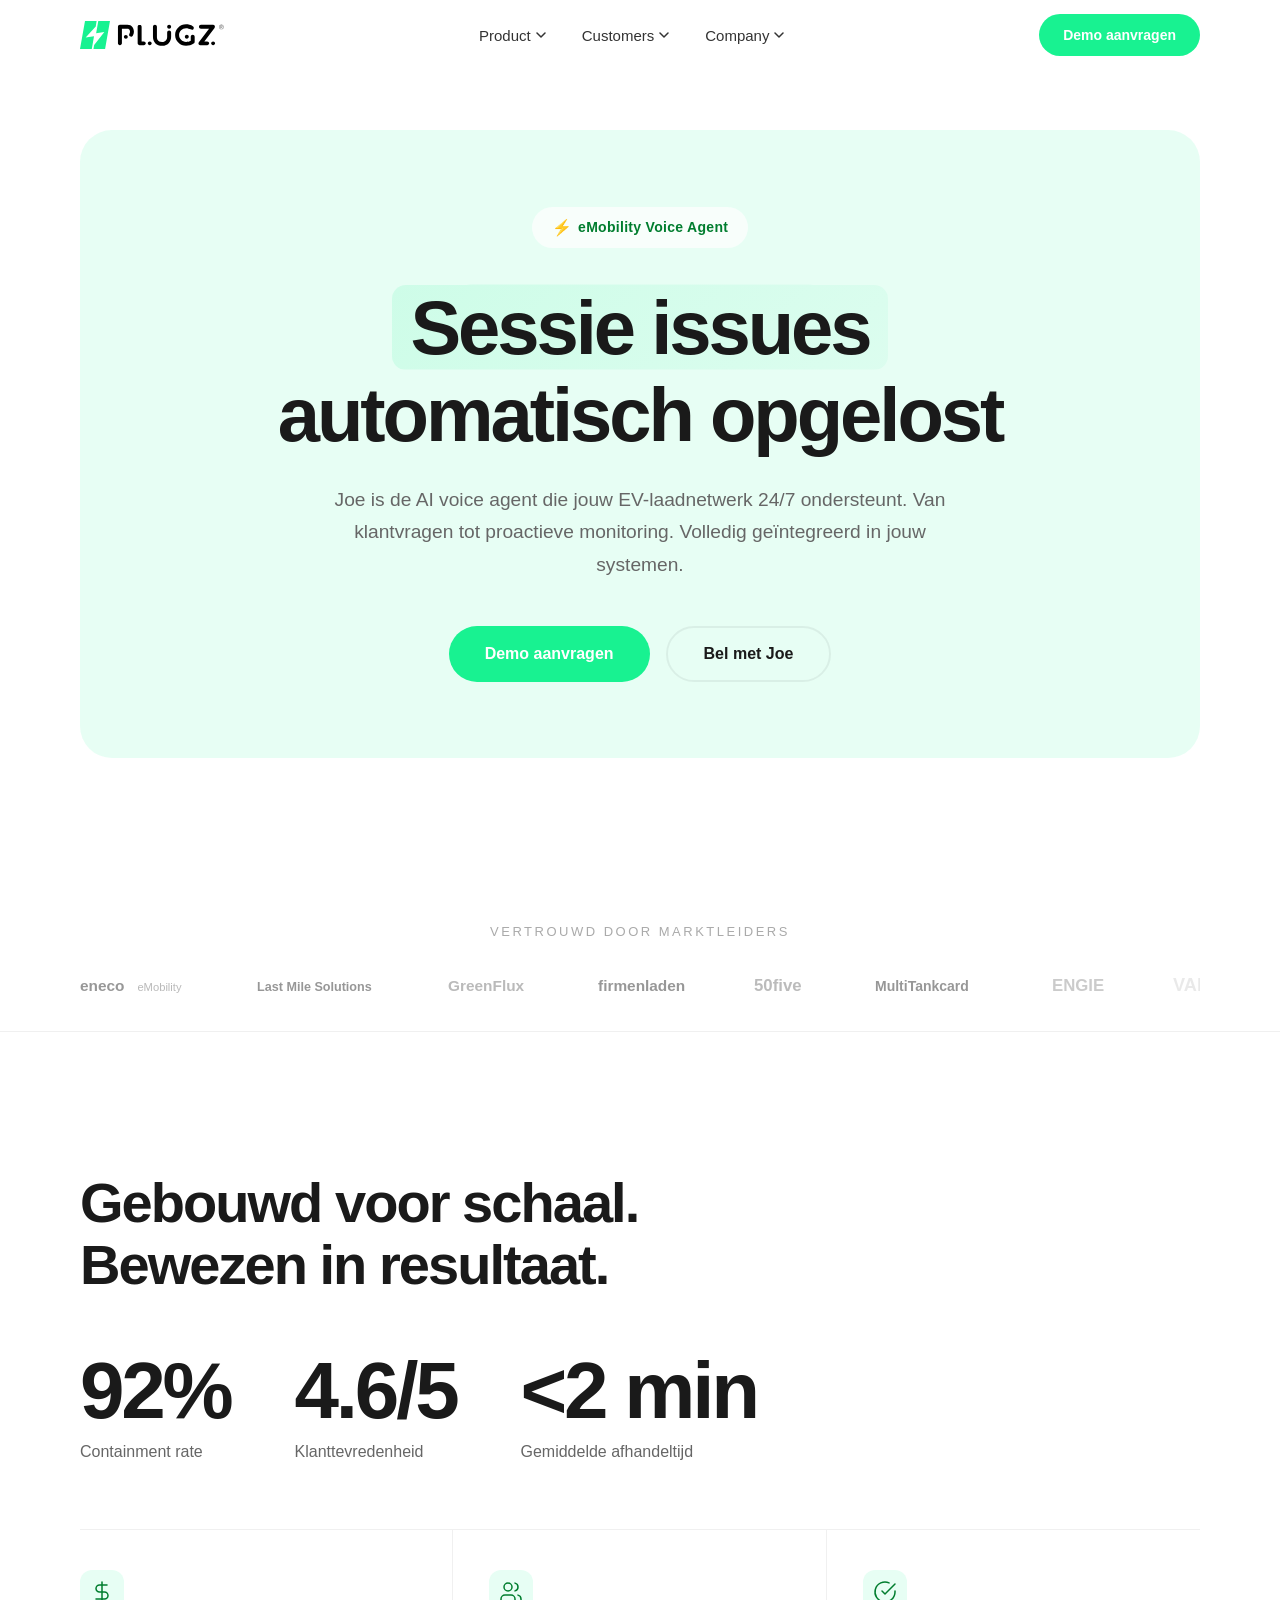
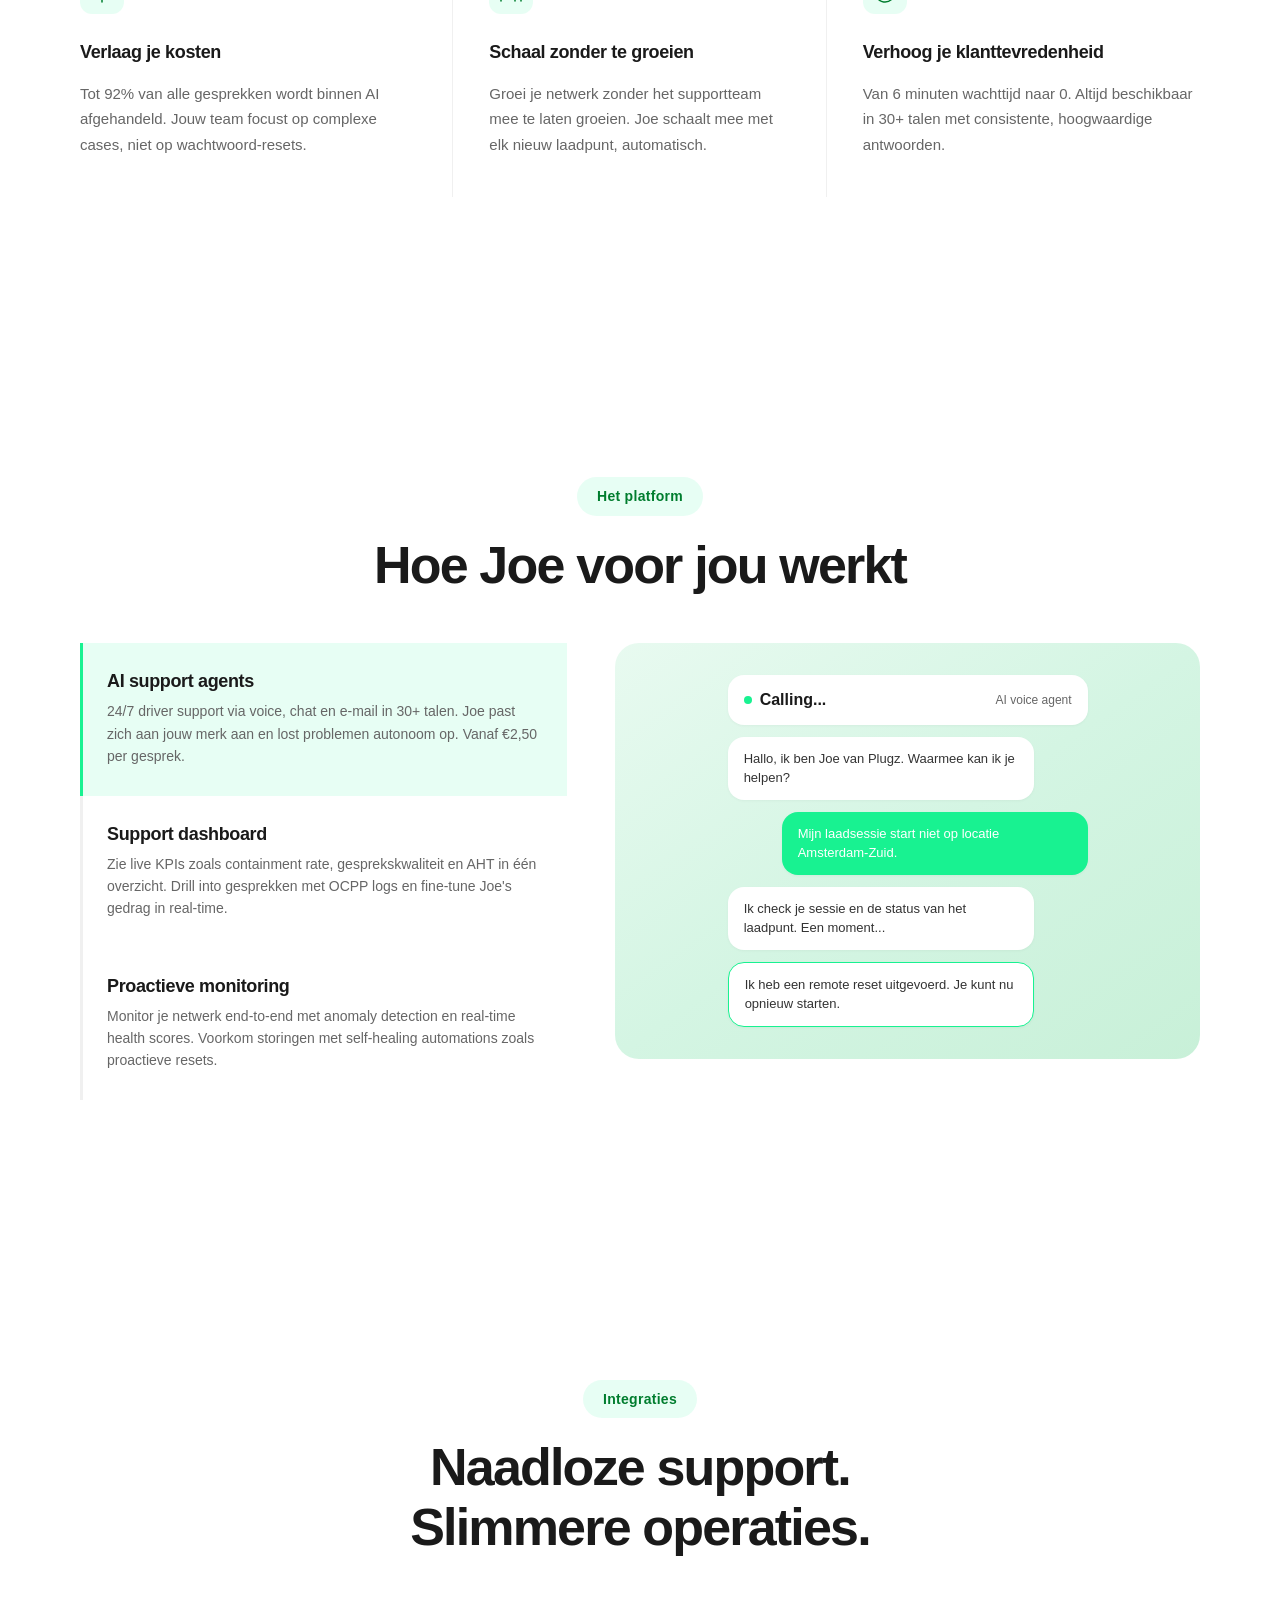
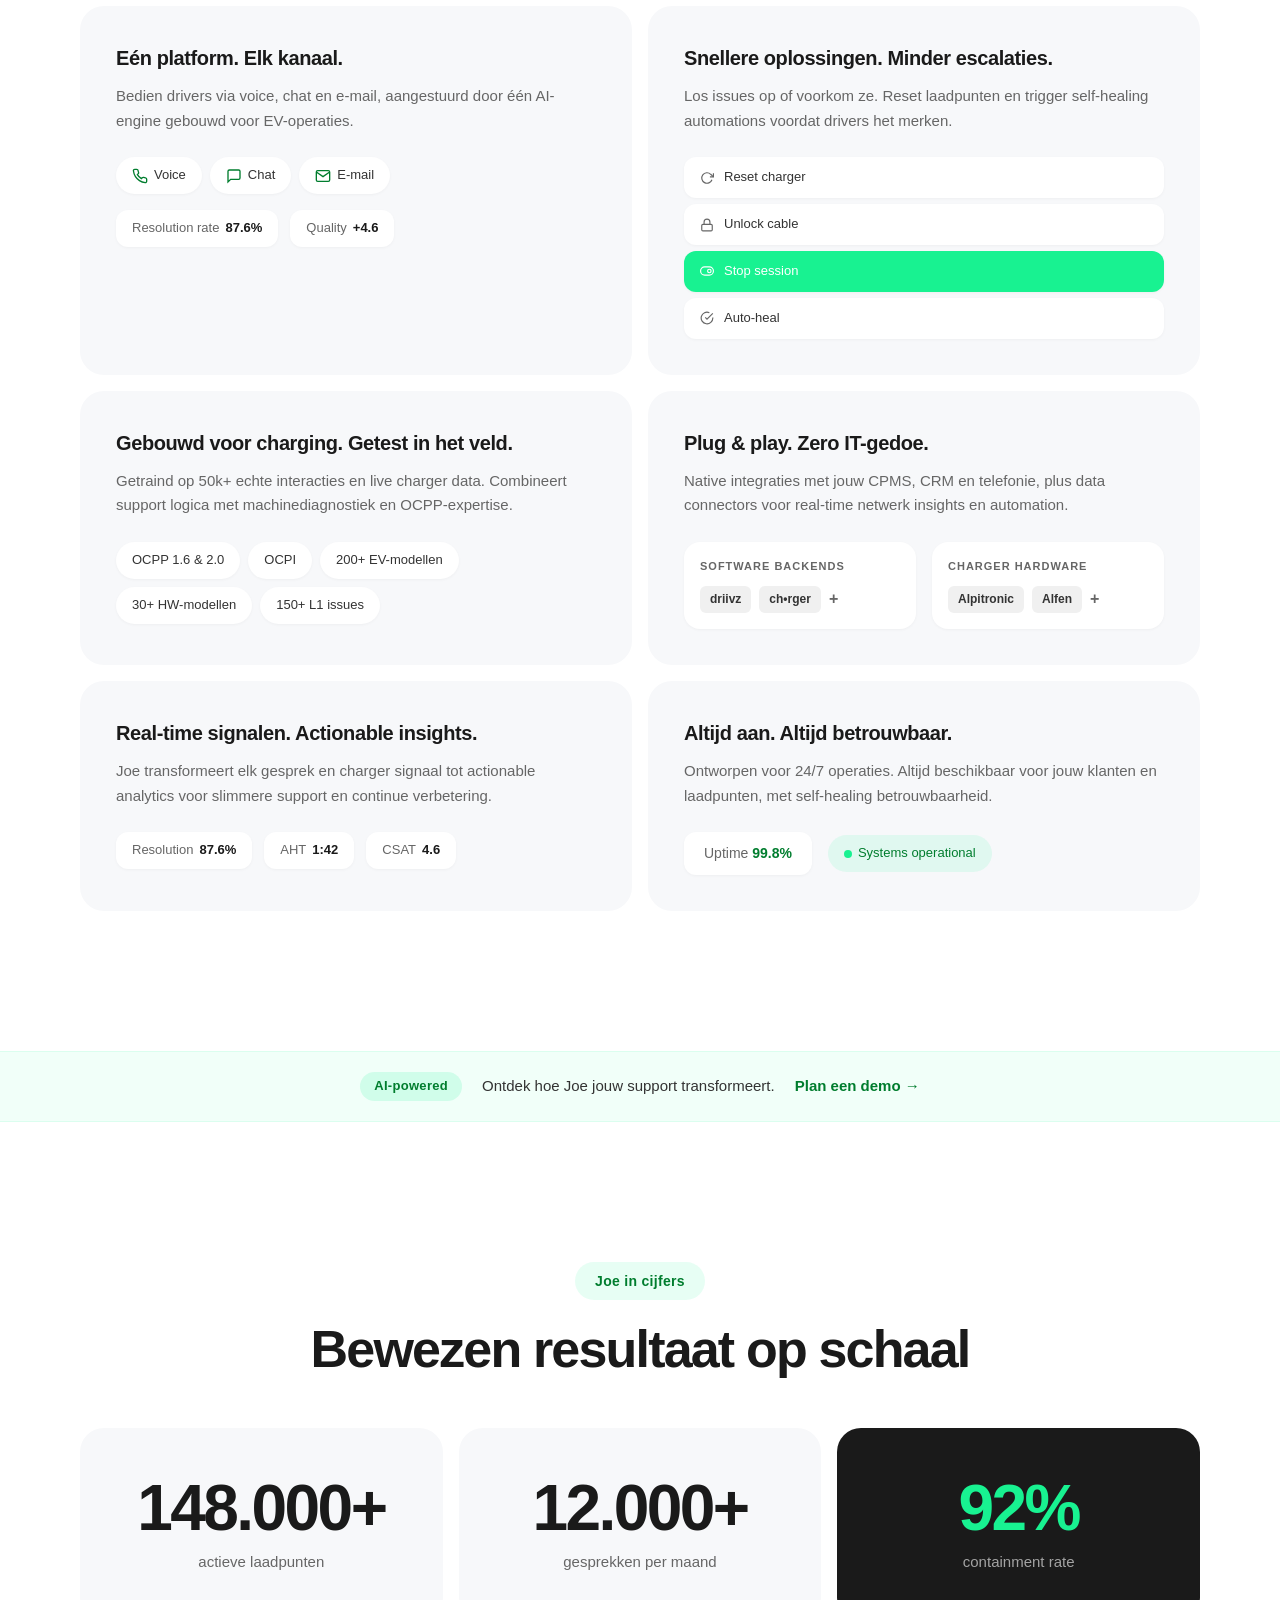
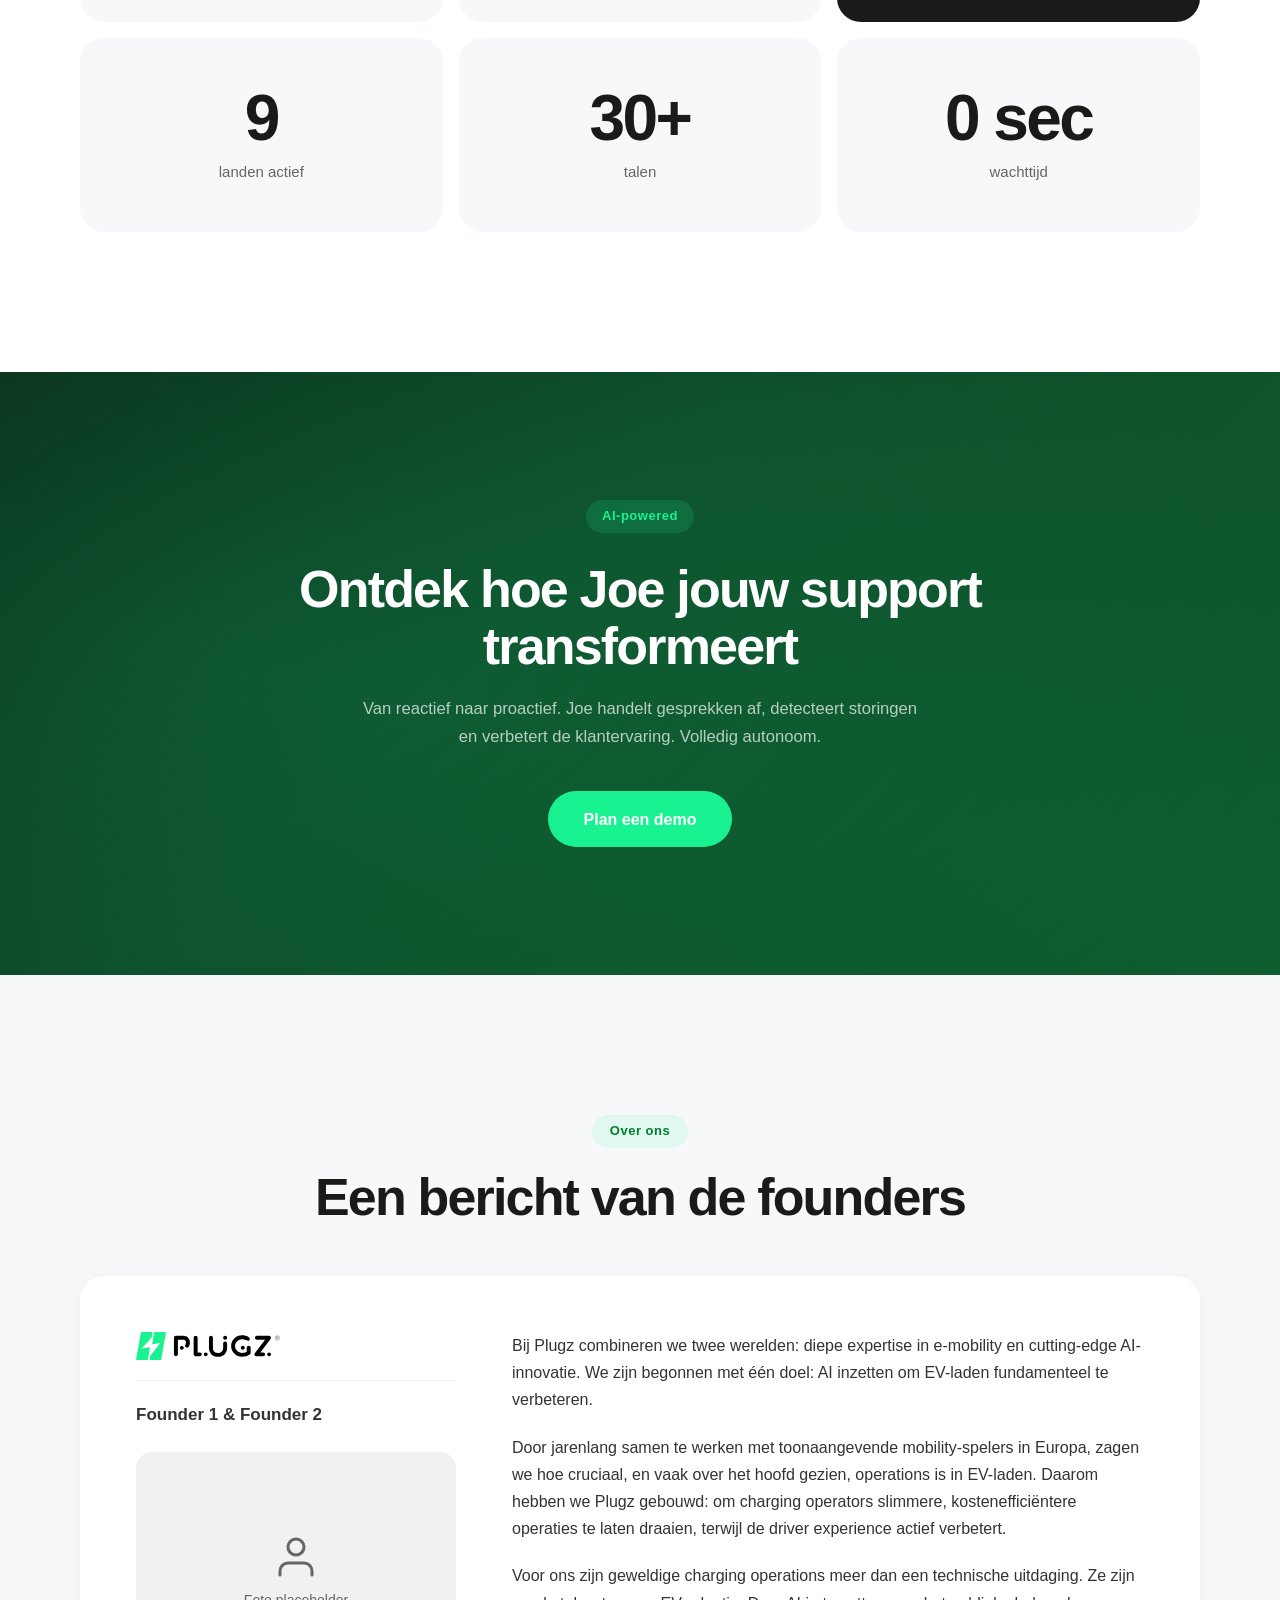
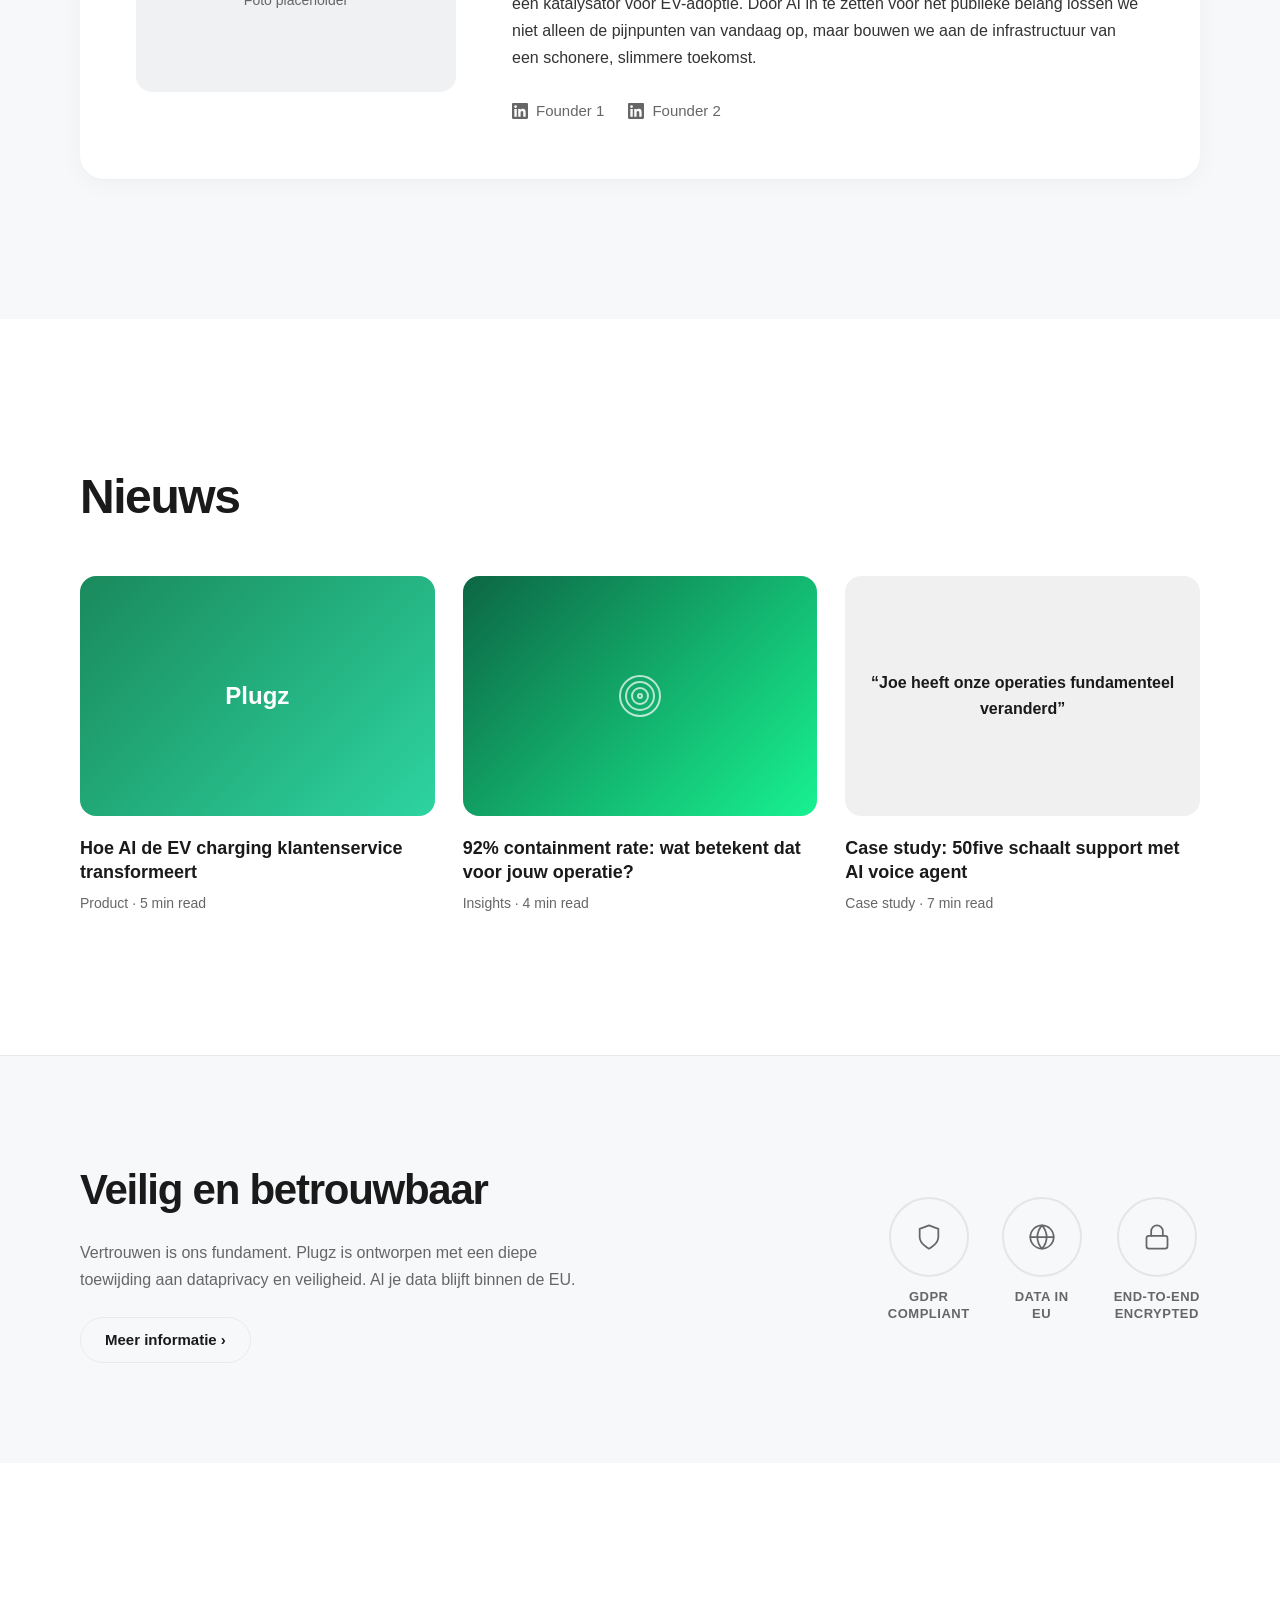
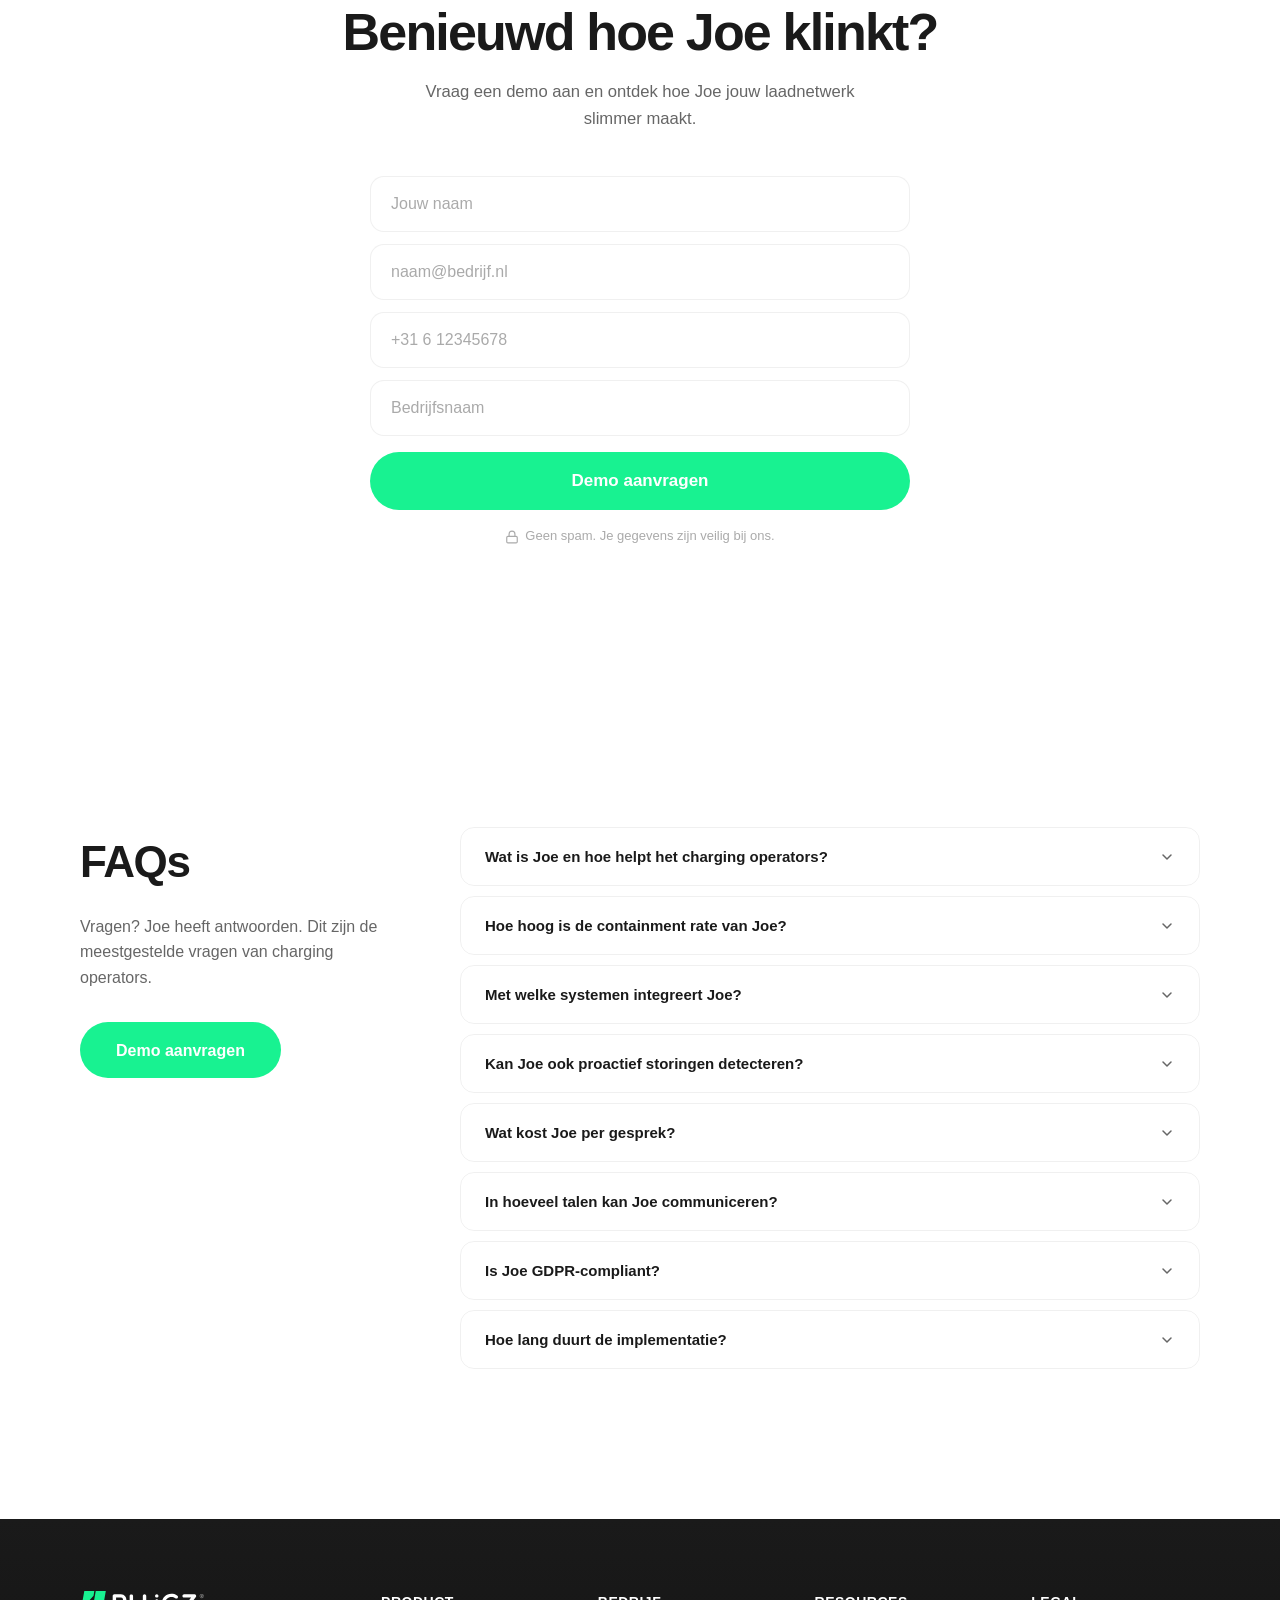
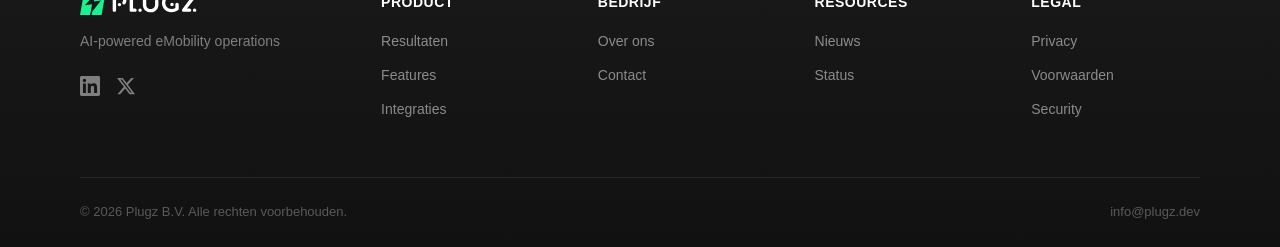
<file: index.html>
<!DOCTYPE html>
<html lang="nl">
<head>
  <meta charset="UTF-8">
  <meta name="viewport" content="width=device-width, initial-scale=1.0">
  <title>Joe - eMobility Voice Agent | Plugz</title>
  <meta name="description" content="Joe is de AI voice agent die EV charging operators 24/7 ondersteunt. 92% containment rate, 120.000+ laadpunten, 30+ talen. Vraag een demo aan.">
  <meta property="og:title" content="Joe - eMobility Voice Agent | Plugz">
  <meta property="og:description" content="Joe is de AI voice agent die EV charging operators 24/7 ondersteunt. Lagere kosten, hogere klanttevredenheid.">
  <meta property="og:url" content="https://joe.plugz.dev">
  <meta property="og:type" content="website">
  <meta property="og:image" content="https://joe.plugz.dev/assets/plugz-icon.svg">
  <meta name="twitter:card" content="summary_large_image">
  <meta name="theme-color" content="#18F291">
  <link rel="icon" href="assets/plugz-icon.svg" type="image/svg+xml">
  <link rel="stylesheet" href="styles.css">
</head>
<body>

  <!-- ===== NAVIGATION ===== -->
  <nav class="nav" role="navigation" aria-label="Hoofdnavigatie">
    <div class="container nav-inner">
      <a href="index.html" class="nav-logo" aria-label="Plugz home">
        <img src="assets/plugz-vol-zwart.svg" alt="Plugz" height="28">
      </a>

      <div class="nav-links">
        <div class="nav-dropdown">
          <button class="nav-dropdown-trigger">Product <svg width="10" height="6" viewBox="0 0 10 6" fill="none"><path d="M1 1l4 4 4-4" stroke="currentColor" stroke-width="1.5" stroke-linecap="round" stroke-linejoin="round"/></svg></button>
          <div class="nav-dropdown-menu">
            <a href="#resultaten" class="dropdown-item">
              <strong>Resultaten</strong>
              <span>Bewezen resultaat op schaal</span>
            </a>
            <a href="#features" class="dropdown-item">
              <strong>Features</strong>
              <span>Platform, dashboard &amp; monitoring</span>
            </a>
            <a href="#integraties" class="dropdown-item">
              <strong>Integraties</strong>
              <span>CPMS, CRM &amp; telefonie</span>
            </a>
          </div>
        </div>
        <div class="nav-dropdown">
          <button class="nav-dropdown-trigger nav-dropdown-trigger--active">Customers <svg width="10" height="6" viewBox="0 0 10 6" fill="none"><path d="M1 1l4 4 4-4" stroke="currentColor" stroke-width="1.5" stroke-linecap="round" stroke-linejoin="round"/></svg></button>
          <div class="nav-dropdown-menu nav-mega-menu">
            <div class="mega-menu-grid">
              <span class="mega-menu-label">Industries</span>
              <a href="cpms.html" class="dropdown-item">
                <strong>Charge Point Management Systems</strong>
                <span>Software backends &amp; CPMS-platforms</span>
              </a>
              <a href="cpo.html" class="dropdown-item">
                <strong>Charge Point Operators</strong>
                <span>Laadpunt exploitanten &amp; netwerken</span>
              </a>
              <a href="overheid.html" class="dropdown-item">
                <strong>Overheid &amp; Gemeente</strong>
                <span>Publieke laadinfrastructuur</span>
              </a>
              <a href="corporates.html" class="dropdown-item">
                <strong>Corporates</strong>
                <span>Wagenparkbeheer &amp; bedrijfsladen</span>
              </a>
            </div>
          </div>
        </div>
        <div class="nav-dropdown">
          <button class="nav-dropdown-trigger">Company <svg width="10" height="6" viewBox="0 0 10 6" fill="none"><path d="M1 1l4 4 4-4" stroke="currentColor" stroke-width="1.5" stroke-linecap="round" stroke-linejoin="round"/></svg></button>
          <div class="nav-dropdown-menu">
            <a href="#over-ons" class="dropdown-item">
              <strong>Over ons</strong>
              <span>Ons team en onze missie</span>
            </a>
            <a href="#contact" class="dropdown-item">
              <strong>Contact</strong>
              <span>Neem contact op</span>
            </a>
            <a href="#nieuws" class="dropdown-item">
              <strong>Nieuws</strong>
              <span>Artikelen &amp; inzichten</span>
            </a>
          </div>
        </div>
      </div>

      <a href="#contact" class="btn-nav">Demo aanvragen</a>

      <button class="hamburger" aria-label="Menu openen" aria-expanded="false">
        <span></span>
        <span></span>
        <span></span>
      </button>
    </div>
  </nav>

  <!-- Mobile menu -->
  <div class="mobile-menu" role="dialog" aria-label="Mobiel menu">
    <div class="mobile-menu-section">
      <span class="mobile-menu-label">Product</span>
      <a href="#resultaten">Resultaten</a>
      <a href="#features">Features</a>
      <a href="#integraties">Integraties</a>
    </div>
    <div class="mobile-menu-section">
      <span class="mobile-menu-label">Customers</span>
      <a href="cpms.html">Charge Point Management Systems</a>
      <a href="cpo.html">Charge Point Operators</a>
      <a href="overheid.html">Overheid &amp; Gemeente</a>
      <a href="corporates.html">Corporates</a>
    </div>
    <div class="mobile-menu-section">
      <span class="mobile-menu-label">Company</span>
      <a href="#over-ons">Over ons</a>
      <a href="#contact">Contact</a>
      <a href="#nieuws">Nieuws</a>
    </div>
    <a href="#contact" class="btn-primary">Demo aanvragen</a>
  </div>

  <!-- ===== HERO ===== -->
  <section class="hero" id="hero">
    <div class="container">
      <div class="hero-card fade-in">
        <span class="hero-badge"><span class="hero-badge-icon">&#9889;</span> eMobility Voice Agent</span>

        <h1 class="hero-heading">
          <span class="rotating-container">
            <span class="rotating-track" id="rotating-track">
              <span class="rotating-word active">Storingen</span>
              <span class="rotating-word">Sessie issues</span>
              <span class="rotating-word">Factuurvragen</span>
              <span class="rotating-word">Klantcontact</span>
              <span class="rotating-word">Status checks</span>
            </span>
          </span>
          <span class="hero-static">automatisch opgelost</span>
        </h1>

        <p class="hero-sub">
          Joe is de AI voice agent die jouw EV-laadnetwerk 24/7 ondersteunt.
          Van klantvragen tot proactieve monitoring. Volledig ge&iuml;ntegreerd in jouw systemen.
        </p>

        <div class="hero-ctas">
          <a href="#contact" class="btn-primary">Demo aanvragen</a>
          <a href="#features" class="btn-secondary">Bel met Joe</a>
        </div>
      </div>
    </div>
  </section>

  <!-- ===== SOCIAL PROOF ===== -->
  <section class="social-proof">
    <div class="container">
      <p class="social-proof-label fade-in">Vertrouwd door marktleiders</p>
      <div class="marquee-track fade-in">
        <div class="marquee-content">
          <img src="assets/logos/eneco-emobility.svg" alt="Eneco eMobility" height="28">
          <img src="assets/logos/last-mile-solutions.svg" alt="Last Mile Solutions" height="24">
          <img src="assets/logos/greenflux.svg" alt="GreenFlux" height="26">
          <img src="assets/logos/firmenladen.svg" alt="Firmenladen" height="26">
          <img src="assets/logos/50five.svg" alt="50five" height="26">
          <img src="assets/logos/multitankcard.svg" alt="MultiTankcard" height="24">
          <img src="assets/logos/engie.svg" alt="Engie" height="26">
          <img src="assets/logos/vab.svg" alt="VAB" height="28">
          <!-- duplicate for seamless loop -->
          <img src="assets/logos/eneco-emobility.svg" alt="Eneco eMobility" height="28">
          <img src="assets/logos/last-mile-solutions.svg" alt="Last Mile Solutions" height="24">
          <img src="assets/logos/greenflux.svg" alt="GreenFlux" height="26">
          <img src="assets/logos/firmenladen.svg" alt="Firmenladen" height="26">
          <img src="assets/logos/50five.svg" alt="50five" height="26">
          <img src="assets/logos/multitankcard.svg" alt="MultiTankcard" height="24">
          <img src="assets/logos/engie.svg" alt="Engie" height="26">
          <img src="assets/logos/vab.svg" alt="VAB" height="28">
        </div>
      </div>
    </div>
  </section>

  <!-- ===== RESULTS ===== -->
  <section class="problem" id="resultaten">
    <div class="container">
      <h2 class="problem-heading fade-in">Gebouwd voor schaal.<br>Bewezen in resultaat.</h2>

      <div class="problem-stats fade-in">
        <div class="problem-stat">
          <div class="problem-stat-number" data-target="92" data-suffix="%" data-decimals="0">0%</div>
          <p class="problem-stat-label">Containment rate</p>
        </div>
        <div class="problem-stat">
          <div class="problem-stat-number" data-target="4.6" data-suffix="/5" data-decimals="1">0/5</div>
          <p class="problem-stat-label">Klanttevredenheid</p>
        </div>
        <div class="problem-stat">
          <div class="problem-stat-number" data-target="2" data-prefix="<" data-suffix=" min" data-decimals="0">&lt;0 min</div>
          <p class="problem-stat-label">Gemiddelde afhandeltijd</p>
        </div>
      </div>

      <div class="problem-cards fade-in">
        <div class="problem-card">
          <div class="problem-card-icon">
            <svg width="24" height="24" viewBox="0 0 24 24" fill="none" stroke="currentColor" stroke-width="1.5" stroke-linecap="round" stroke-linejoin="round"><path d="M12 2v20M17 5H9.5a3.5 3.5 0 0 0 0 7h5a3.5 3.5 0 0 1 0 7H6"/></svg>
          </div>
          <h3>Verlaag je kosten</h3>
          <p>Tot 92% van alle gesprekken wordt binnen AI afgehandeld. Jouw team focust op complexe cases, niet op wachtwoord-resets.</p>
        </div>
        <div class="problem-card">
          <div class="problem-card-icon">
            <svg width="24" height="24" viewBox="0 0 24 24" fill="none" stroke="currentColor" stroke-width="1.5" stroke-linecap="round" stroke-linejoin="round"><path d="M16 21v-2a4 4 0 0 0-4-4H6a4 4 0 0 0-4 4v2"/><circle cx="9" cy="7" r="4"/><path d="M22 21v-2a4 4 0 0 0-3-3.87"/><path d="M16 3.13a4 4 0 0 1 0 7.75"/></svg>
          </div>
          <h3>Schaal zonder te groeien</h3>
          <p>Groei je netwerk zonder het supportteam mee te laten groeien. Joe schaalt mee met elk nieuw laadpunt, automatisch.</p>
        </div>
        <div class="problem-card">
          <div class="problem-card-icon">
            <svg width="24" height="24" viewBox="0 0 24 24" fill="none" stroke="currentColor" stroke-width="1.5" stroke-linecap="round" stroke-linejoin="round"><path d="M22 11.08V12a10 10 0 1 1-5.93-9.14"/><polyline points="22 4 12 14.01 9 11.01"/></svg>
          </div>
          <h3>Verhoog je klanttevredenheid</h3>
          <p>Van 6 minuten wachttijd naar 0. Altijd beschikbaar in 30+ talen met consistente, hoogwaardige antwoorden.</p>
        </div>
      </div>
    </div>
  </section>

  <!-- ===== FEATURES ===== -->
  <section class="features" id="features">
    <div class="container">
      <span class="features-badge fade-in">Het platform</span>
      <h2 class="section-heading fade-in">Hoe Joe voor jou werkt</h2>

      <!-- Desktop: tab/visual split | Mobile: stacking cards -->
      <div class="features-ecosystem fade-in">
        <div class="features-tabs">
          <button class="feature-tab active" data-tab="0">
            <h3>AI support agents</h3>
            <p>24/7 driver support via voice, chat en e-mail in 30+ talen. Joe past zich aan jouw merk aan en lost problemen autonoom op. Vanaf &euro;2,50 per gesprek.</p>
            <!-- Mobile inline visual -->
            <div class="feature-inline-visual">
              <div class="visual-mockup">
                <div class="visual-chat">
                  <div class="chat-header">
                    <span class="chat-status"></span>
                    Calling... <span class="chat-label">AI voice agent</span>
                  </div>
                  <div class="chat-bubble agent">Hallo, ik ben Joe van Plugz. Waarmee kan ik je helpen?</div>
                  <div class="chat-bubble user">Mijn laadsessie start niet op locatie Amsterdam-Zuid.</div>
                  <div class="chat-bubble agent">Ik check je sessie en de status van het laadpunt. Een moment...</div>
                  <div class="chat-bubble agent resolved">Ik heb een remote reset uitgevoerd. Je kunt nu opnieuw starten.</div>
                </div>
              </div>
            </div>
          </button>
          <button class="feature-tab" data-tab="1">
            <h3>Support dashboard</h3>
            <p>Zie live KPIs zoals containment rate, gesprekskwaliteit en AHT in &eacute;&eacute;n overzicht. Drill into gesprekken met OCPP logs en fine-tune Joe's gedrag in real-time.</p>
            <!-- Mobile inline visual -->
            <div class="feature-inline-visual">
              <div class="visual-mockup">
                <div class="visual-dashboard">
                  <div class="dash-row">
                    <div class="dash-kpi"><span class="dash-kpi-num">92%</span><span class="dash-kpi-label">Containment</span></div>
                    <div class="dash-kpi"><span class="dash-kpi-num">4.6</span><span class="dash-kpi-label">CSAT score</span></div>
                    <div class="dash-kpi"><span class="dash-kpi-num">1:42</span><span class="dash-kpi-label">Avg handle time</span></div>
                  </div>
                  <div class="dash-bar-chart">
                    <div class="dash-bar" style="height:70%"></div>
                    <div class="dash-bar" style="height:85%"></div>
                    <div class="dash-bar" style="height:60%"></div>
                    <div class="dash-bar" style="height:92%"></div>
                    <div class="dash-bar" style="height:78%"></div>
                    <div class="dash-bar" style="height:88%"></div>
                    <div class="dash-bar" style="height:95%"></div>
                  </div>
                </div>
              </div>
            </div>
          </button>
          <button class="feature-tab" data-tab="2">
            <h3>Proactieve monitoring</h3>
            <p>Monitor je netwerk end-to-end met anomaly detection en real-time health scores. Voorkom storingen met self-healing automations zoals proactieve resets.</p>
            <!-- Mobile inline visual -->
            <div class="feature-inline-visual">
              <div class="visual-mockup">
                <div class="visual-monitoring">
                  <div class="monitor-header">Network Health</div>
                  <div class="monitor-grid">
                    <div class="monitor-node ok"><span>AMS-01</span><span class="monitor-dot green"></span></div>
                    <div class="monitor-node ok"><span>RTD-03</span><span class="monitor-dot green"></span></div>
                    <div class="monitor-node warn"><span>UTR-07</span><span class="monitor-dot orange"></span></div>
                    <div class="monitor-node ok"><span>DEN-12</span><span class="monitor-dot green"></span></div>
                    <div class="monitor-node ok"><span>EHV-02</span><span class="monitor-dot green"></span></div>
                    <div class="monitor-node reset"><span>GRN-05</span><span class="monitor-dot blue"></span></div>
                  </div>
                  <div class="monitor-alert">
                    <svg width="16" height="16" viewBox="0 0 24 24" fill="none" stroke="currentColor" stroke-width="2"><path d="M10.29 3.86L1.82 18a2 2 0 0 0 1.71 3h16.94a2 2 0 0 0 1.71-3L13.71 3.86a2 2 0 0 0-3.42 0z"/><line x1="12" y1="9" x2="12" y2="13"/><line x1="12" y1="17" x2="12.01" y2="17"/></svg>
                    UTR-07: Anomaly detected, auto-reset initiated
                  </div>
                </div>
              </div>
            </div>
          </button>
        </div>
        <!-- Desktop-only visual panel (hidden on mobile) -->
        <div class="features-visual">
          <div class="feature-visual-panel active" data-panel="0">
            <div class="visual-mockup">
              <div class="visual-chat">
                <div class="chat-header">
                  <span class="chat-status"></span>
                  Calling... <span class="chat-label">AI voice agent</span>
                </div>
                <div class="chat-bubble agent">Hallo, ik ben Joe van Plugz. Waarmee kan ik je helpen?</div>
                <div class="chat-bubble user">Mijn laadsessie start niet op locatie Amsterdam-Zuid.</div>
                <div class="chat-bubble agent">Ik check je sessie en de status van het laadpunt. Een moment...</div>
                <div class="chat-bubble agent resolved">Ik heb een remote reset uitgevoerd. Je kunt nu opnieuw starten.</div>
              </div>
            </div>
          </div>
          <div class="feature-visual-panel" data-panel="1">
            <div class="visual-mockup">
              <div class="visual-dashboard">
                <div class="dash-row">
                  <div class="dash-kpi"><span class="dash-kpi-num">92%</span><span class="dash-kpi-label">Containment</span></div>
                  <div class="dash-kpi"><span class="dash-kpi-num">4.6</span><span class="dash-kpi-label">CSAT score</span></div>
                  <div class="dash-kpi"><span class="dash-kpi-num">1:42</span><span class="dash-kpi-label">Avg handle time</span></div>
                </div>
                <div class="dash-bar-chart">
                  <div class="dash-bar" style="height:70%"></div>
                  <div class="dash-bar" style="height:85%"></div>
                  <div class="dash-bar" style="height:60%"></div>
                  <div class="dash-bar" style="height:92%"></div>
                  <div class="dash-bar" style="height:78%"></div>
                  <div class="dash-bar" style="height:88%"></div>
                  <div class="dash-bar" style="height:95%"></div>
                </div>
              </div>
            </div>
          </div>
          <div class="feature-visual-panel" data-panel="2">
            <div class="visual-mockup">
              <div class="visual-monitoring">
                <div class="monitor-header">Network Health</div>
                <div class="monitor-grid">
                  <div class="monitor-node ok"><span>AMS-01</span><span class="monitor-dot green"></span></div>
                  <div class="monitor-node ok"><span>RTD-03</span><span class="monitor-dot green"></span></div>
                  <div class="monitor-node warn"><span>UTR-07</span><span class="monitor-dot orange"></span></div>
                  <div class="monitor-node ok"><span>DEN-12</span><span class="monitor-dot green"></span></div>
                  <div class="monitor-node ok"><span>EHV-02</span><span class="monitor-dot green"></span></div>
                  <div class="monitor-node reset"><span>GRN-05</span><span class="monitor-dot blue"></span></div>
                </div>
                <div class="monitor-alert">
                  <svg width="16" height="16" viewBox="0 0 24 24" fill="none" stroke="currentColor" stroke-width="2"><path d="M10.29 3.86L1.82 18a2 2 0 0 0 1.71 3h16.94a2 2 0 0 0 1.71-3L13.71 3.86a2 2 0 0 0-3.42 0z"/><line x1="12" y1="9" x2="12" y2="13"/><line x1="12" y1="17" x2="12.01" y2="17"/></svg>
                  UTR-07: Anomaly detected, auto-reset initiated
                </div>
              </div>
            </div>
          </div>
        </div>
      </div>
    </div>
  </section>

  <!-- ===== INTEGRATION ===== -->
  <section class="integration" id="integraties">
    <div class="container">
      <span class="features-badge fade-in">Integraties</span>
      <h2 class="section-heading fade-in">Naadloze support.<br>Slimmere operaties.</h2>

      <div class="bento-features fade-in">
        <!-- Row 1: two equal cards -->
        <div class="bento-feature-card">
          <h3>E&eacute;n platform. Elk kanaal.</h3>
          <p>Bedien drivers via voice, chat en e-mail, aangestuurd door &eacute;&eacute;n AI-engine gebouwd voor EV-operaties.</p>
          <div class="bento-feature-visual">
            <div class="bento-channels">
              <div class="channel-pill"><svg width="16" height="16" viewBox="0 0 24 24" fill="none" stroke="currentColor" stroke-width="2"><path d="M22 16.92v3a2 2 0 0 1-2.18 2 19.79 19.79 0 0 1-8.63-3.07 19.5 19.5 0 0 1-6-6 19.79 19.79 0 0 1-3.07-8.67A2 2 0 0 1 4.11 2h3a2 2 0 0 1 2 1.72c.127.96.361 1.903.7 2.81a2 2 0 0 1-.45 2.11L8.09 9.91a16 16 0 0 0 6 6l1.27-1.27a2 2 0 0 1 2.11-.45c.907.339 1.85.573 2.81.7A2 2 0 0 1 22 16.92z"/></svg> Voice</div>
              <div class="channel-pill"><svg width="16" height="16" viewBox="0 0 24 24" fill="none" stroke="currentColor" stroke-width="2"><path d="M21 15a2 2 0 0 1-2 2H7l-4 4V5a2 2 0 0 1 2-2h14a2 2 0 0 1 2 2z"/></svg> Chat</div>
              <div class="channel-pill"><svg width="16" height="16" viewBox="0 0 24 24" fill="none" stroke="currentColor" stroke-width="2"><path d="M4 4h16c1.1 0 2 .9 2 2v12c0 1.1-.9 2-2 2H4c-1.1 0-2-.9-2-2V6c0-1.1.9-2 2-2z"/><polyline points="22,6 12,13 2,6"/></svg> E-mail</div>
            </div>
            <div class="bento-kpi-row">
              <span class="bento-mini-kpi">Resolution rate <strong>87.6%</strong></span>
              <span class="bento-mini-kpi">Quality <strong>+4.6</strong></span>
            </div>
          </div>
        </div>
        <div class="bento-feature-card">
          <h3>Snellere oplossingen. Minder escalaties.</h3>
          <p>Los issues op of voorkom ze. Reset laadpunten en trigger self-healing automations voordat drivers het merken.</p>
          <div class="bento-feature-visual">
            <div class="bento-actions">
              <div class="action-item"><svg width="14" height="14" viewBox="0 0 24 24" fill="none" stroke="currentColor" stroke-width="2"><polyline points="23 4 23 10 17 10"/><path d="M20.49 15a9 9 0 1 1-2.12-9.36L23 10"/></svg> Reset charger</div>
              <div class="action-item"><svg width="14" height="14" viewBox="0 0 24 24" fill="none" stroke="currentColor" stroke-width="2"><rect x="3" y="11" width="18" height="11" rx="2" ry="2"/><path d="M7 11V7a5 5 0 0 1 10 0v4"/></svg> Unlock cable</div>
              <div class="action-item action-highlight"><svg width="14" height="14" viewBox="0 0 24 24" fill="none" stroke="currentColor" stroke-width="2"><rect x="1" y="5" width="22" height="14" rx="7" ry="7"/><circle cx="16" cy="12" r="3"/></svg> Stop session</div>
              <div class="action-item"><svg width="14" height="14" viewBox="0 0 24 24" fill="none" stroke="currentColor" stroke-width="2"><path d="M22 11.08V12a10 10 0 1 1-5.93-9.14"/><polyline points="22 4 12 14.01 9 11.01"/></svg> Auto-heal</div>
            </div>
          </div>
        </div>

        <!-- Row 2: two equal cards -->
        <div class="bento-feature-card">
          <h3>Gebouwd voor charging. Getest in het veld.</h3>
          <p>Getraind op 50k+ echte interacties en live charger data. Combineert support logica met machinediagnostiek en OCPP-expertise.</p>
          <div class="bento-feature-visual">
            <div class="bento-tech-badges">
              <span class="tech-badge">OCPP 1.6 &amp; 2.0</span>
              <span class="tech-badge">OCPI</span>
              <span class="tech-badge">200+ EV-modellen</span>
              <span class="tech-badge">30+ HW-modellen</span>
              <span class="tech-badge">150+ L1 issues</span>
            </div>
          </div>
        </div>
        <div class="bento-feature-card">
          <h3>Plug &amp; play. Zero IT-gedoe.</h3>
          <p>Native integraties met jouw CPMS, CRM en telefonie, plus data connectors voor real-time netwerk insights en automation.</p>
          <div class="bento-feature-visual">
            <div class="bento-integrations">
              <div class="integration-group">
                <span class="integration-group-label">Software backends</span>
                <div class="integration-logos">
                  <span class="int-logo">driivz</span>
                  <span class="int-logo">ch&bull;rger</span>
                  <span class="int-logo-plus">+</span>
                </div>
              </div>
              <div class="integration-group">
                <span class="integration-group-label">Charger hardware</span>
                <div class="integration-logos">
                  <span class="int-logo">Alpitronic</span>
                  <span class="int-logo">Alfen</span>
                  <span class="int-logo-plus">+</span>
                </div>
              </div>
            </div>
          </div>
        </div>

        <!-- Row 3: two equal cards -->
        <div class="bento-feature-card">
          <h3>Real-time signalen. Actionable insights.</h3>
          <p>Joe transformeert elk gesprek en charger signaal tot actionable analytics voor slimmere support en continue verbetering.</p>
          <div class="bento-feature-visual">
            <div class="bento-kpi-row">
              <span class="bento-mini-kpi">Resolution <strong>87.6%</strong></span>
              <span class="bento-mini-kpi">AHT <strong>1:42</strong></span>
              <span class="bento-mini-kpi">CSAT <strong>4.6</strong></span>
            </div>
          </div>
        </div>
        <div class="bento-feature-card">
          <h3>Altijd aan. Altijd betrouwbaar.</h3>
          <p>Ontworpen voor 24/7 operaties. Altijd beschikbaar voor jouw klanten en laadpunten, met self-healing betrouwbaarheid.</p>
          <div class="bento-feature-visual">
            <div class="bento-uptime">
              <span class="uptime-badge">Uptime <strong>99.8%</strong></span>
              <span class="uptime-status">Systems operational</span>
            </div>
          </div>
        </div>
      </div>
    </div>
  </section>

  <!-- ===== STRIP CTA ===== -->
  <section class="strip-cta fade-in">
    <div class="container strip-cta-inner">
      <span class="strip-cta-badge">AI-powered</span>
      <p class="strip-cta-text">Ontdek hoe Joe jouw support transformeert.</p>
      <a href="#contact" class="strip-cta-link">Plan een demo &rarr;</a>
    </div>
  </section>

  <!-- ===== METRICS ===== -->
  <section class="metrics">
    <div class="container">
      <span class="metrics-eyebrow fade-in">Joe in cijfers</span>
      <h2 class="section-heading fade-in">Bewezen resultaat op schaal</h2>
      <div class="metrics-bento fade-in">
        <div class="bento-card bento-large">
          <div class="bento-number">148.000+</div>
          <p class="bento-label">actieve laadpunten</p>
        </div>
        <div class="bento-card bento-medium">
          <div class="bento-number">12.000+</div>
          <p class="bento-label">gesprekken per maand</p>
        </div>
        <div class="bento-card bento-accent">
          <div class="bento-number">92%</div>
          <p class="bento-label">containment rate</p>
        </div>
        <div class="bento-card bento-medium">
          <div class="bento-number">9</div>
          <p class="bento-label">landen actief</p>
        </div>
        <div class="bento-card bento-small">
          <div class="bento-number">30+</div>
          <p class="bento-label">talen</p>
        </div>
        <div class="bento-card bento-small">
          <div class="bento-number">0 sec</div>
          <p class="bento-label">wachttijd</p>
        </div>
      </div>
    </div>
  </section>

  <!-- ===== BREAK CTA ===== -->
  <section class="break-cta fade-in">
    <div class="break-cta-inner">
      <span class="break-cta-badge">AI-powered</span>
      <h2 class="break-cta-heading">Ontdek hoe Joe jouw support transformeert</h2>
      <p class="break-cta-sub">Van reactief naar proactief. Joe handelt gesprekken af, detecteert storingen en verbetert de klantervaring. Volledig autonoom.</p>
      <a href="#contact" class="btn-primary btn-break">Plan een demo</a>
    </div>
  </section>

  <!-- ===== ABOUT US ===== -->
  <section class="about-us" id="over-ons">
    <div class="container">
      <span class="about-badge fade-in">Over ons</span>
      <h2 class="section-heading fade-in">Een bericht van de founders</h2>

      <div class="about-card fade-in">
        <div class="about-left">
          <a href="#" class="about-logo" aria-label="Plugz home">
            <img src="assets/plugz-vol-zwart.svg" alt="Plugz" height="28">
          </a>
          <div class="about-divider"></div>
          <p class="about-founders-names"><strong>Founder 1 &amp; Founder 2</strong></p>
          <div class="about-photo-placeholder">
            <svg width="48" height="48" viewBox="0 0 24 24" fill="none" stroke="currentColor" stroke-width="1.5" stroke-linecap="round" stroke-linejoin="round"><path d="M20 21v-2a4 4 0 0 0-4-4H8a4 4 0 0 0-4 4v2"/><circle cx="12" cy="7" r="4"/></svg>
            <span>Foto placeholder</span>
          </div>
        </div>
        <div class="about-right">
          <p>Bij Plugz combineren we twee werelden: diepe expertise in e-mobility en cutting-edge AI-innovatie. We zijn begonnen met &eacute;&eacute;n doel: AI inzetten om EV-laden fundamenteel te verbeteren.</p>
          <p>Door jarenlang samen te werken met toonaangevende mobility-spelers in Europa, zagen we hoe cruciaal, en vaak over het hoofd gezien, operations is in EV-laden. Daarom hebben we Plugz gebouwd: om charging operators slimmere, kosteneffici&euml;ntere operaties te laten draaien, terwijl de driver experience actief verbetert.</p>
          <p>Voor ons zijn geweldige charging operations meer dan een technische uitdaging. Ze zijn een katalysator voor EV-adoptie. Door AI in te zetten voor het publieke belang lossen we niet alleen de pijnpunten van vandaag op, maar bouwen we aan de infrastructuur van een schonere, slimmere toekomst.</p>
          <div class="about-linkedin-links">
            <a href="#" class="about-linkedin"><svg width="16" height="16" viewBox="0 0 24 24" fill="currentColor"><path d="M20.447 20.452h-3.554v-5.569c0-1.328-.027-3.037-1.852-3.037-1.853 0-2.136 1.445-2.136 2.939v5.667H9.351V9h3.414v1.561h.046c.477-.9 1.637-1.85 3.37-1.85 3.601 0 4.267 2.37 4.267 5.455v6.286zM5.337 7.433a2.062 2.062 0 0 1-2.063-2.065 2.064 2.064 0 1 1 2.063 2.065zm1.782 13.019H3.555V9h3.564v11.452zM22.225 0H1.771C.792 0 0 .774 0 1.729v20.542C0 23.227.792 24 1.771 24h20.451C23.2 24 24 23.227 24 22.271V1.729C24 .774 23.2 0 22.222 0h.003z"/></svg> Founder 1</a>
            <a href="#" class="about-linkedin"><svg width="16" height="16" viewBox="0 0 24 24" fill="currentColor"><path d="M20.447 20.452h-3.554v-5.569c0-1.328-.027-3.037-1.852-3.037-1.853 0-2.136 1.445-2.136 2.939v5.667H9.351V9h3.414v1.561h.046c.477-.9 1.637-1.85 3.37-1.85 3.601 0 4.267 2.37 4.267 5.455v6.286zM5.337 7.433a2.062 2.062 0 0 1-2.063-2.065 2.064 2.064 0 1 1 2.063 2.065zm1.782 13.019H3.555V9h3.564v11.452zM22.225 0H1.771C.792 0 0 .774 0 1.729v20.542C0 23.227.792 24 1.771 24h20.451C23.2 24 24 23.227 24 22.271V1.729C24 .774 23.2 0 22.222 0h.003z"/></svg> Founder 2</a>
          </div>
        </div>
      </div>
    </div>
  </section>

  <!-- ===== NEWS ===== -->
  <section class="news" id="nieuws">
    <div class="container">
      <div class="news-header fade-in">
        <h2 class="news-heading">Nieuws</h2>
      </div>
      <div class="news-grid fade-in">
        <a href="#" class="news-card" data-modal="modal-article-1">
          <div class="news-card-image" style="background: linear-gradient(135deg, #1a8a5c 0%, #2dd4a0 100%);">
            <span class="news-card-logo">Plugz</span>
          </div>
          <h3>Hoe AI de EV charging klantenservice transformeert</h3>
          <p class="news-card-meta">Product · 5 min read</p>
        </a>
        <a href="#" class="news-card" data-modal="modal-article-2">
          <div class="news-card-image" style="background: linear-gradient(135deg, #0d6644 0%, #18F291 100%);">
            <svg class="news-card-icon" width="48" height="48" viewBox="0 0 24 24" fill="none" stroke="rgba(255,255,255,0.7)" stroke-width="1"><circle cx="12" cy="12" r="10"/><circle cx="12" cy="12" r="7"/><circle cx="12" cy="12" r="4"/><circle cx="12" cy="12" r="1"/></svg>
          </div>
          <h3>92% containment rate: wat betekent dat voor jouw operatie?</h3>
          <p class="news-card-meta">Insights · 4 min read</p>
        </a>
        <a href="#" class="news-card" data-modal="modal-article-3">
          <div class="news-card-image" style="background: #f0f0f0;">
            <span class="news-card-quote">&ldquo;Joe heeft onze operaties fundamenteel veranderd&rdquo;</span>
          </div>
          <h3>Case study: 50five schaalt support met AI voice agent</h3>
          <p class="news-card-meta">Case study · 7 min read</p>
        </a>
      </div>
    </div>
  </section>

  <!-- ===== SAFE & SECURE ===== -->
  <section class="safe-secure fade-in">
    <div class="container safe-secure-inner">
      <div class="safe-secure-text">
        <h2 class="safe-secure-heading">Veilig en betrouwbaar</h2>
        <p class="safe-secure-sub">Vertrouwen is ons fundament. Plugz is ontworpen met een diepe toewijding aan dataprivacy en veiligheid. Al je data blijft binnen de EU.</p>
        <a href="#" class="safe-secure-link">Meer informatie &rsaquo;</a>
      </div>
      <div class="safe-secure-badges">
        <div class="trust-badge-item">
          <div class="trust-badge-circle">
            <svg width="28" height="28" viewBox="0 0 24 24" fill="none" stroke="currentColor" stroke-width="1.5" stroke-linecap="round" stroke-linejoin="round"><path d="M12 22s8-4 8-10V5l-8-3-8 3v7c0 6 8 10 8 10z"/></svg>
          </div>
          <span class="trust-badge-label">GDPR<br>compliant</span>
        </div>
        <div class="trust-badge-item">
          <div class="trust-badge-circle">
            <svg width="28" height="28" viewBox="0 0 24 24" fill="none" stroke="currentColor" stroke-width="1.5" stroke-linecap="round" stroke-linejoin="round"><circle cx="12" cy="12" r="10"/><line x1="2" y1="12" x2="22" y2="12"/><path d="M12 2a15.3 15.3 0 0 1 4 10 15.3 15.3 0 0 1-4 10 15.3 15.3 0 0 1-4-10 15.3 15.3 0 0 1 4-10z"/></svg>
          </div>
          <span class="trust-badge-label">Data in<br>EU</span>
        </div>
        <div class="trust-badge-item">
          <div class="trust-badge-circle">
            <svg width="28" height="28" viewBox="0 0 24 24" fill="none" stroke="currentColor" stroke-width="1.5" stroke-linecap="round" stroke-linejoin="round"><rect x="3" y="11" width="18" height="11" rx="2" ry="2"/><path d="M7 11V7a5 5 0 0 1 10 0v4"/></svg>
          </div>
          <span class="trust-badge-label">End-to-end<br>encrypted</span>
        </div>
      </div>
    </div>
  </section>

  <!-- ===== CTA / FORM ===== -->
  <section class="cta" id="contact">
    <div class="container">
      <h2 class="section-heading fade-in">Benieuwd hoe Joe klinkt?</h2>
      <p class="cta-sub fade-in">
        Vraag een demo aan en ontdek hoe Joe jouw laadnetwerk slimmer maakt.
      </p>

      <div id="form-container">
        <form class="cta-form fade-in" id="demo-form" action="#" novalidate>
          <div class="form-fields">
            <input type="text" name="firstname" placeholder="Jouw naam" required aria-label="Naam">
            <input type="email" name="email" placeholder="naam@bedrijf.nl" required aria-label="E-mailadres">
            <input type="tel" name="phone" placeholder="+31 6 12345678" required aria-label="Telefoonnummer">
            <input type="text" name="company" placeholder="Bedrijfsnaam" required aria-label="Bedrijfsnaam">
          </div>
          <button type="submit" class="btn-primary btn-submit">Demo aanvragen</button>
        </form>
        <p class="form-error" id="form-error"></p>
      </div>

      <div class="form-success" id="form-success">
        <div class="form-success-icon">&#10003;</div>
        <h3>Bedankt!</h3>
        <p>We nemen snel contact op.</p>
      </div>

      <p class="trust-text fade-in">
        <svg viewBox="0 0 24 24" fill="none" stroke="currentColor" stroke-width="2" stroke-linecap="round" stroke-linejoin="round" aria-hidden="true"><rect x="3" y="11" width="18" height="11" rx="2" ry="2"/><path d="M7 11V7a5 5 0 0 1 10 0v4"/></svg>
        Geen spam. Je gegevens zijn veilig bij ons.
      </p>
    </div>
  </section>

  <!-- ===== FAQ ===== -->
  <section class="faq">
    <div class="container faq-inner">
      <div class="faq-left fade-in">
        <h2 class="faq-heading">FAQs</h2>
        <p class="faq-sub">Vragen? Joe heeft antwoorden. Dit zijn de meestgestelde vragen van charging operators.</p>
        <a href="#contact" class="btn-primary">Demo aanvragen</a>
      </div>
      <div class="faq-right fade-in">
        <div class="faq-item">
          <button class="faq-question" aria-expanded="false">
            <span>Wat is Joe en hoe helpt het charging operators?</span>
            <svg width="16" height="16" viewBox="0 0 16 16" fill="none"><path d="M4 6l4 4 4-4" stroke="currentColor" stroke-width="1.5" stroke-linecap="round" stroke-linejoin="round"/></svg>
          </button>
          <div class="faq-answer">
            <p>Joe is een AI voice agent die specifiek gebouwd is voor de eMobility-sector. Joe beantwoordt inkomende telefoontjes, chats en e-mails van EV-drivers, 24/7, in 30+ talen. Van laadsessie-problemen tot factuurvragen: Joe lost het autonoom op.</p>
          </div>
        </div>
        <div class="faq-item">
          <button class="faq-question" aria-expanded="false">
            <span>Hoe hoog is de containment rate van Joe?</span>
            <svg width="16" height="16" viewBox="0 0 16 16" fill="none"><path d="M4 6l4 4 4-4" stroke="currentColor" stroke-width="1.5" stroke-linecap="round" stroke-linejoin="round"/></svg>
          </button>
          <div class="faq-answer">
            <p>Joe bereikt een containment rate van 92%. Dat betekent dat 92 van de 100 gesprekken volledig door AI worden afgehandeld, zonder menselijke tussenkomst.</p>
          </div>
        </div>
        <div class="faq-item">
          <button class="faq-question" aria-expanded="false">
            <span>Met welke systemen integreert Joe?</span>
            <svg width="16" height="16" viewBox="0 0 16 16" fill="none"><path d="M4 6l4 4 4-4" stroke="currentColor" stroke-width="1.5" stroke-linecap="round" stroke-linejoin="round"/></svg>
          </button>
          <div class="faq-answer">
            <p>Joe integreert native met CPMS-platforms (Driivz, Charger, e.a.), CRM-systemen, telefonieproviders en OCPP 1.6/2.0. Plug &amp; play, geen IT-project nodig.</p>
          </div>
        </div>
        <div class="faq-item">
          <button class="faq-question" aria-expanded="false">
            <span>Kan Joe ook proactief storingen detecteren?</span>
            <svg width="16" height="16" viewBox="0 0 16 16" fill="none"><path d="M4 6l4 4 4-4" stroke="currentColor" stroke-width="1.5" stroke-linecap="round" stroke-linejoin="round"/></svg>
          </button>
          <div class="faq-answer">
            <p>Ja. Joe monitort je netwerk end-to-end met anomaly detection en real-time health scores. Bij afwijkingen voert Joe automatisch self-healing acties uit, zoals remote resets, nog voordat drivers iets merken.</p>
          </div>
        </div>
        <div class="faq-item">
          <button class="faq-question" aria-expanded="false">
            <span>Wat kost Joe per gesprek?</span>
            <svg width="16" height="16" viewBox="0 0 16 16" fill="none"><path d="M4 6l4 4 4-4" stroke="currentColor" stroke-width="1.5" stroke-linecap="round" stroke-linejoin="round"/></svg>
          </button>
          <div class="faq-answer">
            <p>Joe start vanaf &euro;2,50 per gesprek. Afhankelijk van volume en complexiteit bieden we maatwerk-pakketten. Vraag een demo aan voor een offerte op maat.</p>
          </div>
        </div>
        <div class="faq-item">
          <button class="faq-question" aria-expanded="false">
            <span>In hoeveel talen kan Joe communiceren?</span>
            <svg width="16" height="16" viewBox="0 0 16 16" fill="none"><path d="M4 6l4 4 4-4" stroke="currentColor" stroke-width="1.5" stroke-linecap="round" stroke-linejoin="round"/></svg>
          </button>
          <div class="faq-answer">
            <p>Joe spreekt meer dan 30 talen, waaronder Nederlands, Engels, Duits, Frans, Spaans en Italiaans. Ideaal voor internationale laadnetwerken.</p>
          </div>
        </div>
        <div class="faq-item">
          <button class="faq-question" aria-expanded="false">
            <span>Is Joe GDPR-compliant?</span>
            <svg width="16" height="16" viewBox="0 0 16 16" fill="none"><path d="M4 6l4 4 4-4" stroke="currentColor" stroke-width="1.5" stroke-linecap="round" stroke-linejoin="round"/></svg>
          </button>
          <div class="faq-answer">
            <p>Ja. Alle data wordt verwerkt en opgeslagen binnen de EU. Joe is volledig GDPR-compliant en gebruikt end-to-end encryptie voor alle communicatie.</p>
          </div>
        </div>
        <div class="faq-item">
          <button class="faq-question" aria-expanded="false">
            <span>Hoe lang duurt de implementatie?</span>
            <svg width="16" height="16" viewBox="0 0 16 16" fill="none"><path d="M4 6l4 4 4-4" stroke="currentColor" stroke-width="1.5" stroke-linecap="round" stroke-linejoin="round"/></svg>
          </button>
          <div class="faq-answer">
            <p>De meeste implementaties zijn binnen 2-4 weken live. Dankzij native integraties en een no-code configuratie is er minimale IT-inspanning nodig.</p>
          </div>
        </div>
      </div>
    </div>
  </section>

  <!-- ===== FOOTER ===== -->
  <footer class="footer">
    <div class="container">
      <div class="footer-top">
        <div class="footer-brand-col">
          <a href="#" class="footer-logo" aria-label="Plugz home">
            <img src="assets/plugz-vol-wit.svg" alt="Plugz" height="24">
          </a>
          <p class="footer-tagline">AI-powered eMobility operations</p>
          <div class="footer-socials">
            <a href="#" aria-label="LinkedIn"><svg width="20" height="20" viewBox="0 0 24 24" fill="currentColor"><path d="M20.447 20.452h-3.554v-5.569c0-1.328-.027-3.037-1.852-3.037-1.853 0-2.136 1.445-2.136 2.939v5.667H9.351V9h3.414v1.561h.046c.477-.9 1.637-1.85 3.37-1.85 3.601 0 4.267 2.37 4.267 5.455v6.286zM5.337 7.433a2.062 2.062 0 0 1-2.063-2.065 2.064 2.064 0 1 1 2.063 2.065zm1.782 13.019H3.555V9h3.564v11.452zM22.225 0H1.771C.792 0 0 .774 0 1.729v20.542C0 23.227.792 24 1.771 24h20.451C23.2 24 24 23.227 24 22.271V1.729C24 .774 23.2 0 22.222 0h.003z"/></svg></a>
            <a href="#" aria-label="Twitter/X"><svg width="20" height="20" viewBox="0 0 24 24" fill="currentColor"><path d="M18.244 2.25h3.308l-7.227 8.26 8.502 11.24H16.17l-5.214-6.817L4.99 21.75H1.68l7.73-8.835L1.254 2.25H8.08l4.713 6.231zm-1.161 17.52h1.833L7.084 4.126H5.117z"/></svg></a>
          </div>
        </div>
        <div class="footer-col">
          <h4>Product</h4>
          <a href="#resultaten">Resultaten</a>
          <a href="#features">Features</a>
          <a href="#integraties">Integraties</a>
        </div>
        <div class="footer-col">
          <h4>Bedrijf</h4>
          <a href="#over-ons">Over ons</a>
          <a href="#contact">Contact</a>
        </div>
        <div class="footer-col">
          <h4>Resources</h4>
          <a href="#nieuws">Nieuws</a>
          <a href="#">Status</a>
        </div>
        <div class="footer-col">
          <h4>Legal</h4>
          <a href="privacy.html">Privacy</a>
          <a href="voorwaarden.html">Voorwaarden</a>
          <a href="#">Security</a>
        </div>
      </div>
    </div>
    <div class="footer-bottom-bar">
      <div class="container footer-bottom-inner">
        <span>&copy; 2026 Plugz B.V. Alle rechten voorbehouden.</span>
        <span class="footer-email">info@plugz.dev</span>
      </div>
    </div>
  </footer>

  <!-- ===== ARTICLE MODALS ===== -->
  <div class="article-modal-overlay" id="modal-article-1">
    <div class="article-modal">
      <button class="article-modal-close" aria-label="Sluiten">&times;</button>
      <div class="article-modal-header" style="background: linear-gradient(135deg, #1a8a5c 0%, #2dd4a0 100%);">
        <span class="news-card-logo">Plugz</span>
      </div>
      <div class="article-modal-body">
        <p class="article-modal-meta">Product &mdash; 5 min read</p>
        <h2>Hoe AI de EV charging klantenservice transformeert</h2>
        <p>De EV-markt groeit explosief. Het aantal laadpunten in Europa verdubbelt iedere twee jaar, en daarmee ook het volume aan klantvragen. Charging operators staan voor een uitdaging: hoe schaal je support mee zonder je team evenredig te laten groeien?</p>
        <h3>Het probleem: groei versus service</h3>
        <p>Traditionele klantenservice draait op menselijke agents. Elk nieuw laadpunt genereert extra telefoontjes, chats en e-mails &mdash; van laadsessies die niet starten tot factuurvragen en storingen. Bij veel operators loopt de wachttijd op tot 6+ minuten, en escalatiepercentages stijgen mee met het netwerk.</p>
        <p>Het gevolg: ontevreden klanten, overbelaste teams en stijgende operationele kosten. Voor CPOs die willen schalen is dit onhoudbaar.</p>
        <h3>De oplossing: AI-native support</h3>
        <p>Met een AI voice agent zoals Joe verandert het speelveld fundamenteel. In plaats van reactief wachten op calls, handelt Joe gesprekken autonoom af &mdash; 24/7, in 30+ talen. Joe begrijpt de context van een laadsessie, checkt real-time charger data via OCPP, en voert acties uit zoals remote resets of het doorsturen van factuurinformatie.</p>
        <p>Het resultaat? Een containment rate van 92%, wat betekent dat slechts 8 van de 100 gesprekken nog door een menselijke agent opgepakt hoeven te worden.</p>
        <h3>Wat betekent dit concreet?</h3>
        <ul>
          <li><strong>Wachttijd: van 6 minuten naar 0.</strong> Joe neemt direct op, zonder wachtrij.</li>
          <li><strong>Kosten: tot 70% lager per gesprek.</strong> AI-afhandeling is een fractie van de kosten van een menselijk gesprek.</li>
          <li><strong>Klanttevredenheid: 4.6 uit 5.</strong> Consistent, hoogwaardig en altijd beschikbaar.</li>
          <li><strong>Schaalbaarheid: onbeperkt.</strong> Of je nu 1.000 of 100.000 laadpunten hebt, Joe schaalt mee zonder extra headcount.</li>
        </ul>
        <h3>De toekomst is proactief</h3>
        <p>De volgende stap gaat verder dan reactieve support. Met proactieve monitoring detecteert Joe anomalie&euml;n in je netwerk v&oacute;&oacute;rdat drivers er last van hebben. Self-healing automations &mdash; zoals automatische charger resets &mdash; voorkomen dat problemen escaleren tot klachten.</p>
        <p>AI in EV charging is geen toekomstmuziek meer. Het is de standaard voor operators die willen schalen zonder concessies te doen aan service.</p>
        <div class="article-modal-cta">
          <a href="#contact" class="btn-primary" onclick="document.getElementById('modal-article-1').classList.remove('open');document.body.style.overflow=''">Demo aanvragen</a>
        </div>
      </div>
    </div>
  </div>

  <div class="article-modal-overlay" id="modal-article-2">
    <div class="article-modal">
      <button class="article-modal-close" aria-label="Sluiten">&times;</button>
      <div class="article-modal-header" style="background: linear-gradient(135deg, #0d6644 0%, #18F291 100%);">
        <svg width="48" height="48" viewBox="0 0 24 24" fill="none" stroke="rgba(255,255,255,0.7)" stroke-width="1"><circle cx="12" cy="12" r="10"/><circle cx="12" cy="12" r="7"/><circle cx="12" cy="12" r="4"/><circle cx="12" cy="12" r="1"/></svg>
      </div>
      <div class="article-modal-body">
        <p class="article-modal-meta">Insights &mdash; 4 min read</p>
        <h2>92% containment rate: wat betekent dat voor jouw operatie?</h2>
        <p>Je hoort het getal steeds vaker in de wereld van AI-support: containment rate. Maar wat betekent het precies, en waarom is het d&eacute; metric die bepaalt of AI in je operatie echt werkt?</p>
        <h3>Containment rate, uitgelegd</h3>
        <p>De containment rate meet het percentage gesprekken dat volledig door AI wordt afgehandeld &mdash; zonder dat een menselijke agent hoeft in te grijpen. Bij Joe ligt dit op 92%. Dat betekent dat van elke 100 inkomende telefoontjes, chats of e-mails er 92 autonoom worden opgelost.</p>
        <p>De overige 8% wordt warm overgedragen aan je team, inclusief volledige context en gesprekshistorie. Geen koude transfers, geen herhalingen.</p>
        <h3>Waarom is 92% bijzonder?</h3>
        <p>De gemiddelde containment rate van generieke AI-chatbots in klantenservice ligt tussen de 30-50%. Het verschil zit in specialisatie:</p>
        <ul>
          <li><strong>Domeinkennis:</strong> Joe is getraind op 50.000+ echte EV-interacties en begrijpt de nuances van laadsessies, OCPP-protocollen en charger hardware.</li>
          <li><strong>Actiemogelijkheden:</strong> Joe kan daadwerkelijk acties uitvoeren &mdash; remote resets, kabelontgrendeling, sessie-stops &mdash; in plaats van alleen informatie geven.</li>
          <li><strong>Context-aware:</strong> Door real-time integratie met je CPMS weet Joe precies wat de status is van een laadpunt, sessie of klantaccount.</li>
        </ul>
        <h3>De impact op je operatie</h3>
        <p>Een containment rate van 92% heeft een cascade-effect op je hele operatie:</p>
        <ul>
          <li><strong>Teambelasting daalt met ~90%.</strong> Je support team handelt nog maar 8 van de 100 gesprekken af. Dat zijn de complexe cases waar menselijke expertise echt nodig is.</li>
          <li><strong>Kosten per gesprek dalen tot 70%.</strong> AI-afhandeling kost een fractie van een menselijk gesprek.</li>
          <li><strong>Schaalbaarheid wordt ontkoppeld van headcount.</strong> Verdubbel je netwerk zonder je team te verdubbelen.</li>
          <li><strong>Consistentie stijgt.</strong> Elke klant krijgt dezelfde hoogwaardige service, 24/7, in 30+ talen.</li>
        </ul>
        <h3>Hoe meet je het zelf?</h3>
        <p>In het Joe dashboard zie je de containment rate real-time, uitgesplitst per kanaal (voice, chat, e-mail), per type vraag en per tijdsperiode. Zo kun je precies zien waar AI het beste presteert en waar fine-tuning nodig is.</p>
        <div class="article-modal-cta">
          <a href="#contact" class="btn-primary" onclick="document.getElementById('modal-article-2').classList.remove('open');document.body.style.overflow=''">Demo aanvragen</a>
        </div>
      </div>
    </div>
  </div>

  <div class="article-modal-overlay" id="modal-article-3">
    <div class="article-modal">
      <button class="article-modal-close" aria-label="Sluiten">&times;</button>
      <div class="article-modal-header" style="background: #f0f0f0;">
        <span class="news-card-quote" style="color: var(--heading);">&ldquo;Joe heeft onze operaties fundamenteel veranderd&rdquo;</span>
      </div>
      <div class="article-modal-body">
        <p class="article-modal-meta">Case study &mdash; 7 min read</p>
        <h2>Case study: 50five schaalt support met AI voice agent</h2>
        <p><strong>Bedrijf:</strong> 50five &mdash; een snelgroeiende charge point operator actief in Nederland en Belgi&euml;, met een netwerk van duizenden publieke en semi-publieke laadpunten.</p>
        <p><strong>Uitdaging:</strong> Het support team van 50five werd overspoeld. Met een groeiend netwerk steeg het aantal klantvragen met 40% per kwartaal. Wachttijden liepen op, de ticketkwaliteit daalde, en het team kon de groei niet bijbenen zonder fors te groeien.</p>
        <h3>De situatie voor Joe</h3>
        <ul>
          <li>Gemiddelde wachttijd: 4-6 minuten</li>
          <li>Ticketkwaliteit: 20% voldeed aan de interne standaard</li>
          <li>Escalatiepercentage: 45% van alle gesprekken</li>
          <li>Support beschikbaarheid: alleen tijdens kantooruren</li>
        </ul>
        <h3>De implementatie</h3>
        <p>50five implementeerde Joe als primaire voice agent voor inkomende telefoontjes. De integratie met hun CPMS (charge point management system) duurde minder dan twee weken. Joe werd getraind op de specifieke laadpunt-types in het 50five-netwerk en gekoppeld aan hun bestaande CRM.</p>
        <p>Bijzonder was de snelheid waarmee Joe productief werd: na een trainingsfase van 5 dagen op historische interactiedata was Joe operationeel &mdash; met directe toegang tot real-time charger data en de mogelijkheid om remote resets uit te voeren.</p>
        <h3>De resultaten na 3 maanden</h3>
        <ul>
          <li><strong>Ticketkwaliteit: van 20% naar 93%.</strong> Joe levert consistente, complete antwoorden volgens de kwaliteitsstandaarden van 50five.</li>
          <li><strong>Containment rate: 91%.</strong> Slechts 9 van de 100 gesprekken worden doorverbonden naar een menselijke agent.</li>
          <li><strong>Wachttijd: 0 seconden.</strong> Joe neemt direct op, 24/7.</li>
          <li><strong>Klanttevredenheid: van 3.2 naar 4.5 (uit 5).</strong> Drivers waarderen de snelle, accurate hulp.</li>
          <li><strong>Kostenreductie: 62%.</strong> Het support team kon worden heringericht voor complexe, high-value cases.</li>
        </ul>
        <h3>Wat maakte het verschil?</h3>
        <p>Volgens 50five was het de combinatie van drie factoren: de diepe EV-domeinkennis van Joe, de directe integratie met hun charger backend, en de mogelijkheid om niet alleen te informeren maar ook te handelen (resets, unlocks, sessie-stops).</p>
        <p>Het team van 50five focust nu volledig op complexe escalaties en proactieve netwerkoptimalisatie &mdash; precies waar menselijke expertise het meeste waarde toevoegt.</p>
        <div class="article-modal-cta">
          <a href="#contact" class="btn-primary" onclick="document.getElementById('modal-article-3').classList.remove('open');document.body.style.overflow=''">Demo aanvragen</a>
        </div>
      </div>
    </div>
  </div>

  <script src="main.js"></script>
</body>
</html>
</file>
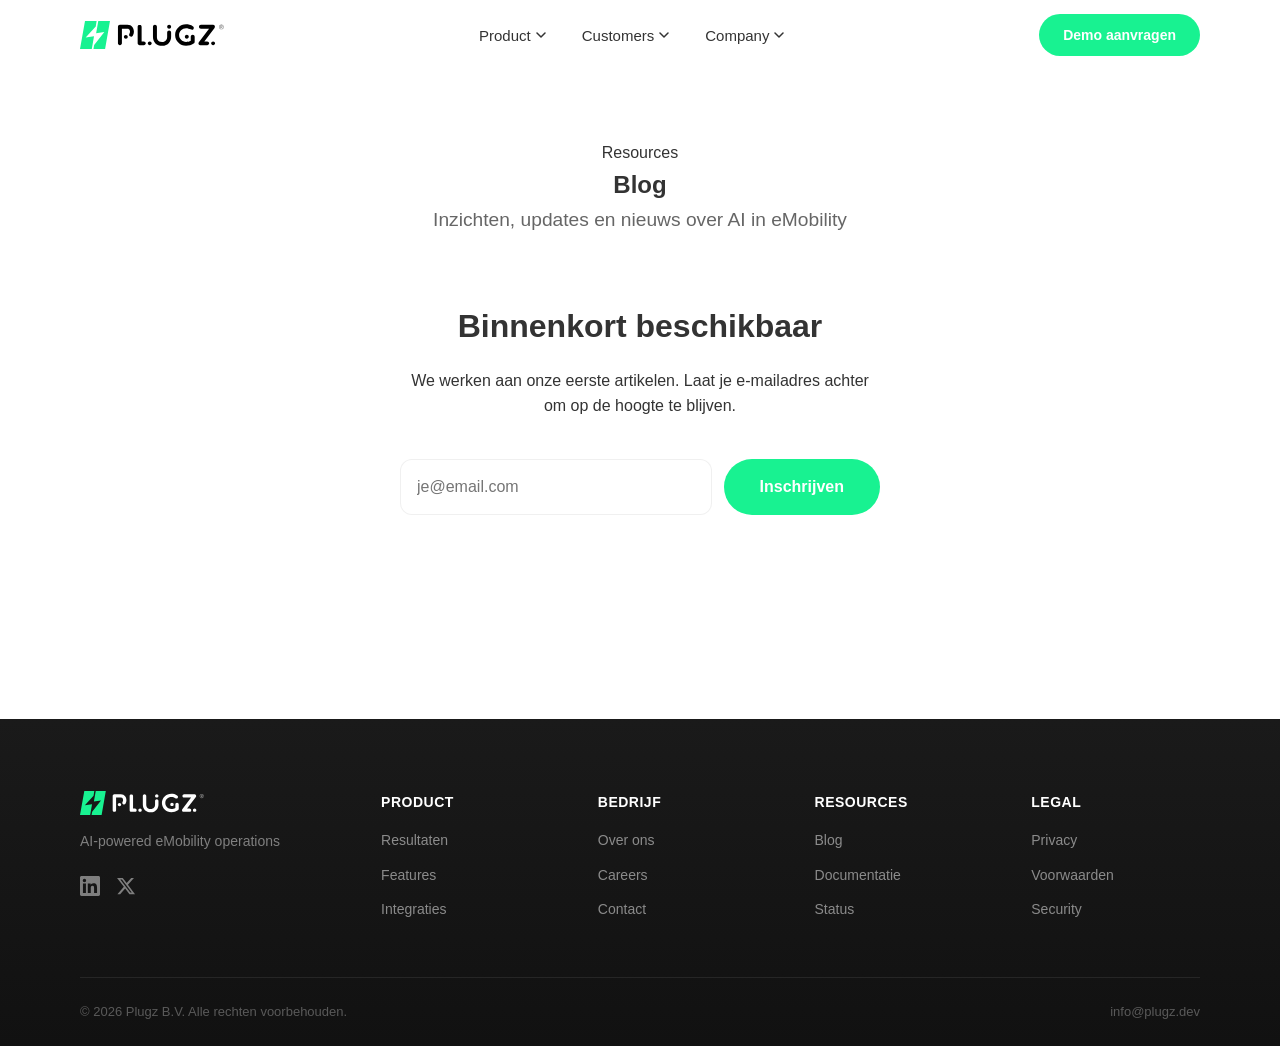
<file: blog.html>
<!DOCTYPE html>
<html lang="nl">
<head>
  <meta charset="UTF-8">
  <meta name="viewport" content="width=device-width, initial-scale=1.0">
  <title>Blog — Plugz</title>
  <meta name="description" content="Plugz Blog. Inzichten, updates en nieuws over AI in eMobility.">
  <meta property="og:title" content="Blog — Plugz">
  <meta property="og:description" content="Inzichten, updates en nieuws over AI in eMobility.">
  <meta property="og:url" content="https://joe.plugz.dev/blog.html">
  <meta property="og:type" content="website">
  <meta property="og:image" content="https://joe.plugz.dev/assets/plugz-icon.svg">
  <meta name="twitter:card" content="summary_large_image">
  <meta name="theme-color" content="#18F291">
  <link rel="icon" href="assets/plugz-icon.svg" type="image/svg+xml">
  <link rel="stylesheet" href="styles.css">
</head>
<body>

  <!-- ===== NAVIGATION ===== -->
  <nav class="nav" role="navigation" aria-label="Hoofdnavigatie">
    <div class="container nav-inner">
      <a href="index.html" class="nav-logo" aria-label="Plugz home">
        <img src="assets/plugz-vol-zwart.svg" alt="Plugz" height="28">
      </a>

      <div class="nav-links">
        <div class="nav-dropdown">
          <button class="nav-dropdown-trigger">Product <svg width="10" height="6" viewBox="0 0 10 6" fill="none"><path d="M1 1l4 4 4-4" stroke="currentColor" stroke-width="1.5" stroke-linecap="round" stroke-linejoin="round"/></svg></button>
          <div class="nav-dropdown-menu">
            <a href="index.html#resultaten" class="dropdown-item">
              <strong>Resultaten</strong>
              <span>Bewezen resultaat op schaal</span>
            </a>
            <a href="index.html#features" class="dropdown-item">
              <strong>Features</strong>
              <span>Platform, dashboard &amp; monitoring</span>
            </a>
            <a href="index.html#integraties" class="dropdown-item">
              <strong>Integraties</strong>
              <span>CPMS, CRM &amp; telefonie</span>
            </a>
          </div>
        </div>
        <div class="nav-dropdown">
          <button class="nav-dropdown-trigger">Customers <svg width="10" height="6" viewBox="0 0 10 6" fill="none"><path d="M1 1l4 4 4-4" stroke="currentColor" stroke-width="1.5" stroke-linecap="round" stroke-linejoin="round"/></svg></button>
          <div class="nav-dropdown-menu nav-mega-menu">
            <div class="mega-menu-grid">
              <span class="mega-menu-label">Industries</span>
              <a href="cpms.html" class="dropdown-item">
                <strong>Charge Point Management Systems</strong>
                <span>Software backends &amp; CPMS-platforms</span>
              </a>
              <a href="cpo.html" class="dropdown-item">
                <strong>Charge Point Operators</strong>
                <span>Laadpunt exploitanten &amp; netwerken</span>
              </a>
              <a href="overheid.html" class="dropdown-item">
                <strong>Overheid &amp; Gemeente</strong>
                <span>Publieke laadinfrastructuur</span>
              </a>
              <a href="corporates.html" class="dropdown-item">
                <strong>Corporates</strong>
                <span>Wagenparkbeheer &amp; bedrijfsladen</span>
              </a>
            </div>
          </div>
        </div>
        <div class="nav-dropdown">
          <button class="nav-dropdown-trigger nav-dropdown-trigger--active">Company <svg width="10" height="6" viewBox="0 0 10 6" fill="none"><path d="M1 1l4 4 4-4" stroke="currentColor" stroke-width="1.5" stroke-linecap="round" stroke-linejoin="round"/></svg></button>
          <div class="nav-dropdown-menu">
            <a href="index.html#over-ons" class="dropdown-item">
              <strong>Over ons</strong>
              <span>Ons team en onze missie</span>
            </a>
            <a href="careers.html" class="dropdown-item">
              <strong>Careers</strong>
              <span>Werk bij Plugz</span>
            </a>
            <a href="index.html#contact" class="dropdown-item">
              <strong>Contact</strong>
              <span>Neem contact op</span>
            </a>
            <a href="blog.html" class="dropdown-item">
              <strong>Blog</strong>
              <span>Nieuws &amp; inzichten</span>
            </a>
          </div>
        </div>
      </div>

      <a href="index.html#contact" class="btn-nav">Demo aanvragen</a>

      <button class="hamburger" aria-label="Menu openen" aria-expanded="false">
        <span></span>
        <span></span>
        <span></span>
      </button>
    </div>
  </nav>

  <!-- Mobile menu -->
  <div class="mobile-menu" role="dialog" aria-label="Mobiel menu">
    <div class="mobile-menu-section">
      <span class="mobile-menu-label">Product</span>
      <a href="index.html#resultaten">Resultaten</a>
      <a href="index.html#features">Features</a>
      <a href="index.html#integraties">Integraties</a>
    </div>
    <div class="mobile-menu-section">
      <span class="mobile-menu-label">Customers</span>
      <a href="cpms.html">Charge Point Management Systems</a>
      <a href="cpo.html">Charge Point Operators</a>
      <a href="overheid.html">Overheid &amp; Gemeente</a>
      <a href="corporates.html">Corporates</a>
    </div>
    <div class="mobile-menu-section">
      <span class="mobile-menu-label">Company</span>
      <a href="index.html#over-ons">Over ons</a>
      <a href="careers.html">Careers</a>
      <a href="index.html#contact">Contact</a>
      <a href="blog.html">Blog</a>
    </div>
    <a href="index.html#contact" class="btn-primary">Demo aanvragen</a>
  </div>

  <!-- ===== CONTENT ===== -->
  <section class="section">
    <div class="container" style="text-align:center;">
      <div class="fade-in">
        <span class="badge">Resources</span>
        <h1>Blog</h1>
        <p class="hero-sub">Inzichten, updates en nieuws over AI in eMobility</p>
      </div>

      <div class="fade-in" style="margin-top:4rem; margin-bottom:4rem;">
        <p style="font-size:2rem; font-weight:700; color:var(--text); margin-bottom:1rem;">Binnenkort beschikbaar</p>
        <p class="section-sub" style="max-width:480px; margin:0 auto 2.5rem;">We werken aan onze eerste artikelen. Laat je e-mailadres achter om op de hoogte te blijven.</p>
        <form class="blog-subscribe" onsubmit="event.preventDefault();" style="display:flex; gap:.75rem; justify-content:center; flex-wrap:wrap; max-width:480px; margin:0 auto;">
          <input type="email" placeholder="je@email.com" required style="flex:1; min-width:200px; padding:.75rem 1rem; border:1px solid var(--border); border-radius:12px; font-size:1rem; background:var(--bg); color:var(--text);">
          <button type="submit" class="btn-primary">Inschrijven</button>
        </form>
      </div>
    </div>
  </section>

  <!-- ===== FOOTER ===== -->
  <footer class="footer">
    <div class="container">
      <div class="footer-top">
        <div class="footer-brand-col">
          <a href="index.html" class="footer-logo" aria-label="Plugz home">
            <img src="assets/plugz-vol-wit.svg" alt="Plugz" height="24">
          </a>
          <p class="footer-tagline">AI-powered eMobility operations</p>
          <div class="footer-socials">
            <a href="#" aria-label="LinkedIn"><svg width="20" height="20" viewBox="0 0 24 24" fill="currentColor"><path d="M20.447 20.452h-3.554v-5.569c0-1.328-.027-3.037-1.852-3.037-1.853 0-2.136 1.445-2.136 2.939v5.667H9.351V9h3.414v1.561h.046c.477-.9 1.637-1.85 3.37-1.85 3.601 0 4.267 2.37 4.267 5.455v6.286zM5.337 7.433a2.062 2.062 0 0 1-2.063-2.065 2.064 2.064 0 1 1 2.063 2.065zm1.782 13.019H3.555V9h3.564v11.452zM22.225 0H1.771C.792 0 0 .774 0 1.729v20.542C0 23.227.792 24 1.771 24h20.451C23.2 24 24 23.227 24 22.271V1.729C24 .774 23.2 0 22.222 0h.003z"/></svg></a>
            <a href="#" aria-label="Twitter/X"><svg width="20" height="20" viewBox="0 0 24 24" fill="currentColor"><path d="M18.244 2.25h3.308l-7.227 8.26 8.502 11.24H16.17l-5.214-6.817L4.99 21.75H1.68l7.73-8.835L1.254 2.25H8.08l4.713 6.231zm-1.161 17.52h1.833L7.084 4.126H5.117z"/></svg></a>
          </div>
        </div>
        <div class="footer-col">
          <h4>Product</h4>
          <a href="index.html#resultaten">Resultaten</a>
          <a href="index.html#features">Features</a>
          <a href="index.html#integraties">Integraties</a>
        </div>
        <div class="footer-col">
          <h4>Bedrijf</h4>
          <a href="index.html#over-ons">Over ons</a>
          <a href="careers.html">Careers</a>
          <a href="index.html#contact">Contact</a>
        </div>
        <div class="footer-col">
          <h4>Resources</h4>
          <a href="blog.html">Blog</a>
          <a href="#">Documentatie</a>
          <a href="#">Status</a>
        </div>
        <div class="footer-col">
          <h4>Legal</h4>
          <a href="privacy.html">Privacy</a>
          <a href="voorwaarden.html">Voorwaarden</a>
          <a href="#">Security</a>
        </div>
      </div>
    </div>
    <div class="footer-bottom-bar">
      <div class="container footer-bottom-inner">
        <span>&copy; 2026 Plugz B.V. Alle rechten voorbehouden.</span>
        <span class="footer-email">info@plugz.dev</span>
      </div>
    </div>
  </footer>

  <script src="main.js"></script>
</body>
</html>
</file>
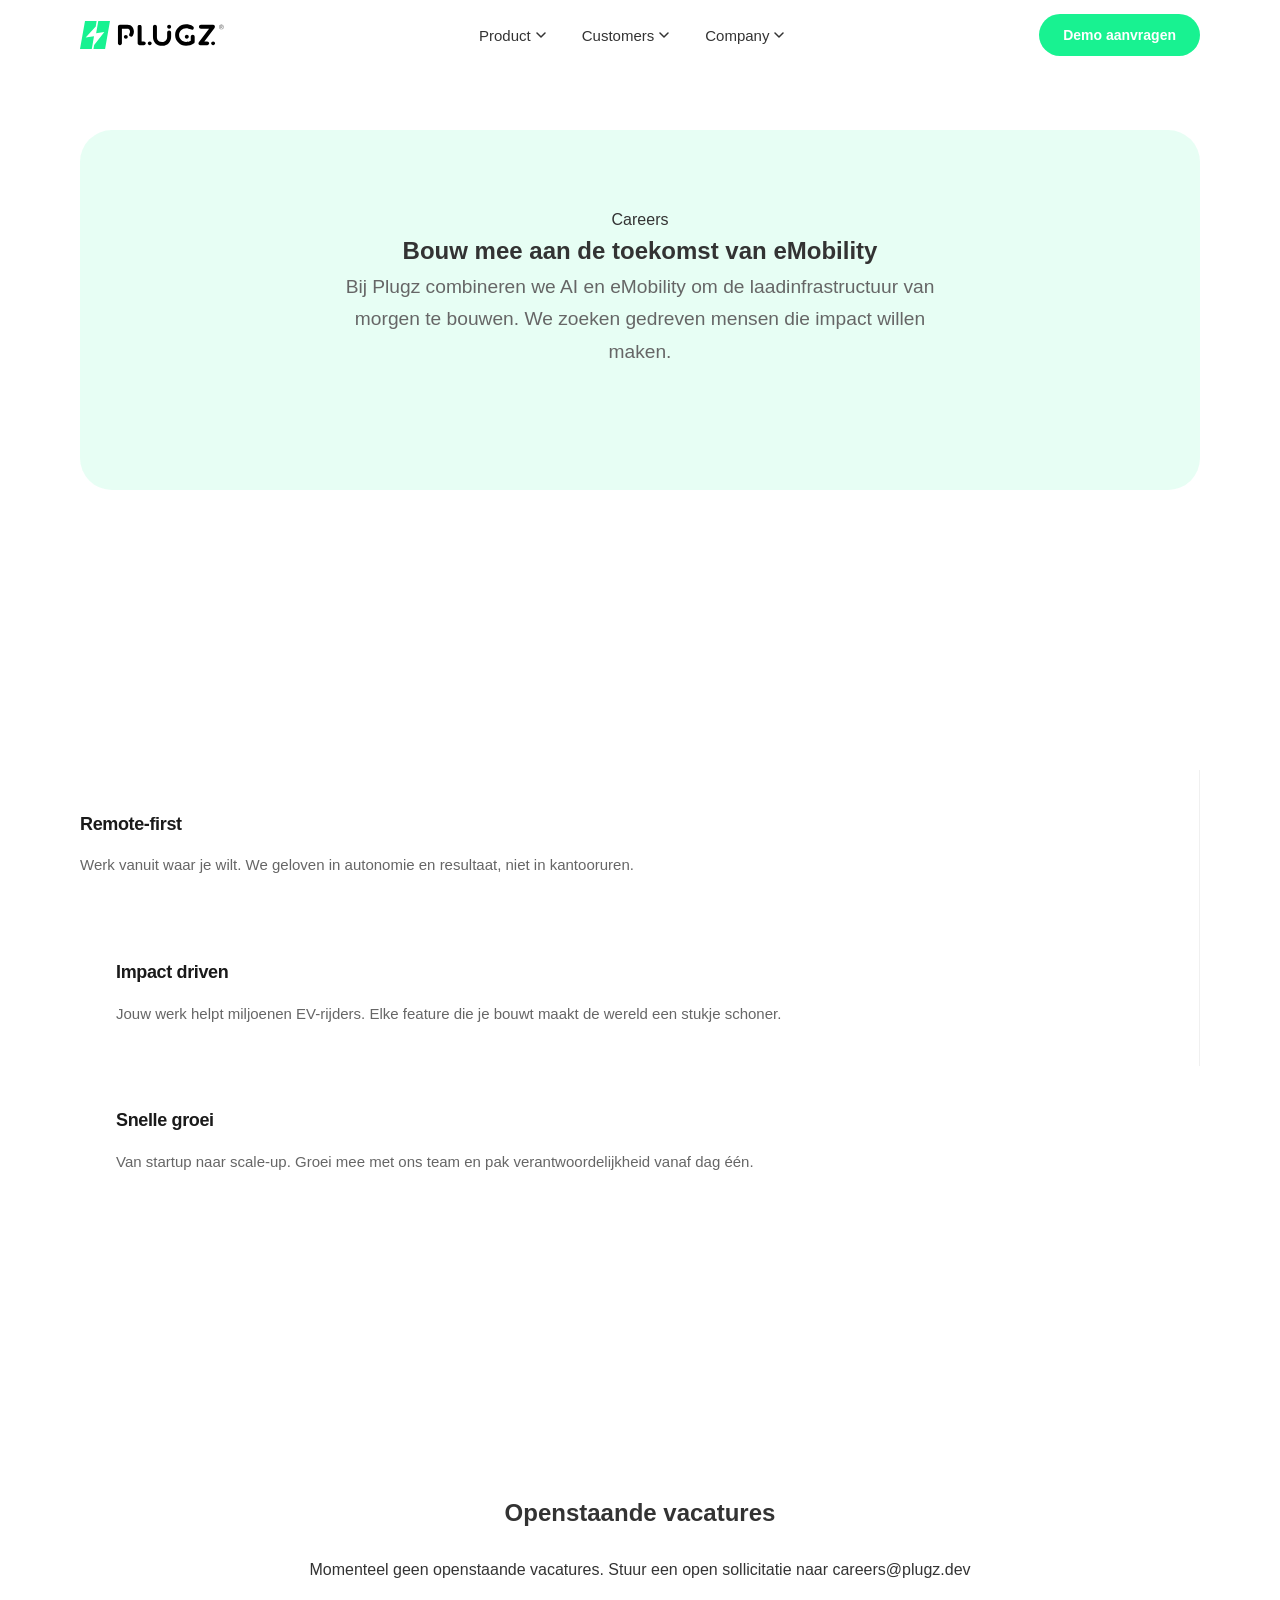
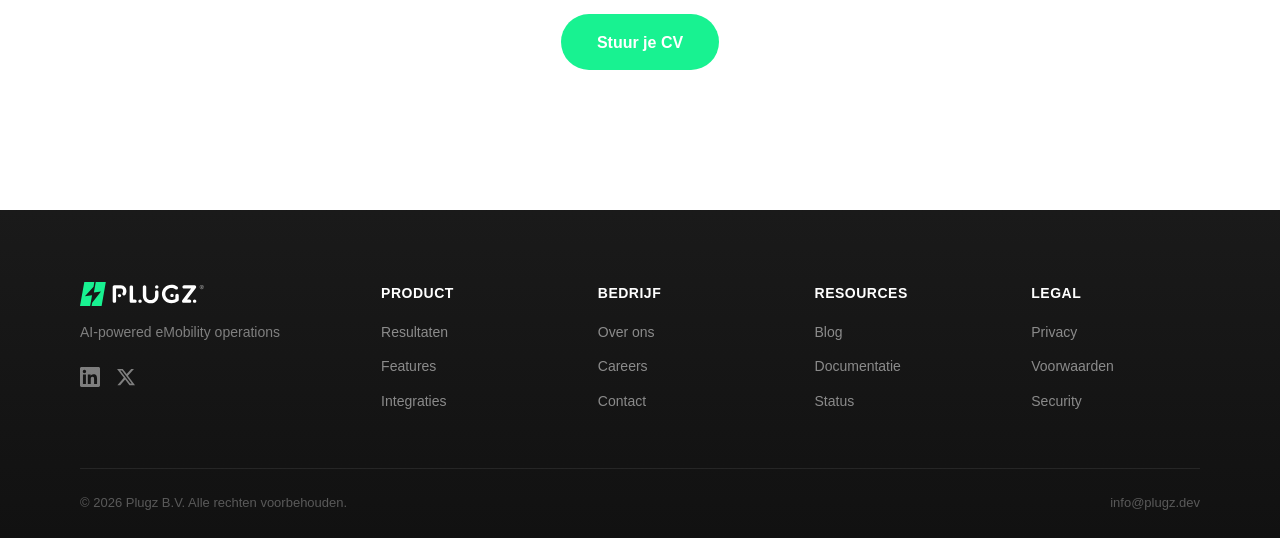
<file: careers.html>
<!DOCTYPE html>
<html lang="nl">
<head>
  <meta charset="UTF-8">
  <meta name="viewport" content="width=device-width, initial-scale=1.0">
  <title>Careers — Plugz</title>
  <meta name="description" content="Werk bij Plugz. Bouw mee aan de toekomst van eMobility met AI. Bekijk openstaande vacatures.">
  <meta property="og:title" content="Careers — Plugz">
  <meta property="og:description" content="Bouw mee aan de toekomst van eMobility. Bekijk onze vacatures.">
  <meta property="og:url" content="https://joe.plugz.dev/careers.html">
  <meta property="og:type" content="website">
  <meta property="og:image" content="https://joe.plugz.dev/assets/plugz-icon.svg">
  <meta name="twitter:card" content="summary_large_image">
  <meta name="theme-color" content="#18F291">
  <link rel="icon" href="assets/plugz-icon.svg" type="image/svg+xml">
  <link rel="stylesheet" href="styles.css">
</head>
<body>

  <!-- ===== NAVIGATION ===== -->
  <nav class="nav" role="navigation" aria-label="Hoofdnavigatie">
    <div class="container nav-inner">
      <a href="index.html" class="nav-logo" aria-label="Plugz home">
        <img src="assets/plugz-vol-zwart.svg" alt="Plugz" height="28">
      </a>

      <div class="nav-links">
        <div class="nav-dropdown">
          <button class="nav-dropdown-trigger">Product <svg width="10" height="6" viewBox="0 0 10 6" fill="none"><path d="M1 1l4 4 4-4" stroke="currentColor" stroke-width="1.5" stroke-linecap="round" stroke-linejoin="round"/></svg></button>
          <div class="nav-dropdown-menu">
            <a href="index.html#resultaten" class="dropdown-item">
              <strong>Resultaten</strong>
              <span>Bewezen resultaat op schaal</span>
            </a>
            <a href="index.html#features" class="dropdown-item">
              <strong>Features</strong>
              <span>Platform, dashboard &amp; monitoring</span>
            </a>
            <a href="index.html#integraties" class="dropdown-item">
              <strong>Integraties</strong>
              <span>CPMS, CRM &amp; telefonie</span>
            </a>
          </div>
        </div>
        <div class="nav-dropdown">
          <button class="nav-dropdown-trigger">Customers <svg width="10" height="6" viewBox="0 0 10 6" fill="none"><path d="M1 1l4 4 4-4" stroke="currentColor" stroke-width="1.5" stroke-linecap="round" stroke-linejoin="round"/></svg></button>
          <div class="nav-dropdown-menu nav-mega-menu">
            <div class="mega-menu-grid">
              <span class="mega-menu-label">Industries</span>
              <a href="cpms.html" class="dropdown-item">
                <strong>Charge Point Management Systems</strong>
                <span>Software backends &amp; CPMS-platforms</span>
              </a>
              <a href="cpo.html" class="dropdown-item">
                <strong>Charge Point Operators</strong>
                <span>Laadpunt exploitanten &amp; netwerken</span>
              </a>
              <a href="overheid.html" class="dropdown-item">
                <strong>Overheid &amp; Gemeente</strong>
                <span>Publieke laadinfrastructuur</span>
              </a>
              <a href="corporates.html" class="dropdown-item">
                <strong>Corporates</strong>
                <span>Wagenparkbeheer &amp; bedrijfsladen</span>
              </a>
            </div>
          </div>
        </div>
        <div class="nav-dropdown">
          <button class="nav-dropdown-trigger nav-dropdown-trigger--active">Company <svg width="10" height="6" viewBox="0 0 10 6" fill="none"><path d="M1 1l4 4 4-4" stroke="currentColor" stroke-width="1.5" stroke-linecap="round" stroke-linejoin="round"/></svg></button>
          <div class="nav-dropdown-menu">
            <a href="index.html#over-ons" class="dropdown-item">
              <strong>Over ons</strong>
              <span>Ons team en onze missie</span>
            </a>
            <a href="careers.html" class="dropdown-item">
              <strong>Careers</strong>
              <span>Werk bij Plugz</span>
            </a>
            <a href="index.html#contact" class="dropdown-item">
              <strong>Contact</strong>
              <span>Neem contact op</span>
            </a>
            <a href="blog.html" class="dropdown-item">
              <strong>Blog</strong>
              <span>Nieuws &amp; inzichten</span>
            </a>
          </div>
        </div>
      </div>

      <a href="index.html#contact" class="btn-nav">Demo aanvragen</a>

      <button class="hamburger" aria-label="Menu openen" aria-expanded="false">
        <span></span>
        <span></span>
        <span></span>
      </button>
    </div>
  </nav>

  <!-- Mobile menu -->
  <div class="mobile-menu" role="dialog" aria-label="Mobiel menu">
    <div class="mobile-menu-section">
      <span class="mobile-menu-label">Product</span>
      <a href="index.html#resultaten">Resultaten</a>
      <a href="index.html#features">Features</a>
      <a href="index.html#integraties">Integraties</a>
    </div>
    <div class="mobile-menu-section">
      <span class="mobile-menu-label">Customers</span>
      <a href="cpms.html">Charge Point Management Systems</a>
      <a href="cpo.html">Charge Point Operators</a>
      <a href="overheid.html">Overheid &amp; Gemeente</a>
      <a href="corporates.html">Corporates</a>
    </div>
    <div class="mobile-menu-section">
      <span class="mobile-menu-label">Company</span>
      <a href="index.html#over-ons">Over ons</a>
      <a href="careers.html">Careers</a>
      <a href="index.html#contact">Contact</a>
      <a href="blog.html">Blog</a>
    </div>
    <a href="index.html#contact" class="btn-primary">Demo aanvragen</a>
  </div>

  <!-- ===== HERO ===== -->
  <section class="hero">
    <div class="container">
      <div class="hero-card fade-in">
        <span class="badge">Careers</span>
        <h1>Bouw mee aan de toekomst van eMobility</h1>
        <p class="hero-sub">Bij Plugz combineren we AI en eMobility om de laadinfrastructuur van morgen te bouwen. We zoeken gedreven mensen die impact willen maken.</p>
      </div>
    </div>
  </section>

  <!-- ===== VALUES ===== -->
  <section class="section">
    <div class="container">
      <div class="problems-grid fade-in">
        <div class="problem-card">
          <h3>Remote-first</h3>
          <p>Werk vanuit waar je wilt. We geloven in autonomie en resultaat, niet in kantooruren.</p>
        </div>
        <div class="problem-card">
          <h3>Impact driven</h3>
          <p>Jouw werk helpt miljoenen EV-rijders. Elke feature die je bouwt maakt de wereld een stukje schoner.</p>
        </div>
        <div class="problem-card">
          <h3>Snelle groei</h3>
          <p>Van startup naar scale-up. Groei mee met ons team en pak verantwoordelijkheid vanaf dag één.</p>
        </div>
      </div>
    </div>
  </section>

  <!-- ===== OPEN POSITIONS ===== -->
  <section class="section">
    <div class="container">
      <div class="fade-in" style="text-align:center;">
        <h2>Openstaande vacatures</h2>
        <p class="section-sub" style="margin-top:1.5rem; margin-bottom:2rem;">Momenteel geen openstaande vacatures. Stuur een open sollicitatie naar <a href="mailto:careers@plugz.dev">careers@plugz.dev</a></p>
        <a href="mailto:careers@plugz.dev" class="btn-primary">Stuur je CV</a>
      </div>
    </div>
  </section>

  <!-- ===== FOOTER ===== -->
  <footer class="footer">
    <div class="container">
      <div class="footer-top">
        <div class="footer-brand-col">
          <a href="index.html" class="footer-logo" aria-label="Plugz home">
            <img src="assets/plugz-vol-wit.svg" alt="Plugz" height="24">
          </a>
          <p class="footer-tagline">AI-powered eMobility operations</p>
          <div class="footer-socials">
            <a href="#" aria-label="LinkedIn"><svg width="20" height="20" viewBox="0 0 24 24" fill="currentColor"><path d="M20.447 20.452h-3.554v-5.569c0-1.328-.027-3.037-1.852-3.037-1.853 0-2.136 1.445-2.136 2.939v5.667H9.351V9h3.414v1.561h.046c.477-.9 1.637-1.85 3.37-1.85 3.601 0 4.267 2.37 4.267 5.455v6.286zM5.337 7.433a2.062 2.062 0 0 1-2.063-2.065 2.064 2.064 0 1 1 2.063 2.065zm1.782 13.019H3.555V9h3.564v11.452zM22.225 0H1.771C.792 0 0 .774 0 1.729v20.542C0 23.227.792 24 1.771 24h20.451C23.2 24 24 23.227 24 22.271V1.729C24 .774 23.2 0 22.222 0h.003z"/></svg></a>
            <a href="#" aria-label="Twitter/X"><svg width="20" height="20" viewBox="0 0 24 24" fill="currentColor"><path d="M18.244 2.25h3.308l-7.227 8.26 8.502 11.24H16.17l-5.214-6.817L4.99 21.75H1.68l7.73-8.835L1.254 2.25H8.08l4.713 6.231zm-1.161 17.52h1.833L7.084 4.126H5.117z"/></svg></a>
          </div>
        </div>
        <div class="footer-col">
          <h4>Product</h4>
          <a href="index.html#resultaten">Resultaten</a>
          <a href="index.html#features">Features</a>
          <a href="index.html#integraties">Integraties</a>
        </div>
        <div class="footer-col">
          <h4>Bedrijf</h4>
          <a href="index.html#over-ons">Over ons</a>
          <a href="careers.html">Careers</a>
          <a href="index.html#contact">Contact</a>
        </div>
        <div class="footer-col">
          <h4>Resources</h4>
          <a href="blog.html">Blog</a>
          <a href="#">Documentatie</a>
          <a href="#">Status</a>
        </div>
        <div class="footer-col">
          <h4>Legal</h4>
          <a href="privacy.html">Privacy</a>
          <a href="voorwaarden.html">Voorwaarden</a>
          <a href="#">Security</a>
        </div>
      </div>
    </div>
    <div class="footer-bottom-bar">
      <div class="container footer-bottom-inner">
        <span>&copy; 2026 Plugz B.V. Alle rechten voorbehouden.</span>
        <span class="footer-email">info@plugz.dev</span>
      </div>
    </div>
  </footer>

  <script src="main.js"></script>
</body>
</html>
</file>
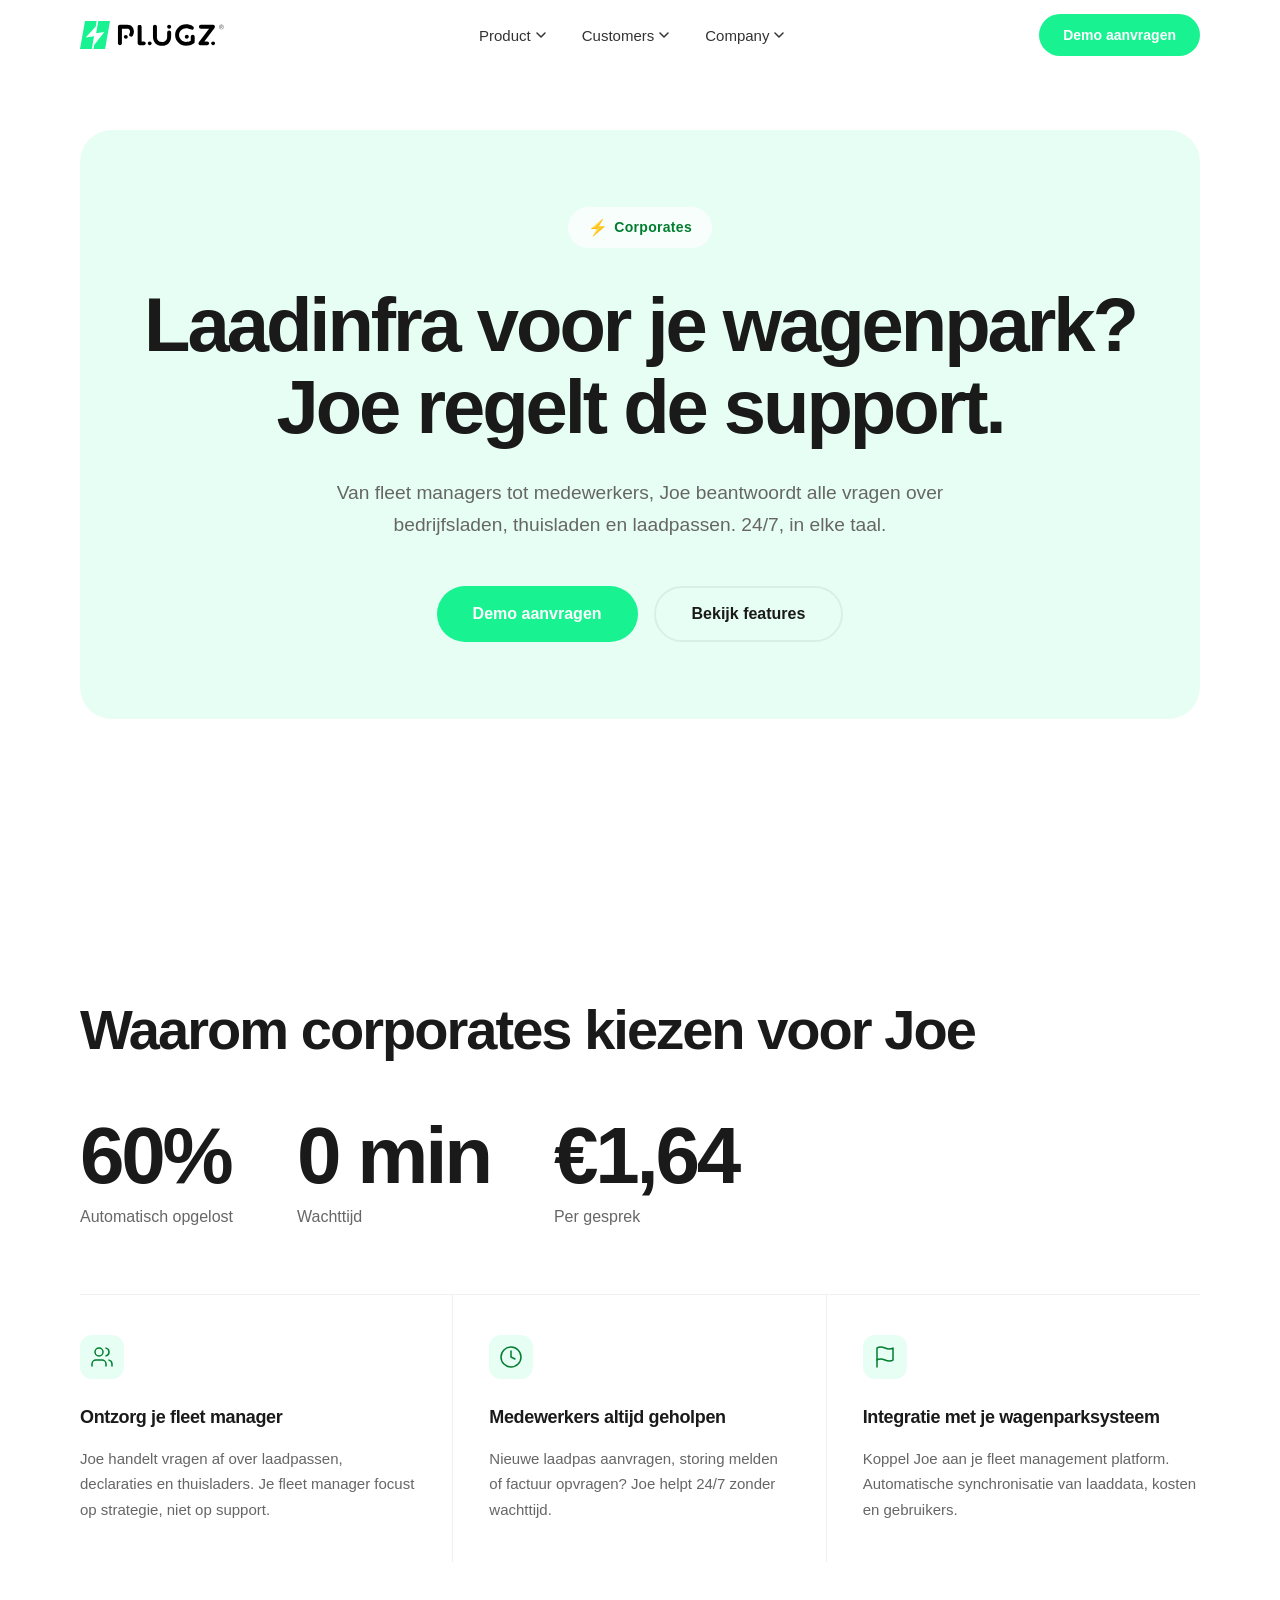
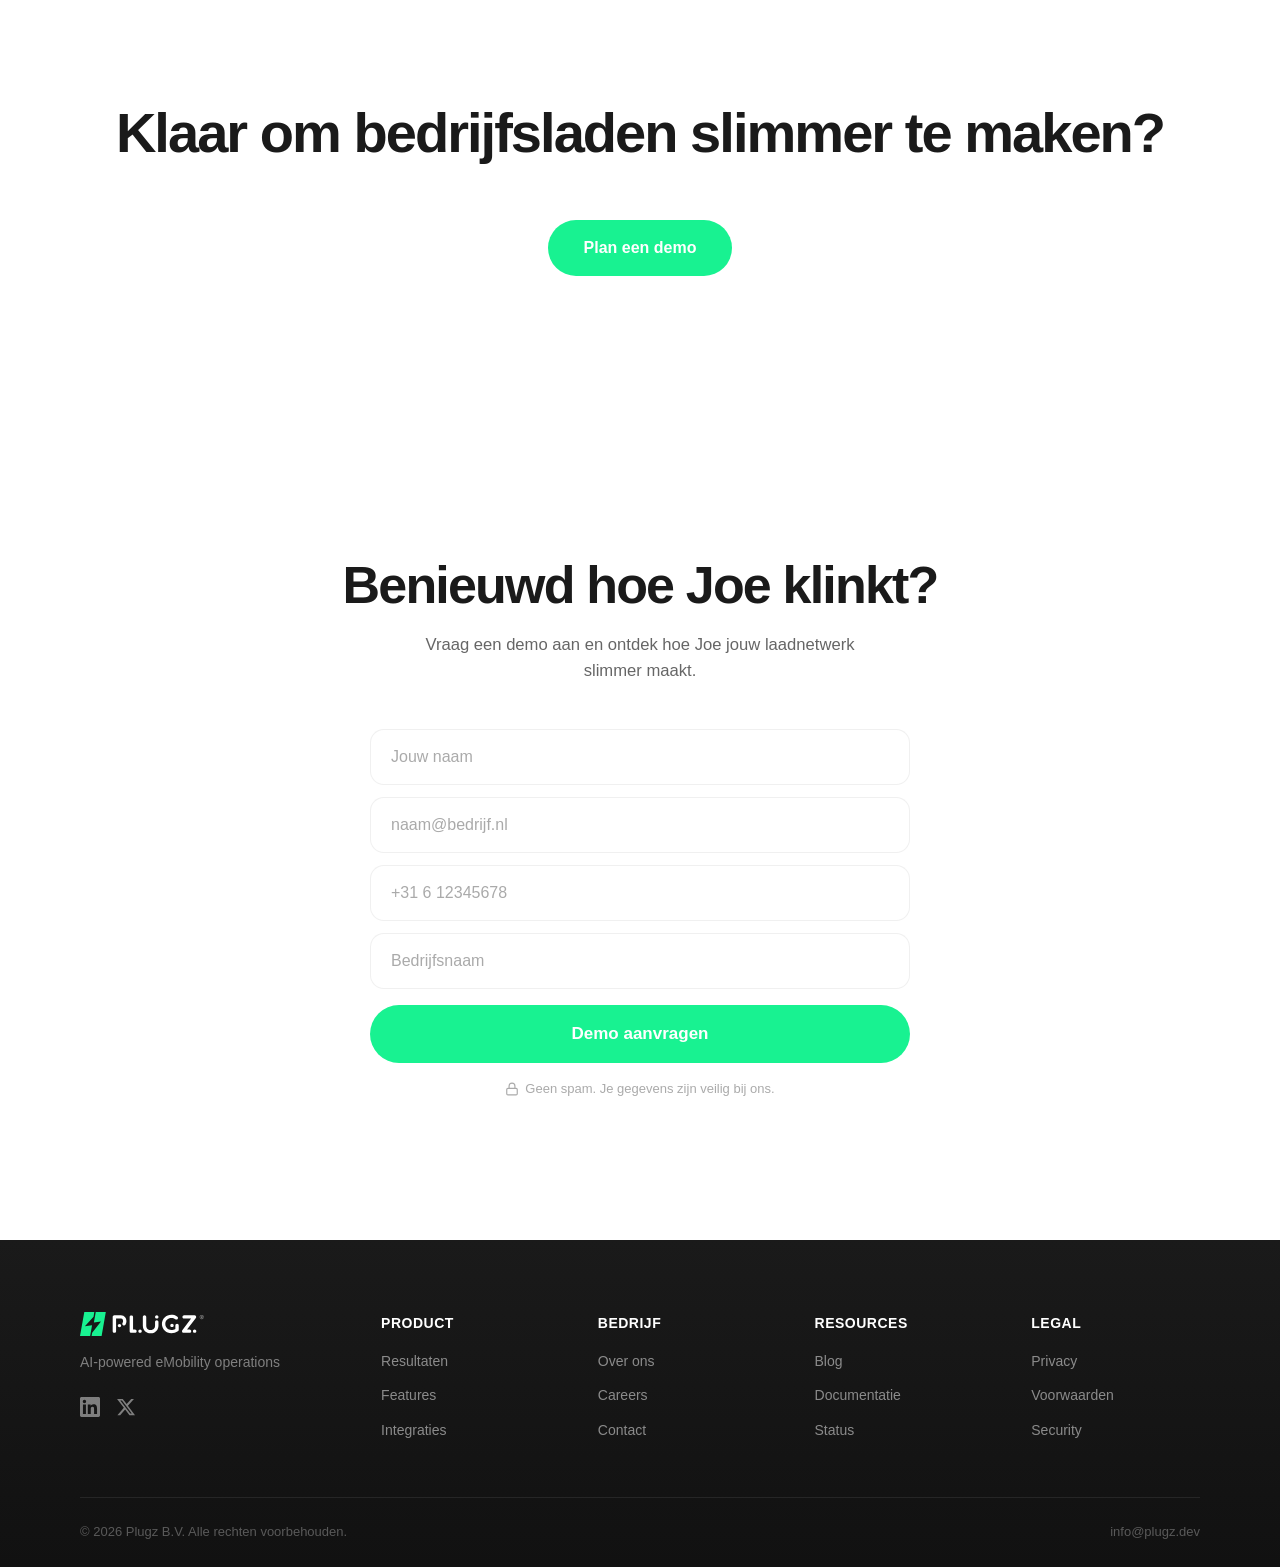
<file: corporates.html>
<!DOCTYPE html>
<html lang="nl">
<head>
  <meta charset="UTF-8">
  <meta name="viewport" content="width=device-width, initial-scale=1.0">
  <title>Joe voor Corporates - AI Voice Agent | Plugz</title>
  <meta name="description" content="Joe is de AI voice agent voor corporates. Wagenparkbeheer, bedrijfsladen en thuisladen met 24/7 support voor fleet managers en medewerkers.">
  <meta property="og:title" content="Joe voor Corporates - AI Voice Agent | Plugz">
  <meta property="og:description" content="Joe beantwoordt alle vragen over bedrijfsladen, thuisladen en laadpassen. 24/7, in elke taal.">
  <meta property="og:url" content="https://joe.plugz.dev/corporates">
  <meta property="og:type" content="website">
  <meta property="og:image" content="https://joe.plugz.dev/assets/plugz-icon.svg">
  <meta name="twitter:card" content="summary_large_image">
  <meta name="theme-color" content="#18F291">
  <link rel="icon" href="assets/plugz-icon.svg" type="image/svg+xml">
  <link rel="stylesheet" href="styles.css">
</head>
<body>

  <!-- ===== NAVIGATION ===== -->
  <nav class="nav" role="navigation" aria-label="Hoofdnavigatie">
    <div class="container nav-inner">
      <a href="index.html" class="nav-logo" aria-label="Plugz home">
        <img src="assets/plugz-vol-zwart.svg" alt="Plugz" height="28">
      </a>

      <div class="nav-links">
        <div class="nav-dropdown">
          <button class="nav-dropdown-trigger">Product <svg width="10" height="6" viewBox="0 0 10 6" fill="none"><path d="M1 1l4 4 4-4" stroke="currentColor" stroke-width="1.5" stroke-linecap="round" stroke-linejoin="round"/></svg></button>
          <div class="nav-dropdown-menu">
            <a href="index.html#resultaten" class="dropdown-item">
              <strong>Resultaten</strong>
              <span>Bewezen resultaat op schaal</span>
            </a>
            <a href="index.html#features" class="dropdown-item">
              <strong>Features</strong>
              <span>Platform, dashboard &amp; monitoring</span>
            </a>
            <a href="index.html#integraties" class="dropdown-item">
              <strong>Integraties</strong>
              <span>CPMS, CRM &amp; telefonie</span>
            </a>
          </div>
        </div>
        <div class="nav-dropdown">
          <button class="nav-dropdown-trigger nav-dropdown-trigger--active">Customers <svg width="10" height="6" viewBox="0 0 10 6" fill="none"><path d="M1 1l4 4 4-4" stroke="currentColor" stroke-width="1.5" stroke-linecap="round" stroke-linejoin="round"/></svg></button>
          <div class="nav-dropdown-menu nav-mega-menu">
            <div class="mega-menu-grid">
              <span class="mega-menu-label">Industries</span>
              <a href="cpms.html" class="dropdown-item">
                <strong>Charge Point Management Systems</strong>
                <span>Software backends &amp; CPMS-platforms</span>
              </a>
              <a href="cpo.html" class="dropdown-item">
                <strong>Charge Point Operators</strong>
                <span>Laadpunt exploitanten &amp; netwerken</span>
              </a>
              <a href="overheid.html" class="dropdown-item">
                <strong>Overheid &amp; Gemeente</strong>
                <span>Publieke laadinfrastructuur</span>
              </a>
              <a href="corporates.html" class="dropdown-item">
                <strong>Corporates</strong>
                <span>Wagenparkbeheer &amp; bedrijfsladen</span>
              </a>
            </div>
          </div>
        </div>
        <div class="nav-dropdown">
          <button class="nav-dropdown-trigger">Company <svg width="10" height="6" viewBox="0 0 10 6" fill="none"><path d="M1 1l4 4 4-4" stroke="currentColor" stroke-width="1.5" stroke-linecap="round" stroke-linejoin="round"/></svg></button>
          <div class="nav-dropdown-menu">
            <a href="index.html#over-ons" class="dropdown-item">
              <strong>Over ons</strong>
              <span>Ons team en onze missie</span>
            </a>
            <a href="careers.html" class="dropdown-item">
              <strong>Careers</strong>
              <span>Werk bij Plugz</span>
            </a>
            <a href="index.html#contact" class="dropdown-item">
              <strong>Contact</strong>
              <span>Neem contact op</span>
            </a>
            <a href="blog.html" class="dropdown-item">
              <strong>Blog</strong>
              <span>Nieuws &amp; inzichten</span>
            </a>
          </div>
        </div>
      </div>

      <a href="#contact" class="btn-nav">Demo aanvragen</a>

      <button class="hamburger" aria-label="Menu openen" aria-expanded="false">
        <span></span>
        <span></span>
        <span></span>
      </button>
    </div>
  </nav>

  <!-- Mobile menu -->
  <div class="mobile-menu" role="dialog" aria-label="Mobiel menu">
    <div class="mobile-menu-section">
      <span class="mobile-menu-label">Product</span>
      <a href="index.html#resultaten">Resultaten</a>
      <a href="index.html#features">Features</a>
      <a href="index.html#integraties">Integraties</a>
    </div>
    <div class="mobile-menu-section">
      <span class="mobile-menu-label">Customers</span>
      <a href="cpms.html">Charge Point Management Systems</a>
      <a href="cpo.html">Charge Point Operators</a>
      <a href="overheid.html">Overheid &amp; Gemeente</a>
      <a href="corporates.html">Corporates</a>
    </div>
    <div class="mobile-menu-section">
      <span class="mobile-menu-label">Company</span>
      <a href="index.html#over-ons">Over ons</a>
      <a href="careers.html">Careers</a>
      <a href="index.html#contact">Contact</a>
      <a href="blog.html">Blog</a>
    </div>
    <a href="#contact" class="btn-primary">Demo aanvragen</a>
  </div>

  <!-- ===== HERO ===== -->
  <section class="hero" id="hero">
    <div class="container">
      <div class="hero-card fade-in">
        <span class="hero-badge"><span class="hero-badge-icon">&#9889;</span> Corporates</span>

        <h1 class="hero-heading">
          Laadinfra voor je wagenpark? Joe regelt de support.
        </h1>

        <p class="hero-sub">
          Van fleet managers tot medewerkers, Joe beantwoordt alle vragen over bedrijfsladen, thuisladen en laadpassen. 24/7, in elke taal.
        </p>

        <div class="hero-ctas">
          <a href="#contact" class="btn-primary">Demo aanvragen</a>
          <a href="index.html#features" class="btn-secondary">Bekijk features</a>
        </div>
      </div>
    </div>
  </section>

  <!-- ===== PROBLEM / BENEFITS ===== -->
  <section class="problem" id="benefits">
    <div class="container">
      <h2 class="problem-heading fade-in">Waarom corporates kiezen voor Joe</h2>

      <div class="problem-stats fade-in">
        <div class="problem-stat">
          <div class="problem-stat-number" data-target="92" data-suffix="%" data-decimals="0">0%</div>
          <p class="problem-stat-label">Automatisch opgelost</p>
        </div>
        <div class="problem-stat">
          <div class="problem-stat-number">0 min</div>
          <p class="problem-stat-label">Wachttijd</p>
        </div>
        <div class="problem-stat">
          <div class="problem-stat-number" data-target="2.50" data-prefix="&euro;" data-suffix="" data-decimals="2" data-comma="true">&euro;0,00</div>
          <p class="problem-stat-label">Per gesprek</p>
        </div>
      </div>

      <div class="problem-cards fade-in">
        <div class="problem-card">
          <div class="problem-card-icon">
            <svg width="24" height="24" viewBox="0 0 24 24" fill="none" stroke="currentColor" stroke-width="1.5" stroke-linecap="round" stroke-linejoin="round"><path d="M16 21v-2a4 4 0 0 0-4-4H6a4 4 0 0 0-4 4v2"/><circle cx="9" cy="7" r="4"/><path d="M22 21v-2a4 4 0 0 0-3-3.87"/><path d="M16 3.13a4 4 0 0 1 0 7.75"/></svg>
          </div>
          <h3>Ontzorg je fleet manager</h3>
          <p>Joe handelt vragen af over laadpassen, declaraties en thuisladers. Je fleet manager focust op strategie, niet op support.</p>
        </div>
        <div class="problem-card">
          <div class="problem-card-icon">
            <svg width="24" height="24" viewBox="0 0 24 24" fill="none" stroke="currentColor" stroke-width="1.5" stroke-linecap="round" stroke-linejoin="round"><circle cx="12" cy="12" r="10"/><polyline points="12 6 12 12 16 14"/></svg>
          </div>
          <h3>Medewerkers altijd geholpen</h3>
          <p>Nieuwe laadpas aanvragen, storing melden of factuur opvragen? Joe helpt 24/7 zonder wachttijd.</p>
        </div>
        <div class="problem-card">
          <div class="problem-card-icon">
            <svg width="24" height="24" viewBox="0 0 24 24" fill="none" stroke="currentColor" stroke-width="1.5" stroke-linecap="round" stroke-linejoin="round"><path d="M4 15s1-1 4-1 5 2 8 2 4-1 4-1V3s-1 1-4 1-5-2-8-2-4 1-4 1z"/><line x1="4" y1="22" x2="4" y2="15"/></svg>
          </div>
          <h3>Integratie met je wagenparksysteem</h3>
          <p>Koppel Joe aan je fleet management platform. Automatische synchronisatie van laaddata, kosten en gebruikers.</p>
        </div>
      </div>
    </div>
  </section>

  <!-- ===== BREAK CTA ===== -->
  <section class="problem" style="padding-top: 0;">
    <div class="container" style="text-align: center;">
      <h2 class="problem-heading fade-in">Klaar om bedrijfsladen slimmer te maken?</h2>
      <div class="hero-ctas fade-in" style="justify-content: center; margin-top: 2rem;">
        <a href="#contact" class="btn-primary">Plan een demo</a>
      </div>
    </div>
  </section>

  <!-- ===== CTA / FORM ===== -->
  <section class="cta" id="contact">
    <div class="container">
      <h2 class="section-heading fade-in">Benieuwd hoe Joe klinkt?</h2>
      <p class="cta-sub fade-in">
        Vraag een demo aan en ontdek hoe Joe jouw laadnetwerk slimmer maakt.
      </p>

      <div id="form-container">
        <form class="cta-form fade-in" id="demo-form" action="#" novalidate>
          <div class="form-fields">
            <input type="text" name="firstname" placeholder="Jouw naam" required aria-label="Naam">
            <input type="email" name="email" placeholder="naam@bedrijf.nl" required aria-label="E-mailadres">
            <input type="tel" name="phone" placeholder="+31 6 12345678" required aria-label="Telefoonnummer">
            <input type="text" name="company" placeholder="Bedrijfsnaam" required aria-label="Bedrijfsnaam">
          </div>
          <button type="submit" class="btn-primary btn-submit">Demo aanvragen</button>
        </form>
        <p class="form-error" id="form-error"></p>
      </div>

      <div class="form-success" id="form-success">
        <div class="form-success-icon">&#10003;</div>
        <h3>Bedankt!</h3>
        <p>We nemen snel contact op.</p>
      </div>

      <p class="trust-text fade-in">
        <svg viewBox="0 0 24 24" fill="none" stroke="currentColor" stroke-width="2" stroke-linecap="round" stroke-linejoin="round" aria-hidden="true"><rect x="3" y="11" width="18" height="11" rx="2" ry="2"/><path d="M7 11V7a5 5 0 0 1 10 0v4"/></svg>
        Geen spam. Je gegevens zijn veilig bij ons.
      </p>
    </div>
  </section>

  <!-- ===== FOOTER ===== -->
  <footer class="footer">
    <div class="container">
      <div class="footer-top">
        <div class="footer-brand-col">
          <a href="index.html" class="footer-logo" aria-label="Plugz home">
            <img src="assets/plugz-vol-wit.svg" alt="Plugz" height="24">
          </a>
          <p class="footer-tagline">AI-powered eMobility operations</p>
          <div class="footer-socials">
            <a href="#" aria-label="LinkedIn"><svg width="20" height="20" viewBox="0 0 24 24" fill="currentColor"><path d="M20.447 20.452h-3.554v-5.569c0-1.328-.027-3.037-1.852-3.037-1.853 0-2.136 1.445-2.136 2.939v5.667H9.351V9h3.414v1.561h.046c.477-.9 1.637-1.85 3.37-1.85 3.601 0 4.267 2.37 4.267 5.455v6.286zM5.337 7.433a2.062 2.062 0 0 1-2.063-2.065 2.064 2.064 0 1 1 2.063 2.065zm1.782 13.019H3.555V9h3.564v11.452zM22.225 0H1.771C.792 0 0 .774 0 1.729v20.542C0 23.227.792 24 1.771 24h20.451C23.2 24 24 23.227 24 22.271V1.729C24 .774 23.2 0 22.222 0h.003z"/></svg></a>
            <a href="#" aria-label="Twitter/X"><svg width="20" height="20" viewBox="0 0 24 24" fill="currentColor"><path d="M18.244 2.25h3.308l-7.227 8.26 8.502 11.24H16.17l-5.214-6.817L4.99 21.75H1.68l7.73-8.835L1.254 2.25H8.08l4.713 6.231zm-1.161 17.52h1.833L7.084 4.126H5.117z"/></svg></a>
          </div>
        </div>
        <div class="footer-col">
          <h4>Product</h4>
          <a href="index.html#resultaten">Resultaten</a>
          <a href="index.html#features">Features</a>
          <a href="index.html#integraties">Integraties</a>
        </div>
        <div class="footer-col">
          <h4>Bedrijf</h4>
          <a href="index.html#over-ons">Over ons</a>
          <a href="careers.html">Careers</a>
          <a href="index.html#contact">Contact</a>
        </div>
        <div class="footer-col">
          <h4>Resources</h4>
          <a href="blog.html">Blog</a>
          <a href="#">Documentatie</a>
          <a href="#">Status</a>
        </div>
        <div class="footer-col">
          <h4>Legal</h4>
          <a href="privacy.html">Privacy</a>
          <a href="voorwaarden.html">Voorwaarden</a>
          <a href="#">Security</a>
        </div>
      </div>
    </div>
    <div class="footer-bottom-bar">
      <div class="container footer-bottom-inner">
        <span>&copy; 2026 Plugz B.V. Alle rechten voorbehouden.</span>
        <span class="footer-email">info@plugz.dev</span>
      </div>
    </div>
  </footer>

  <script src="main.js"></script>
</body>
</html>
</file>
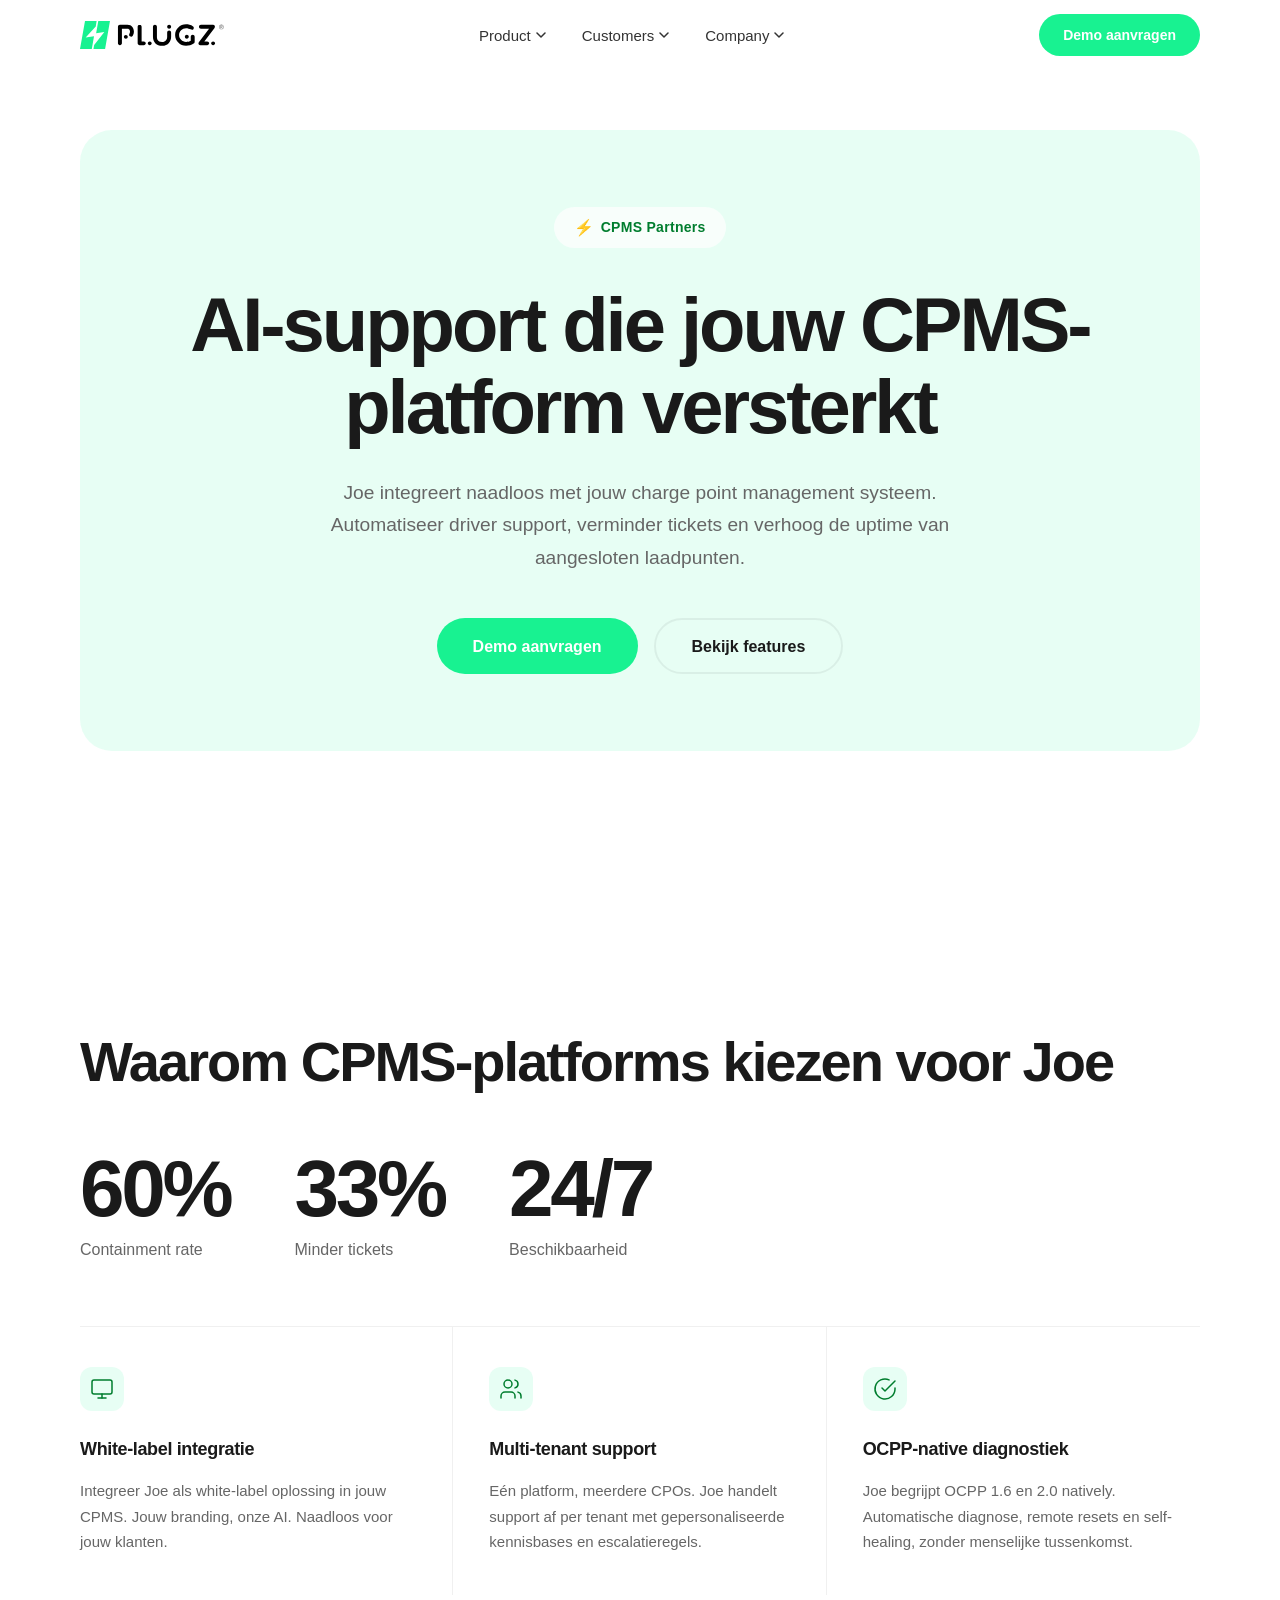
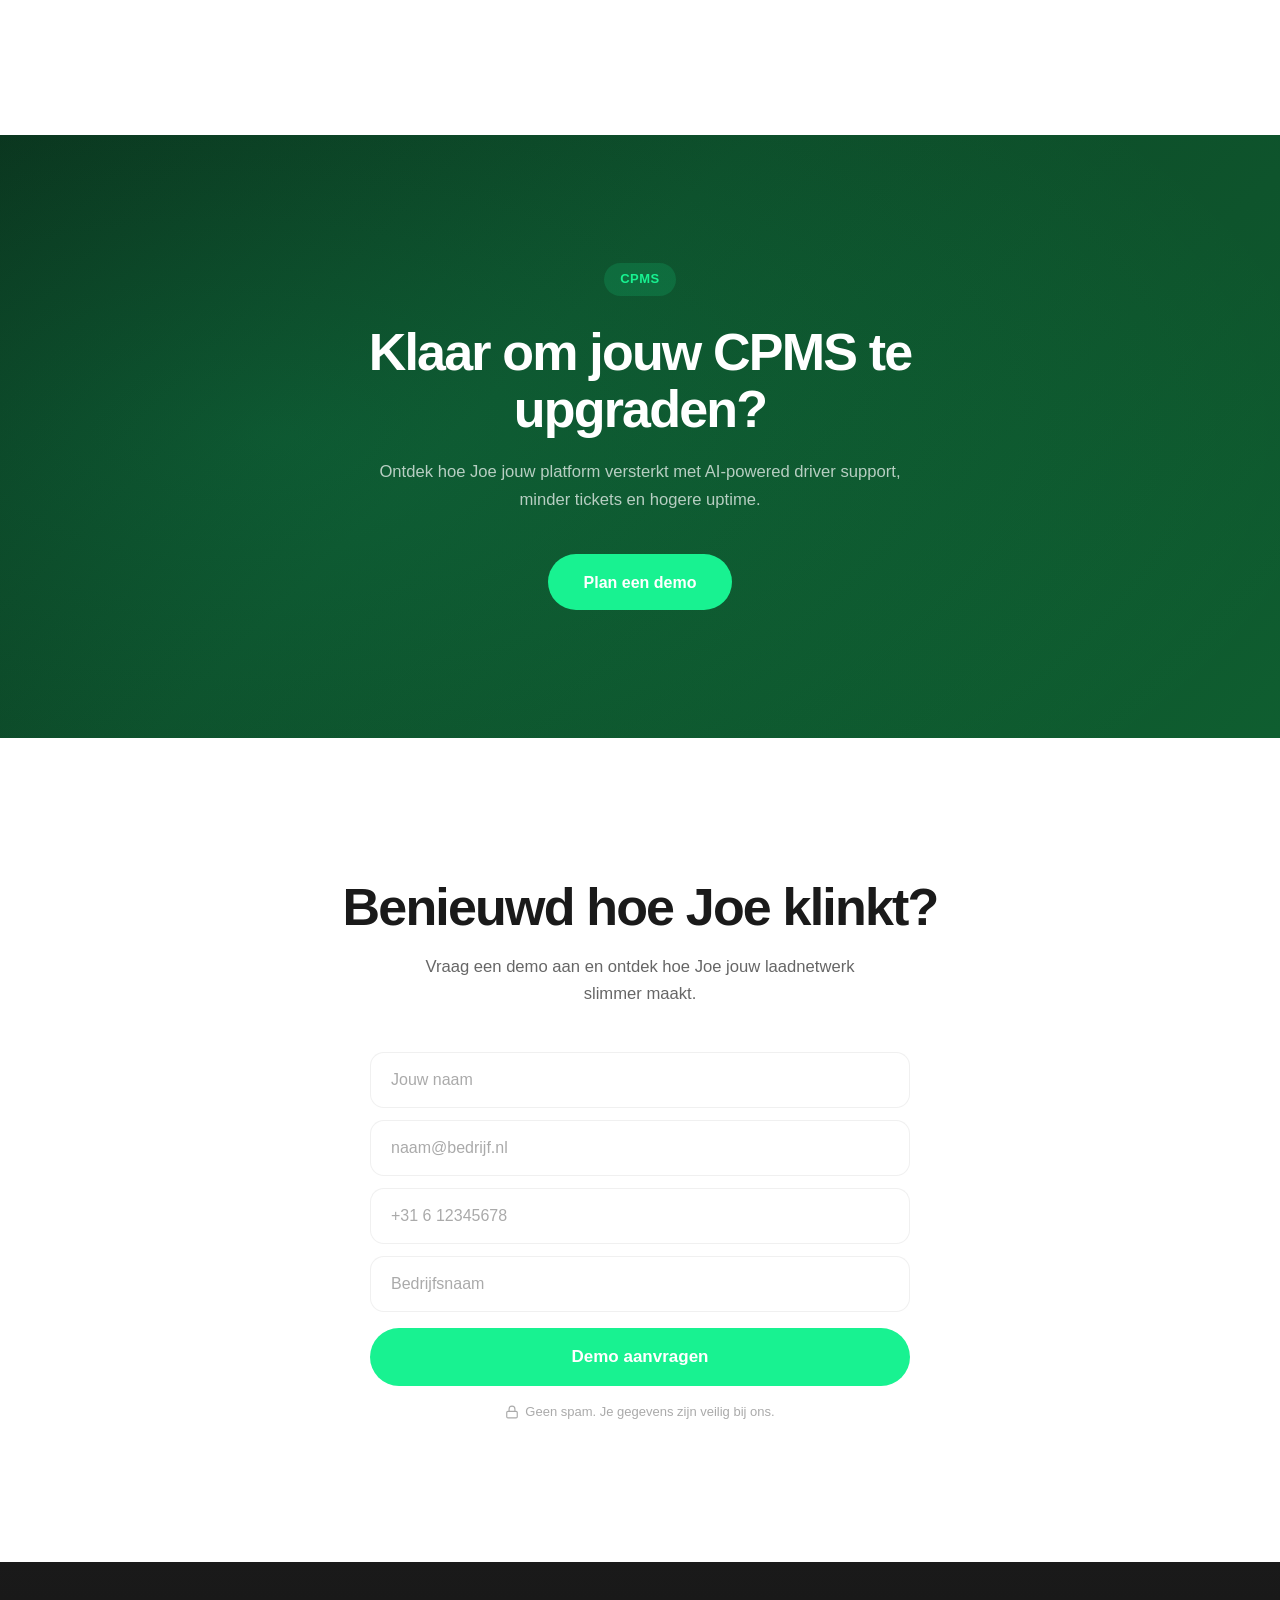
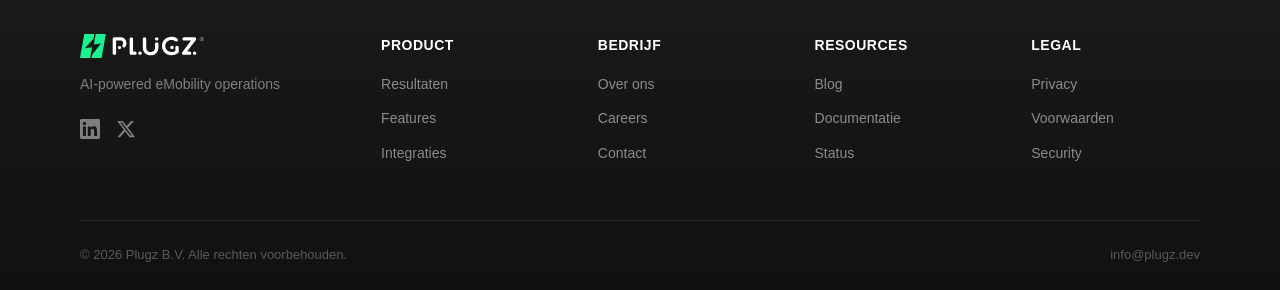
<file: cpms.html>
<!DOCTYPE html>
<html lang="nl">
<head>
  <meta charset="UTF-8">
  <meta name="viewport" content="width=device-width, initial-scale=1.0">
  <title>Joe voor CPMS - AI Voice Agent | Plugz</title>
  <meta name="description" content="Joe integreert naadloos met jouw charge point management systeem. Automatiseer driver support, verminder tickets en verhoog de uptime van aangesloten laadpunten.">
  <meta property="og:title" content="Joe voor CPMS - AI Voice Agent | Plugz">
  <meta property="og:description" content="AI-support die jouw CPMS-platform versterkt. White-label integratie, multi-tenant support en OCPP-native diagnostiek.">
  <meta property="og:url" content="https://joe.plugz.dev/cpms.html">
  <meta property="og:type" content="website">
  <meta property="og:image" content="https://joe.plugz.dev/assets/plugz-icon.svg">
  <meta name="twitter:card" content="summary_large_image">
  <meta name="theme-color" content="#18F291">
  <link rel="icon" href="assets/plugz-icon.svg" type="image/svg+xml">
  <link rel="stylesheet" href="styles.css">
</head>
<body>

  <!-- ===== NAVIGATION ===== -->
  <nav class="nav" role="navigation" aria-label="Hoofdnavigatie">
    <div class="container nav-inner">
      <a href="index.html" class="nav-logo" aria-label="Plugz home">
        <img src="assets/plugz-vol-zwart.svg" alt="Plugz" height="28">
      </a>

      <div class="nav-links">
        <div class="nav-dropdown">
          <button class="nav-dropdown-trigger">Product <svg width="10" height="6" viewBox="0 0 10 6" fill="none"><path d="M1 1l4 4 4-4" stroke="currentColor" stroke-width="1.5" stroke-linecap="round" stroke-linejoin="round"/></svg></button>
          <div class="nav-dropdown-menu">
            <a href="index.html#resultaten" class="dropdown-item">
              <strong>Resultaten</strong>
              <span>Bewezen resultaat op schaal</span>
            </a>
            <a href="index.html#features" class="dropdown-item">
              <strong>Features</strong>
              <span>Platform, dashboard &amp; monitoring</span>
            </a>
            <a href="index.html#integraties" class="dropdown-item">
              <strong>Integraties</strong>
              <span>CPMS, CRM &amp; telefonie</span>
            </a>
          </div>
        </div>
        <div class="nav-dropdown">
          <button class="nav-dropdown-trigger nav-dropdown-trigger--active">Customers <svg width="10" height="6" viewBox="0 0 10 6" fill="none"><path d="M1 1l4 4 4-4" stroke="currentColor" stroke-width="1.5" stroke-linecap="round" stroke-linejoin="round"/></svg></button>
          <div class="nav-dropdown-menu nav-mega-menu">
            <div class="mega-menu-grid">
              <span class="mega-menu-label">Industries</span>
              <a href="cpms.html" class="dropdown-item">
                <strong>Charge Point Management Systems</strong>
                <span>Software backends &amp; CPMS-platforms</span>
              </a>
              <a href="cpo.html" class="dropdown-item">
                <strong>Charge Point Operators</strong>
                <span>Laadpunt exploitanten &amp; netwerken</span>
              </a>
              <a href="overheid.html" class="dropdown-item">
                <strong>Overheid &amp; Gemeente</strong>
                <span>Publieke laadinfrastructuur</span>
              </a>
              <a href="corporates.html" class="dropdown-item">
                <strong>Corporates</strong>
                <span>Wagenparkbeheer &amp; bedrijfsladen</span>
              </a>
            </div>
          </div>
        </div>
        <div class="nav-dropdown">
          <button class="nav-dropdown-trigger">Company <svg width="10" height="6" viewBox="0 0 10 6" fill="none"><path d="M1 1l4 4 4-4" stroke="currentColor" stroke-width="1.5" stroke-linecap="round" stroke-linejoin="round"/></svg></button>
          <div class="nav-dropdown-menu">
            <a href="index.html#over-ons" class="dropdown-item">
              <strong>Over ons</strong>
              <span>Ons team en onze missie</span>
            </a>
            <a href="careers.html" class="dropdown-item">
              <strong>Careers</strong>
              <span>Werk bij Plugz</span>
            </a>
            <a href="index.html#contact" class="dropdown-item">
              <strong>Contact</strong>
              <span>Neem contact op</span>
            </a>
            <a href="blog.html" class="dropdown-item">
              <strong>Blog</strong>
              <span>Nieuws &amp; inzichten</span>
            </a>
          </div>
        </div>
      </div>

      <a href="#contact" class="btn-nav">Demo aanvragen</a>

      <button class="hamburger" aria-label="Menu openen" aria-expanded="false">
        <span></span>
        <span></span>
        <span></span>
      </button>
    </div>
  </nav>

  <!-- Mobile menu -->
  <div class="mobile-menu" role="dialog" aria-label="Mobiel menu">
    <div class="mobile-menu-section">
      <span class="mobile-menu-label">Product</span>
      <a href="index.html#resultaten">Resultaten</a>
      <a href="index.html#features">Features</a>
      <a href="index.html#integraties">Integraties</a>
    </div>
    <div class="mobile-menu-section">
      <span class="mobile-menu-label">Customers</span>
      <a href="cpms.html">Charge Point Management Systems</a>
      <a href="cpo.html">Charge Point Operators</a>
      <a href="overheid.html">Overheid &amp; Gemeente</a>
      <a href="corporates.html">Corporates</a>
    </div>
    <div class="mobile-menu-section">
      <span class="mobile-menu-label">Company</span>
      <a href="index.html#over-ons">Over ons</a>
      <a href="careers.html">Careers</a>
      <a href="index.html#contact">Contact</a>
      <a href="blog.html">Blog</a>
    </div>
    <a href="#contact" class="btn-primary">Demo aanvragen</a>
  </div>

  <!-- ===== HERO ===== -->
  <section class="hero" id="hero">
    <div class="container">
      <div class="hero-card fade-in">
        <span class="hero-badge"><span class="hero-badge-icon">&#9889;</span> CPMS Partners</span>

        <h1 class="hero-heading">
          AI-support die jouw CPMS-platform versterkt
        </h1>

        <p class="hero-sub">
          Joe integreert naadloos met jouw charge point management systeem. Automatiseer driver support, verminder tickets en verhoog de uptime van aangesloten laadpunten.
        </p>

        <div class="hero-ctas">
          <a href="#contact" class="btn-primary">Demo aanvragen</a>
          <a href="#features" class="btn-secondary">Bekijk features</a>
        </div>
      </div>
    </div>
  </section>

  <!-- ===== PROBLEM / BENEFITS ===== -->
  <section class="problem" id="features">
    <div class="container">
      <h2 class="problem-heading fade-in">Waarom CPMS-platforms kiezen voor Joe</h2>

      <div class="problem-stats fade-in">
        <div class="problem-stat">
          <div class="problem-stat-number" data-target="92" data-suffix="%" data-decimals="0">0%</div>
          <p class="problem-stat-label">Containment rate</p>
        </div>
        <div class="problem-stat">
          <div class="problem-stat-number" data-target="50" data-suffix="%" data-decimals="0">0%</div>
          <p class="problem-stat-label">Minder tickets</p>
        </div>
        <div class="problem-stat">
          <div class="problem-stat-number">24/7</div>
          <p class="problem-stat-label">Beschikbaarheid</p>
        </div>
      </div>

      <div class="problem-cards fade-in">
        <div class="problem-card">
          <div class="problem-card-icon">
            <svg width="24" height="24" viewBox="0 0 24 24" fill="none" stroke="currentColor" stroke-width="1.5" stroke-linecap="round" stroke-linejoin="round"><rect x="2" y="3" width="20" height="14" rx="2" ry="2"/><line x1="8" y1="21" x2="16" y2="21"/><line x1="12" y1="17" x2="12" y2="21"/></svg>
          </div>
          <h3>White-label integratie</h3>
          <p>Integreer Joe als white-label oplossing in jouw CPMS. Jouw branding, onze AI. Naadloos voor jouw klanten.</p>
        </div>
        <div class="problem-card">
          <div class="problem-card-icon">
            <svg width="24" height="24" viewBox="0 0 24 24" fill="none" stroke="currentColor" stroke-width="1.5" stroke-linecap="round" stroke-linejoin="round"><path d="M16 21v-2a4 4 0 0 0-4-4H6a4 4 0 0 0-4 4v2"/><circle cx="9" cy="7" r="4"/><path d="M22 21v-2a4 4 0 0 0-3-3.87"/><path d="M16 3.13a4 4 0 0 1 0 7.75"/></svg>
          </div>
          <h3>Multi-tenant support</h3>
          <p>E&eacute;n platform, meerdere CPOs. Joe handelt support af per tenant met gepersonaliseerde kennisbases en escalatieregels.</p>
        </div>
        <div class="problem-card">
          <div class="problem-card-icon">
            <svg width="24" height="24" viewBox="0 0 24 24" fill="none" stroke="currentColor" stroke-width="1.5" stroke-linecap="round" stroke-linejoin="round"><path d="M22 11.08V12a10 10 0 1 1-5.93-9.14"/><polyline points="22 4 12 14.01 9 11.01"/></svg>
          </div>
          <h3>OCPP-native diagnostiek</h3>
          <p>Joe begrijpt OCPP 1.6 en 2.0 natively. Automatische diagnose, remote resets en self-healing, zonder menselijke tussenkomst.</p>
        </div>
      </div>
    </div>
  </section>

  <!-- ===== BREAK CTA ===== -->
  <section class="break-cta fade-in">
    <div class="break-cta-inner">
      <span class="break-cta-badge">CPMS</span>
      <h2 class="break-cta-heading">Klaar om jouw CPMS te upgraden?</h2>
      <p class="break-cta-sub">Ontdek hoe Joe jouw platform versterkt met AI-powered driver support, minder tickets en hogere uptime.</p>
      <a href="#contact" class="btn-primary btn-break">Plan een demo</a>
    </div>
  </section>

  <!-- ===== CTA / FORM ===== -->
  <section class="cta" id="contact">
    <div class="container">
      <h2 class="section-heading fade-in">Benieuwd hoe Joe klinkt?</h2>
      <p class="cta-sub fade-in">
        Vraag een demo aan en ontdek hoe Joe jouw laadnetwerk slimmer maakt.
      </p>

      <div id="form-container">
        <form class="cta-form fade-in" id="demo-form" action="#" novalidate>
          <div class="form-fields">
            <input type="text" name="firstname" placeholder="Jouw naam" required aria-label="Naam">
            <input type="email" name="email" placeholder="naam@bedrijf.nl" required aria-label="E-mailadres">
            <input type="tel" name="phone" placeholder="+31 6 12345678" required aria-label="Telefoonnummer">
            <input type="text" name="company" placeholder="Bedrijfsnaam" required aria-label="Bedrijfsnaam">
          </div>
          <button type="submit" class="btn-primary btn-submit">Demo aanvragen</button>
        </form>
        <p class="form-error" id="form-error"></p>
      </div>

      <div class="form-success" id="form-success">
        <div class="form-success-icon">&#10003;</div>
        <h3>Bedankt!</h3>
        <p>We nemen snel contact op.</p>
      </div>

      <p class="trust-text fade-in">
        <svg viewBox="0 0 24 24" fill="none" stroke="currentColor" stroke-width="2" stroke-linecap="round" stroke-linejoin="round" aria-hidden="true"><rect x="3" y="11" width="18" height="11" rx="2" ry="2"/><path d="M7 11V7a5 5 0 0 1 10 0v4"/></svg>
        Geen spam. Je gegevens zijn veilig bij ons.
      </p>
    </div>
  </section>

  <!-- ===== FOOTER ===== -->
  <footer class="footer">
    <div class="container">
      <div class="footer-top">
        <div class="footer-brand-col">
          <a href="index.html" class="footer-logo" aria-label="Plugz home">
            <img src="assets/plugz-vol-wit.svg" alt="Plugz" height="24">
          </a>
          <p class="footer-tagline">AI-powered eMobility operations</p>
          <div class="footer-socials">
            <a href="#" aria-label="LinkedIn"><svg width="20" height="20" viewBox="0 0 24 24" fill="currentColor"><path d="M20.447 20.452h-3.554v-5.569c0-1.328-.027-3.037-1.852-3.037-1.853 0-2.136 1.445-2.136 2.939v5.667H9.351V9h3.414v1.561h.046c.477-.9 1.637-1.85 3.37-1.85 3.601 0 4.267 2.37 4.267 5.455v6.286zM5.337 7.433a2.062 2.062 0 0 1-2.063-2.065 2.064 2.064 0 1 1 2.063 2.065zm1.782 13.019H3.555V9h3.564v11.452zM22.225 0H1.771C.792 0 0 .774 0 1.729v20.542C0 23.227.792 24 1.771 24h20.451C23.2 24 24 23.227 24 22.271V1.729C24 .774 23.2 0 22.222 0h.003z"/></svg></a>
            <a href="#" aria-label="Twitter/X"><svg width="20" height="20" viewBox="0 0 24 24" fill="currentColor"><path d="M18.244 2.25h3.308l-7.227 8.26 8.502 11.24H16.17l-5.214-6.817L4.99 21.75H1.68l7.73-8.835L1.254 2.25H8.08l4.713 6.231zm-1.161 17.52h1.833L7.084 4.126H5.117z"/></svg></a>
          </div>
        </div>
        <div class="footer-col">
          <h4>Product</h4>
          <a href="index.html#resultaten">Resultaten</a>
          <a href="index.html#features">Features</a>
          <a href="index.html#integraties">Integraties</a>
        </div>
        <div class="footer-col">
          <h4>Bedrijf</h4>
          <a href="index.html#over-ons">Over ons</a>
          <a href="careers.html">Careers</a>
          <a href="index.html#contact">Contact</a>
        </div>
        <div class="footer-col">
          <h4>Resources</h4>
          <a href="blog.html">Blog</a>
          <a href="#">Documentatie</a>
          <a href="#">Status</a>
        </div>
        <div class="footer-col">
          <h4>Legal</h4>
          <a href="privacy.html">Privacy</a>
          <a href="voorwaarden.html">Voorwaarden</a>
          <a href="#">Security</a>
        </div>
      </div>
    </div>
    <div class="footer-bottom-bar">
      <div class="container footer-bottom-inner">
        <span>&copy; 2026 Plugz B.V. Alle rechten voorbehouden.</span>
        <span class="footer-email">info@plugz.dev</span>
      </div>
    </div>
  </footer>

  <script src="main.js"></script>
</body>
</html>
</file>
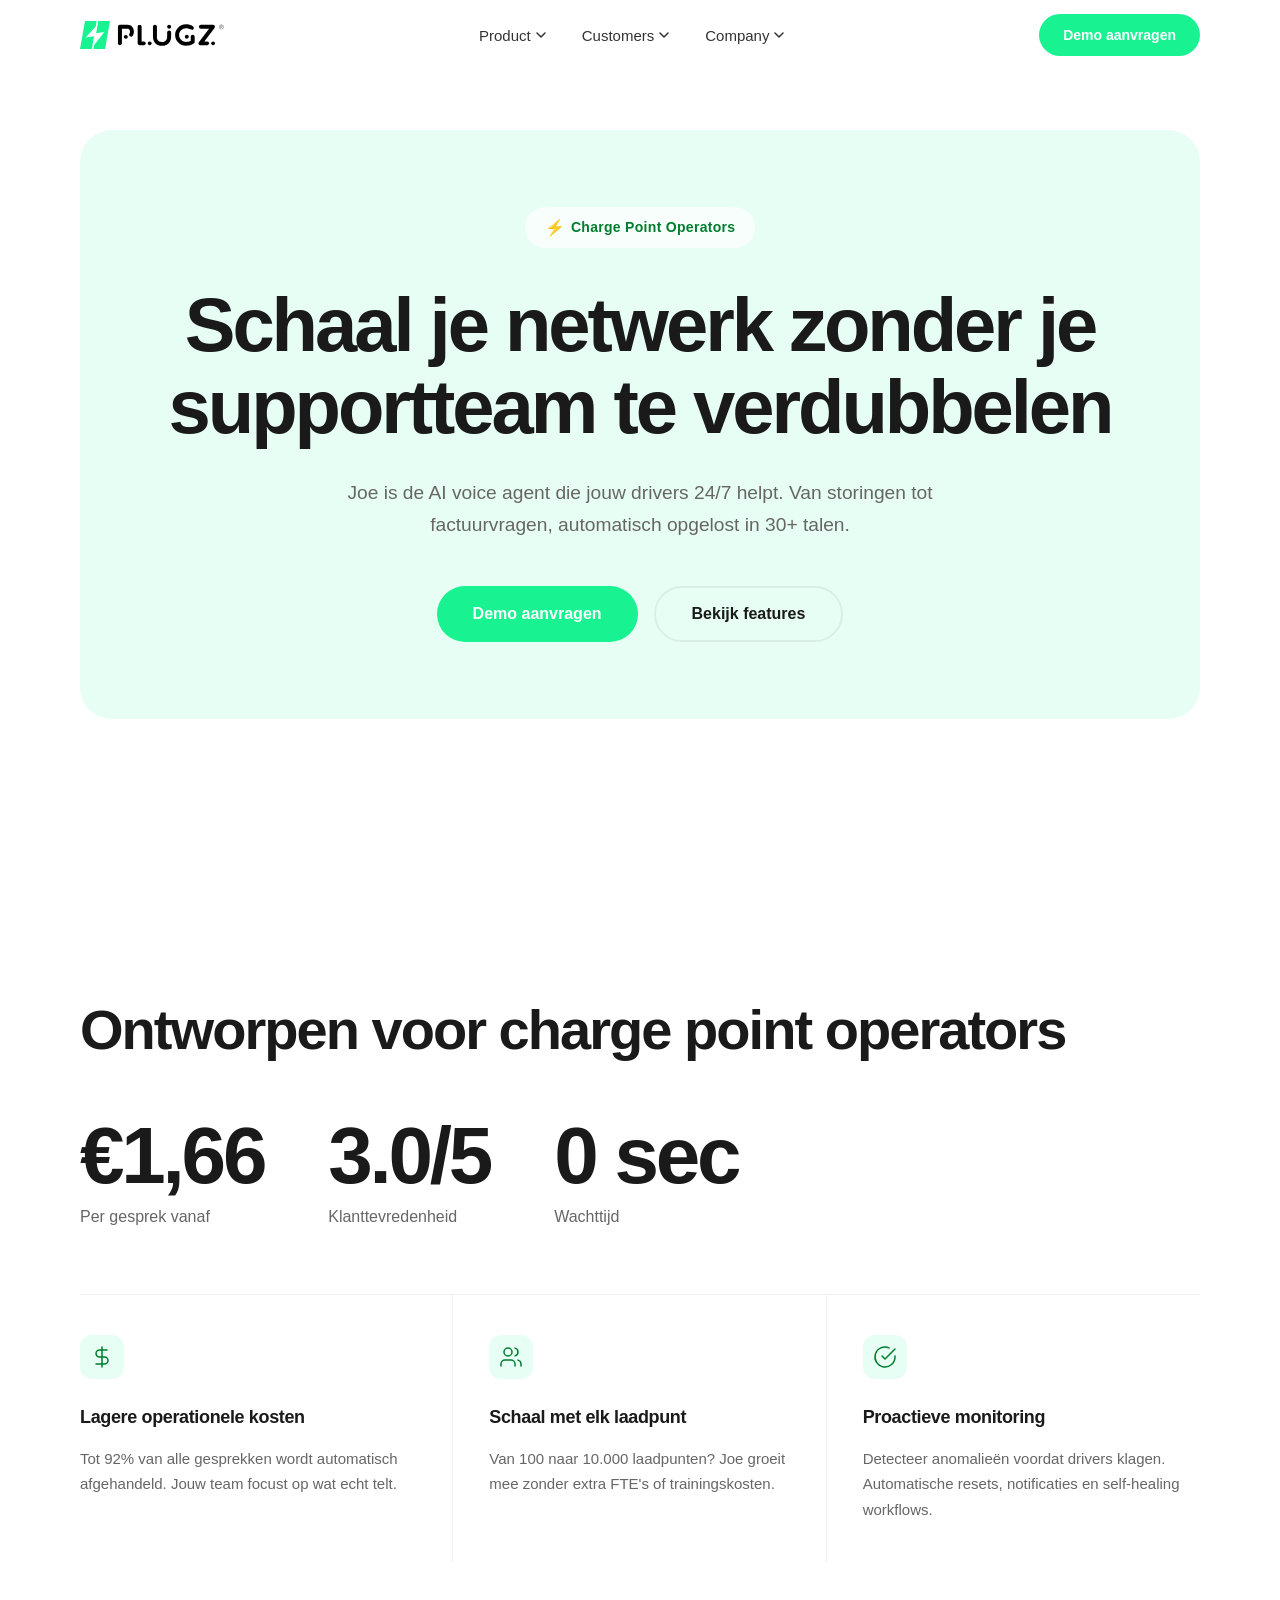
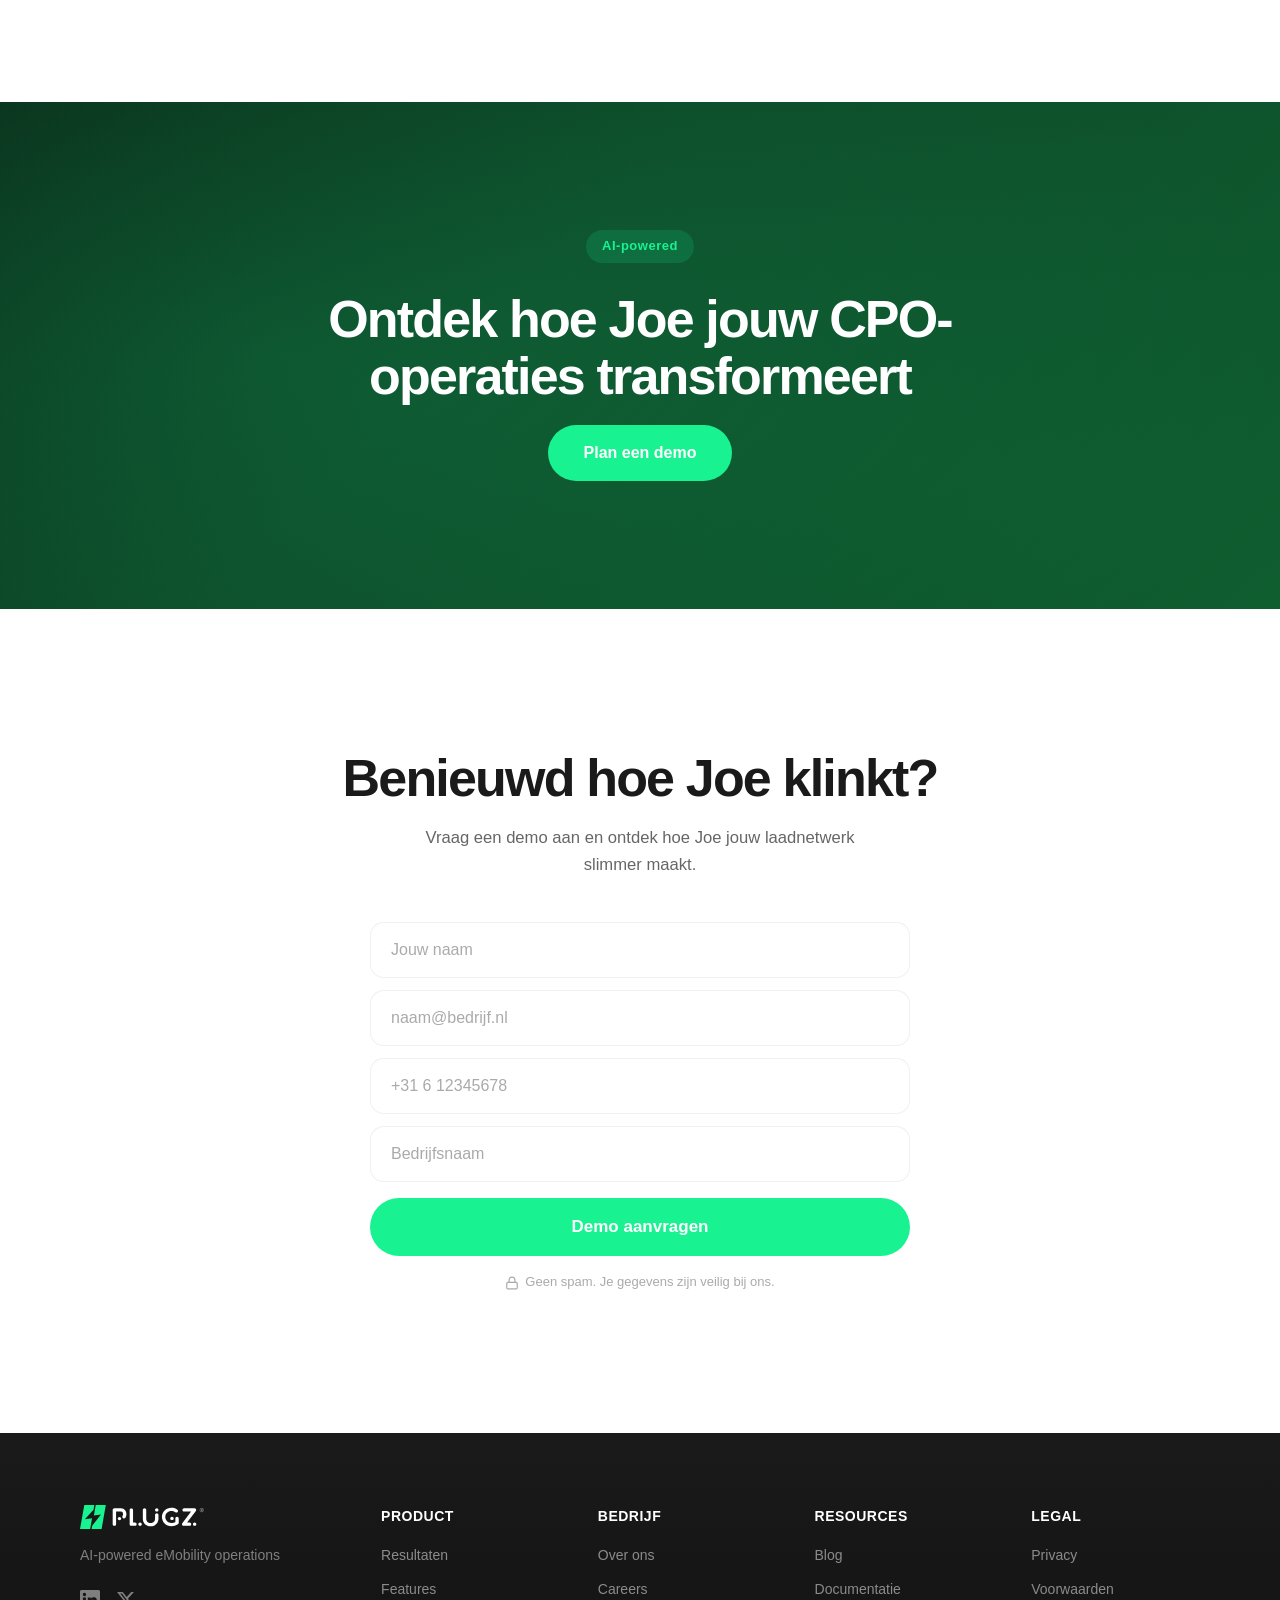
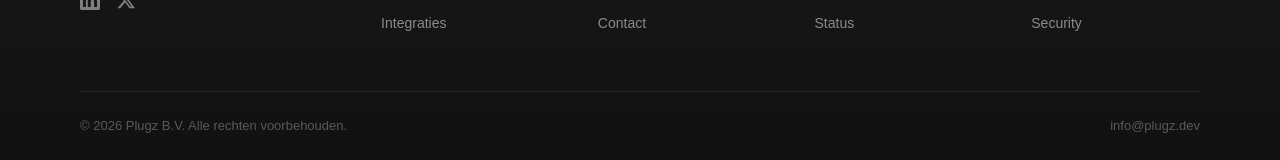
<file: cpo.html>
<!DOCTYPE html>
<html lang="nl">
<head>
  <meta charset="UTF-8">
  <meta name="viewport" content="width=device-width, initial-scale=1.0">
  <title>Joe voor CPOs - AI Voice Agent | Plugz</title>
  <meta name="description" content="Joe is de AI voice agent die charge point operators 24/7 ondersteunt. Schaal je netwerk zonder je supportteam te verdubbelen. Vraag een demo aan.">
  <meta property="og:title" content="Joe voor CPOs - AI Voice Agent | Plugz">
  <meta property="og:description" content="Joe is de AI voice agent die charge point operators 24/7 ondersteunt. Lagere kosten, hogere klanttevredenheid.">
  <meta property="og:url" content="https://joe.plugz.dev/cpo">
  <meta property="og:type" content="website">
  <meta property="og:image" content="https://joe.plugz.dev/assets/plugz-icon.svg">
  <meta name="twitter:card" content="summary_large_image">
  <meta name="theme-color" content="#18F291">
  <link rel="icon" href="assets/plugz-icon.svg" type="image/svg+xml">
  <link rel="stylesheet" href="styles.css">
</head>
<body>

  <!-- ===== NAVIGATION ===== -->
  <nav class="nav" role="navigation" aria-label="Hoofdnavigatie">
    <div class="container nav-inner">
      <a href="index.html" class="nav-logo" aria-label="Plugz home">
        <img src="assets/plugz-vol-zwart.svg" alt="Plugz" height="28">
      </a>

      <div class="nav-links">
        <div class="nav-dropdown">
          <button class="nav-dropdown-trigger">Product <svg width="10" height="6" viewBox="0 0 10 6" fill="none"><path d="M1 1l4 4 4-4" stroke="currentColor" stroke-width="1.5" stroke-linecap="round" stroke-linejoin="round"/></svg></button>
          <div class="nav-dropdown-menu">
            <a href="index.html#resultaten" class="dropdown-item">
              <strong>Resultaten</strong>
              <span>Bewezen resultaat op schaal</span>
            </a>
            <a href="index.html#features" class="dropdown-item">
              <strong>Features</strong>
              <span>Platform, dashboard &amp; monitoring</span>
            </a>
            <a href="index.html#integraties" class="dropdown-item">
              <strong>Integraties</strong>
              <span>CPMS, CRM &amp; telefonie</span>
            </a>
          </div>
        </div>
        <div class="nav-dropdown">
          <button class="nav-dropdown-trigger nav-dropdown-trigger--active">Customers <svg width="10" height="6" viewBox="0 0 10 6" fill="none"><path d="M1 1l4 4 4-4" stroke="currentColor" stroke-width="1.5" stroke-linecap="round" stroke-linejoin="round"/></svg></button>
          <div class="nav-dropdown-menu nav-mega-menu">
            <div class="mega-menu-grid">
              <span class="mega-menu-label">Industries</span>
              <a href="cpms.html" class="dropdown-item">
                <strong>Charge Point Management Systems</strong>
                <span>Software backends &amp; CPMS-platforms</span>
              </a>
              <a href="cpo.html" class="dropdown-item">
                <strong>Charge Point Operators</strong>
                <span>Laadpunt exploitanten &amp; netwerken</span>
              </a>
              <a href="overheid.html" class="dropdown-item">
                <strong>Overheid &amp; Gemeente</strong>
                <span>Publieke laadinfrastructuur</span>
              </a>
              <a href="corporates.html" class="dropdown-item">
                <strong>Corporates</strong>
                <span>Wagenparkbeheer &amp; bedrijfsladen</span>
              </a>
            </div>
          </div>
        </div>
        <div class="nav-dropdown">
          <button class="nav-dropdown-trigger">Company <svg width="10" height="6" viewBox="0 0 10 6" fill="none"><path d="M1 1l4 4 4-4" stroke="currentColor" stroke-width="1.5" stroke-linecap="round" stroke-linejoin="round"/></svg></button>
          <div class="nav-dropdown-menu">
            <a href="index.html#over-ons" class="dropdown-item">
              <strong>Over ons</strong>
              <span>Ons team en onze missie</span>
            </a>
            <a href="careers.html" class="dropdown-item">
              <strong>Careers</strong>
              <span>Werk bij Plugz</span>
            </a>
            <a href="index.html#contact" class="dropdown-item">
              <strong>Contact</strong>
              <span>Neem contact op</span>
            </a>
            <a href="blog.html" class="dropdown-item">
              <strong>Blog</strong>
              <span>Nieuws &amp; inzichten</span>
            </a>
          </div>
        </div>
      </div>

      <a href="#contact" class="btn-nav">Demo aanvragen</a>

      <button class="hamburger" aria-label="Menu openen" aria-expanded="false">
        <span></span>
        <span></span>
        <span></span>
      </button>
    </div>
  </nav>

  <!-- Mobile menu -->
  <div class="mobile-menu" role="dialog" aria-label="Mobiel menu">
    <div class="mobile-menu-section">
      <span class="mobile-menu-label">Product</span>
      <a href="index.html#resultaten">Resultaten</a>
      <a href="index.html#features">Features</a>
      <a href="index.html#integraties">Integraties</a>
    </div>
    <div class="mobile-menu-section">
      <span class="mobile-menu-label">Customers</span>
      <a href="cpms.html">Charge Point Management Systems</a>
      <a href="cpo.html">Charge Point Operators</a>
      <a href="overheid.html">Overheid &amp; Gemeente</a>
      <a href="corporates.html">Corporates</a>
    </div>
    <div class="mobile-menu-section">
      <span class="mobile-menu-label">Company</span>
      <a href="index.html#over-ons">Over ons</a>
      <a href="careers.html">Careers</a>
      <a href="index.html#contact">Contact</a>
      <a href="blog.html">Blog</a>
    </div>
    <a href="#contact" class="btn-primary">Demo aanvragen</a>
  </div>

  <!-- ===== HERO ===== -->
  <section class="hero" id="hero">
    <div class="container">
      <div class="hero-card fade-in">
        <span class="hero-badge"><span class="hero-badge-icon">&#9889;</span> Charge Point Operators</span>

        <h1 class="hero-heading">
          Schaal je netwerk zonder je supportteam te verdubbelen
        </h1>

        <p class="hero-sub">
          Joe is de AI voice agent die jouw drivers 24/7 helpt. Van storingen tot factuurvragen, automatisch opgelost in 30+ talen.
        </p>

        <div class="hero-ctas">
          <a href="#contact" class="btn-primary">Demo aanvragen</a>
          <a href="index.html#features" class="btn-secondary">Bekijk features</a>
        </div>
      </div>
    </div>
  </section>

  <!-- ===== PROBLEM / BENEFITS ===== -->
  <section class="problem" id="benefits">
    <div class="container">
      <h2 class="problem-heading fade-in">Ontworpen voor charge point operators</h2>

      <div class="problem-stats fade-in">
        <div class="problem-stat">
          <div class="problem-stat-number" data-target="2.50" data-prefix="&euro;" data-suffix="" data-decimals="2" data-comma="true">&euro;0,00</div>
          <p class="problem-stat-label">Per gesprek vanaf</p>
        </div>
        <div class="problem-stat">
          <div class="problem-stat-number" data-target="4.6" data-suffix="/5" data-decimals="1">0/5</div>
          <p class="problem-stat-label">Klanttevredenheid</p>
        </div>
        <div class="problem-stat">
          <div class="problem-stat-number">0 sec</div>
          <p class="problem-stat-label">Wachttijd</p>
        </div>
      </div>

      <div class="problem-cards fade-in">
        <div class="problem-card">
          <div class="problem-card-icon">
            <svg width="24" height="24" viewBox="0 0 24 24" fill="none" stroke="currentColor" stroke-width="1.5" stroke-linecap="round" stroke-linejoin="round"><path d="M12 2v20M17 5H9.5a3.5 3.5 0 0 0 0 7h5a3.5 3.5 0 0 1 0 7H6"/></svg>
          </div>
          <h3>Lagere operationele kosten</h3>
          <p>Tot 92% van alle gesprekken wordt automatisch afgehandeld. Jouw team focust op wat echt telt.</p>
        </div>
        <div class="problem-card">
          <div class="problem-card-icon">
            <svg width="24" height="24" viewBox="0 0 24 24" fill="none" stroke="currentColor" stroke-width="1.5" stroke-linecap="round" stroke-linejoin="round"><path d="M16 21v-2a4 4 0 0 0-4-4H6a4 4 0 0 0-4 4v2"/><circle cx="9" cy="7" r="4"/><path d="M22 21v-2a4 4 0 0 0-3-3.87"/><path d="M16 3.13a4 4 0 0 1 0 7.75"/></svg>
          </div>
          <h3>Schaal met elk laadpunt</h3>
          <p>Van 100 naar 10.000 laadpunten? Joe groeit mee zonder extra FTE's of trainingskosten.</p>
        </div>
        <div class="problem-card">
          <div class="problem-card-icon">
            <svg width="24" height="24" viewBox="0 0 24 24" fill="none" stroke="currentColor" stroke-width="1.5" stroke-linecap="round" stroke-linejoin="round"><path d="M22 11.08V12a10 10 0 1 1-5.93-9.14"/><polyline points="22 4 12 14.01 9 11.01"/></svg>
          </div>
          <h3>Proactieve monitoring</h3>
          <p>Detecteer anomalie&euml;n voordat drivers klagen. Automatische resets, notificaties en self-healing workflows.</p>
        </div>
      </div>
    </div>
  </section>

  <!-- ===== BREAK CTA ===== -->
  <section class="break-cta fade-in">
    <div class="break-cta-inner">
      <span class="break-cta-badge">AI-powered</span>
      <h2 class="break-cta-heading">Ontdek hoe Joe jouw CPO-operaties transformeert</h2>
      <a href="#contact" class="btn-primary btn-break">Plan een demo</a>
    </div>
  </section>

  <!-- ===== CTA / FORM ===== -->
  <section class="cta" id="contact">
    <div class="container">
      <h2 class="section-heading fade-in">Benieuwd hoe Joe klinkt?</h2>
      <p class="cta-sub fade-in">
        Vraag een demo aan en ontdek hoe Joe jouw laadnetwerk slimmer maakt.
      </p>

      <div id="form-container">
        <form class="cta-form fade-in" id="demo-form" action="#" novalidate>
          <div class="form-fields">
            <input type="text" name="firstname" placeholder="Jouw naam" required aria-label="Naam">
            <input type="email" name="email" placeholder="naam@bedrijf.nl" required aria-label="E-mailadres">
            <input type="tel" name="phone" placeholder="+31 6 12345678" required aria-label="Telefoonnummer">
            <input type="text" name="company" placeholder="Bedrijfsnaam" required aria-label="Bedrijfsnaam">
          </div>
          <button type="submit" class="btn-primary btn-submit">Demo aanvragen</button>
        </form>
        <p class="form-error" id="form-error"></p>
      </div>

      <div class="form-success" id="form-success">
        <div class="form-success-icon">&#10003;</div>
        <h3>Bedankt!</h3>
        <p>We nemen snel contact op.</p>
      </div>

      <p class="trust-text fade-in">
        <svg viewBox="0 0 24 24" fill="none" stroke="currentColor" stroke-width="2" stroke-linecap="round" stroke-linejoin="round" aria-hidden="true"><rect x="3" y="11" width="18" height="11" rx="2" ry="2"/><path d="M7 11V7a5 5 0 0 1 10 0v4"/></svg>
        Geen spam. Je gegevens zijn veilig bij ons.
      </p>
    </div>
  </section>

  <!-- ===== FOOTER ===== -->
  <footer class="footer">
    <div class="container">
      <div class="footer-top">
        <div class="footer-brand-col">
          <a href="index.html" class="footer-logo" aria-label="Plugz home">
            <img src="assets/plugz-vol-wit.svg" alt="Plugz" height="24">
          </a>
          <p class="footer-tagline">AI-powered eMobility operations</p>
          <div class="footer-socials">
            <a href="#" aria-label="LinkedIn"><svg width="20" height="20" viewBox="0 0 24 24" fill="currentColor"><path d="M20.447 20.452h-3.554v-5.569c0-1.328-.027-3.037-1.852-3.037-1.853 0-2.136 1.445-2.136 2.939v5.667H9.351V9h3.414v1.561h.046c.477-.9 1.637-1.85 3.37-1.85 3.601 0 4.267 2.37 4.267 5.455v6.286zM5.337 7.433a2.062 2.062 0 0 1-2.063-2.065 2.064 2.064 0 1 1 2.063 2.065zm1.782 13.019H3.555V9h3.564v11.452zM22.225 0H1.771C.792 0 0 .774 0 1.729v20.542C0 23.227.792 24 1.771 24h20.451C23.2 24 24 23.227 24 22.271V1.729C24 .774 23.2 0 22.222 0h.003z"/></svg></a>
            <a href="#" aria-label="Twitter/X"><svg width="20" height="20" viewBox="0 0 24 24" fill="currentColor"><path d="M18.244 2.25h3.308l-7.227 8.26 8.502 11.24H16.17l-5.214-6.817L4.99 21.75H1.68l7.73-8.835L1.254 2.25H8.08l4.713 6.231zm-1.161 17.52h1.833L7.084 4.126H5.117z"/></svg></a>
          </div>
        </div>
        <div class="footer-col">
          <h4>Product</h4>
          <a href="index.html#resultaten">Resultaten</a>
          <a href="index.html#features">Features</a>
          <a href="index.html#integraties">Integraties</a>
        </div>
        <div class="footer-col">
          <h4>Bedrijf</h4>
          <a href="index.html#over-ons">Over ons</a>
          <a href="careers.html">Careers</a>
          <a href="index.html#contact">Contact</a>
        </div>
        <div class="footer-col">
          <h4>Resources</h4>
          <a href="blog.html">Blog</a>
          <a href="#">Documentatie</a>
          <a href="#">Status</a>
        </div>
        <div class="footer-col">
          <h4>Legal</h4>
          <a href="privacy.html">Privacy</a>
          <a href="voorwaarden.html">Voorwaarden</a>
          <a href="#">Security</a>
        </div>
      </div>
    </div>
    <div class="footer-bottom-bar">
      <div class="container footer-bottom-inner">
        <span>&copy; 2026 Plugz B.V. Alle rechten voorbehouden.</span>
        <span class="footer-email">info@plugz.dev</span>
      </div>
    </div>
  </footer>

  <script src="main.js"></script>
</body>
</html>
</file>
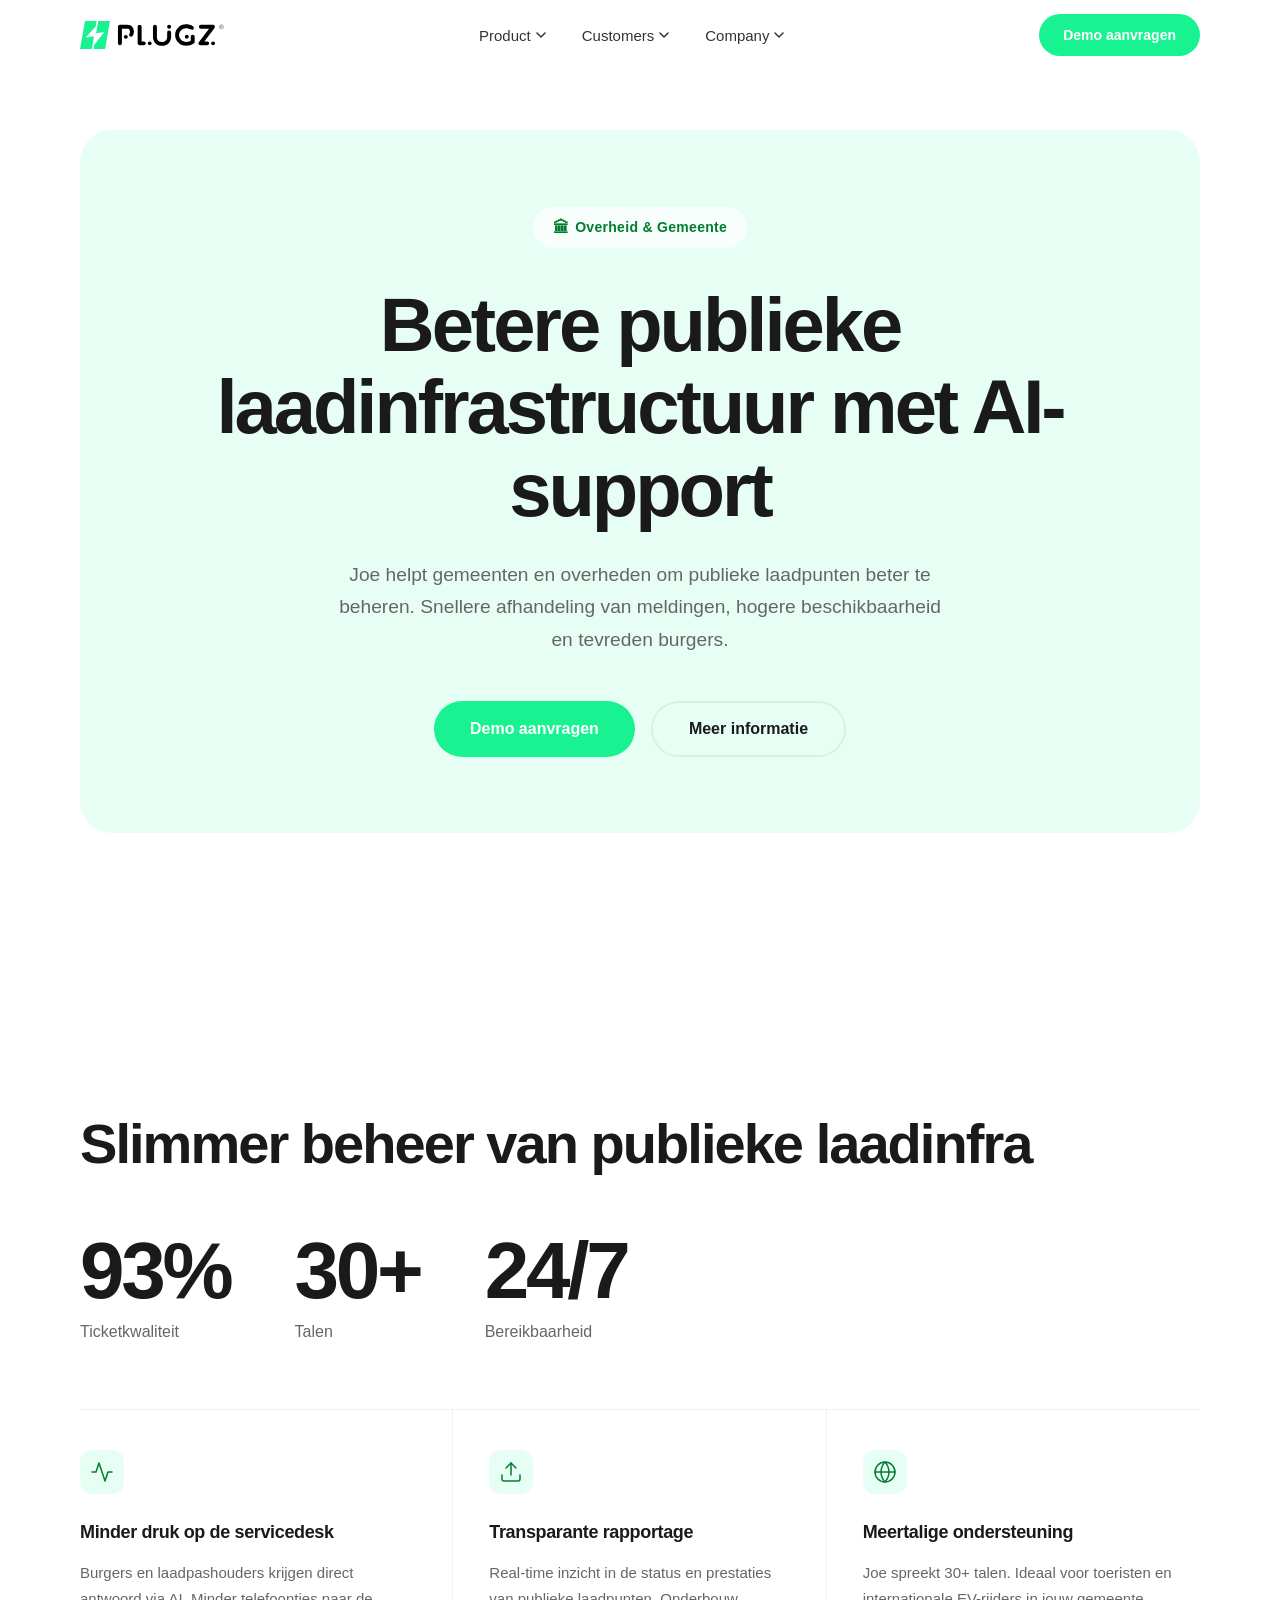
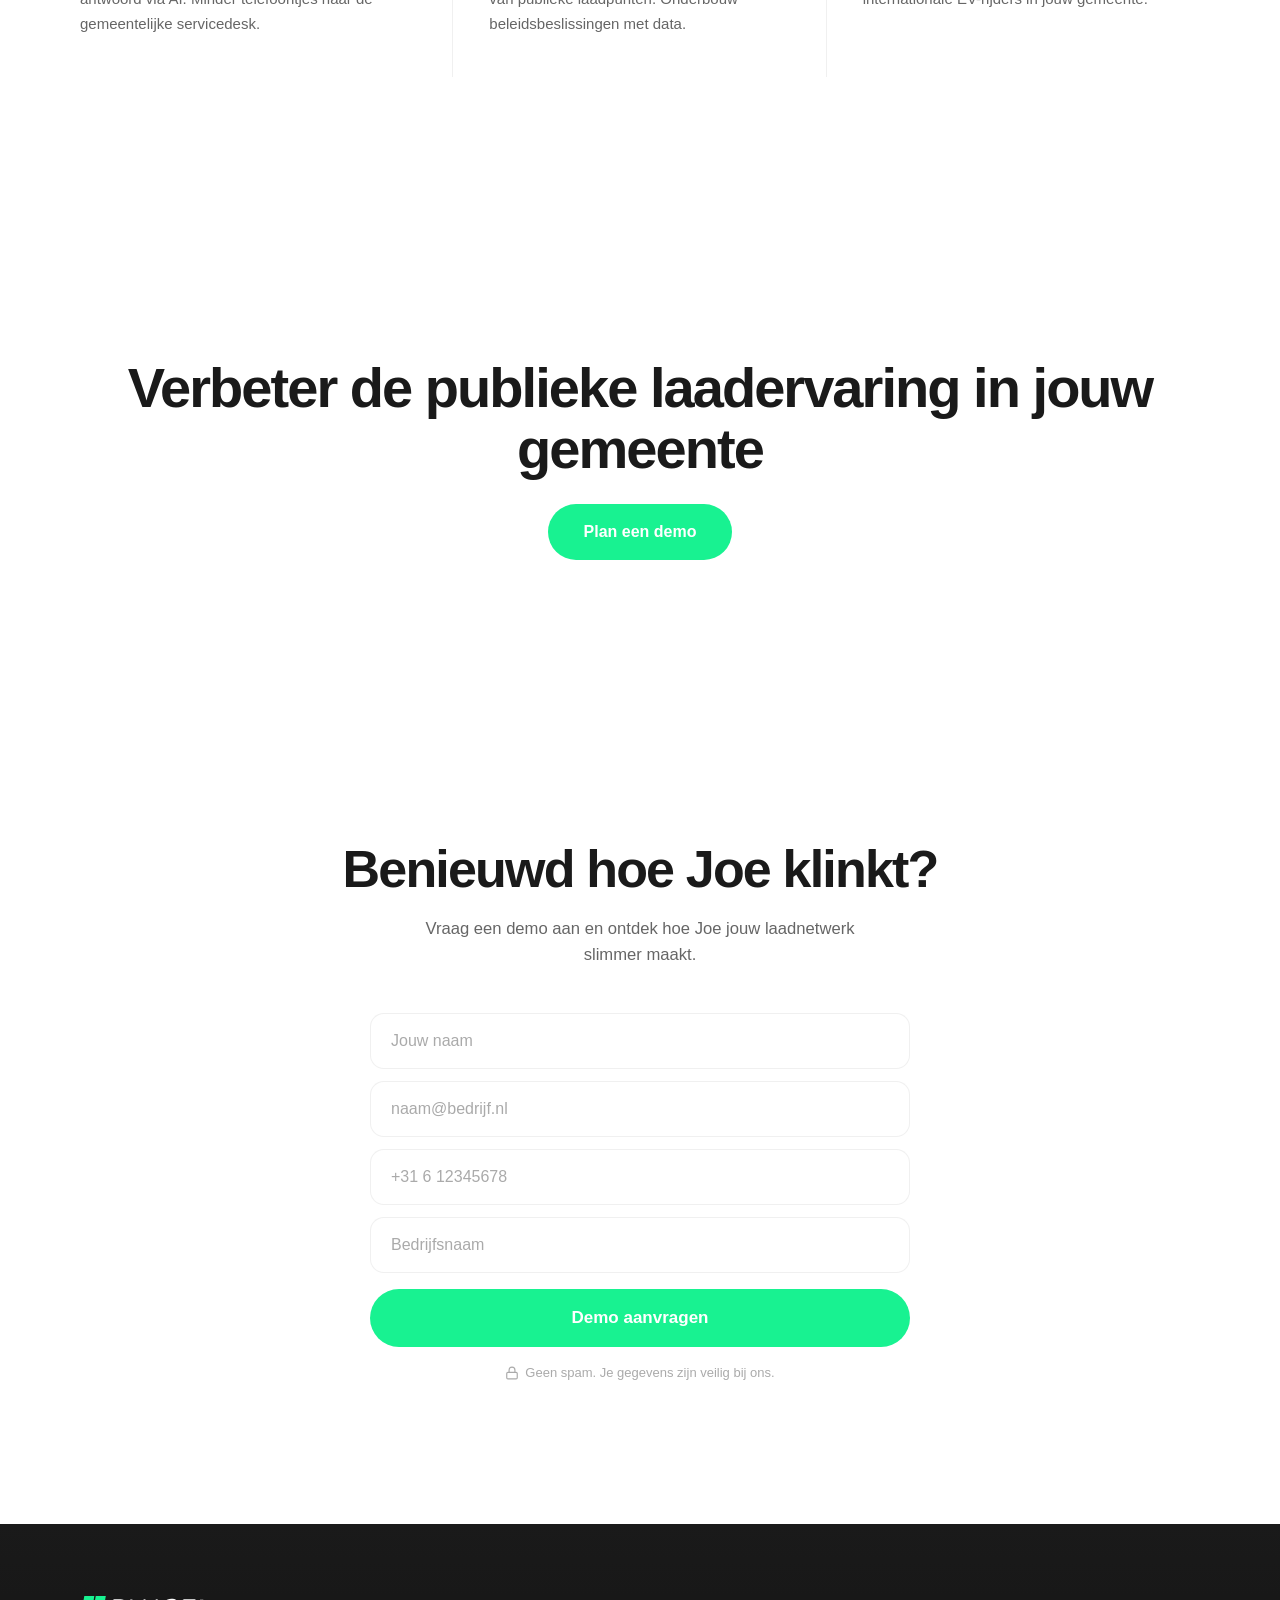
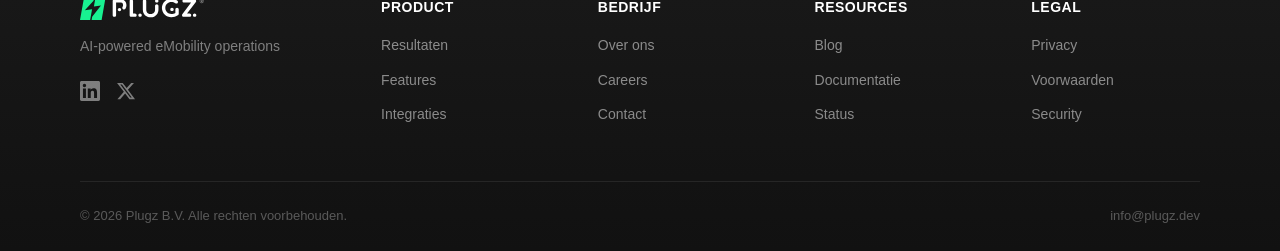
<file: overheid.html>
<!DOCTYPE html>
<html lang="nl">
<head>
  <meta charset="UTF-8">
  <meta name="viewport" content="width=device-width, initial-scale=1.0">
  <title>Joe voor Overheid & Gemeente - AI Voice Agent | Plugz</title>
  <meta name="description" content="Joe helpt gemeenten en overheden om publieke laadpunten beter te beheren. Snellere afhandeling van meldingen, hogere beschikbaarheid en tevreden burgers.">
  <meta property="og:title" content="Joe voor Overheid & Gemeente - AI Voice Agent | Plugz">
  <meta property="og:description" content="Joe helpt gemeenten en overheden om publieke laadpunten beter te beheren met AI-support.">
  <meta property="og:url" content="https://joe.plugz.dev/overheid.html">
  <meta property="og:type" content="website">
  <meta property="og:image" content="https://joe.plugz.dev/assets/plugz-icon.svg">
  <meta name="twitter:card" content="summary_large_image">
  <meta name="theme-color" content="#18F291">
  <link rel="icon" href="assets/plugz-icon.svg" type="image/svg+xml">
  <link rel="stylesheet" href="styles.css">
</head>
<body>

  <!-- ===== NAVIGATION ===== -->
  <nav class="nav" role="navigation" aria-label="Hoofdnavigatie">
    <div class="container nav-inner">
      <a href="index.html" class="nav-logo" aria-label="Plugz home">
        <img src="assets/plugz-vol-zwart.svg" alt="Plugz" height="28">
      </a>

      <div class="nav-links">
        <div class="nav-dropdown">
          <button class="nav-dropdown-trigger">Product <svg width="10" height="6" viewBox="0 0 10 6" fill="none"><path d="M1 1l4 4 4-4" stroke="currentColor" stroke-width="1.5" stroke-linecap="round" stroke-linejoin="round"/></svg></button>
          <div class="nav-dropdown-menu">
            <a href="index.html#resultaten" class="dropdown-item">
              <strong>Resultaten</strong>
              <span>Bewezen resultaat op schaal</span>
            </a>
            <a href="index.html#features" class="dropdown-item">
              <strong>Features</strong>
              <span>Platform, dashboard &amp; monitoring</span>
            </a>
            <a href="index.html#integraties" class="dropdown-item">
              <strong>Integraties</strong>
              <span>CPMS, CRM &amp; telefonie</span>
            </a>
          </div>
        </div>
        <div class="nav-dropdown">
          <button class="nav-dropdown-trigger nav-dropdown-trigger--active">Customers <svg width="10" height="6" viewBox="0 0 10 6" fill="none"><path d="M1 1l4 4 4-4" stroke="currentColor" stroke-width="1.5" stroke-linecap="round" stroke-linejoin="round"/></svg></button>
          <div class="nav-dropdown-menu nav-mega-menu">
            <div class="mega-menu-grid">
              <span class="mega-menu-label">Industries</span>
              <a href="cpms.html" class="dropdown-item">
                <strong>Charge Point Management Systems</strong>
                <span>Software backends &amp; CPMS-platforms</span>
              </a>
              <a href="cpo.html" class="dropdown-item">
                <strong>Charge Point Operators</strong>
                <span>Laadpunt exploitanten &amp; netwerken</span>
              </a>
              <a href="overheid.html" class="dropdown-item">
                <strong>Overheid &amp; Gemeente</strong>
                <span>Publieke laadinfrastructuur</span>
              </a>
              <a href="corporates.html" class="dropdown-item">
                <strong>Corporates</strong>
                <span>Wagenparkbeheer &amp; bedrijfsladen</span>
              </a>
            </div>
          </div>
        </div>
        <div class="nav-dropdown">
          <button class="nav-dropdown-trigger">Company <svg width="10" height="6" viewBox="0 0 10 6" fill="none"><path d="M1 1l4 4 4-4" stroke="currentColor" stroke-width="1.5" stroke-linecap="round" stroke-linejoin="round"/></svg></button>
          <div class="nav-dropdown-menu">
            <a href="index.html#over-ons" class="dropdown-item">
              <strong>Over ons</strong>
              <span>Ons team en onze missie</span>
            </a>
            <a href="careers.html" class="dropdown-item">
              <strong>Careers</strong>
              <span>Werk bij Plugz</span>
            </a>
            <a href="index.html#contact" class="dropdown-item">
              <strong>Contact</strong>
              <span>Neem contact op</span>
            </a>
            <a href="blog.html" class="dropdown-item">
              <strong>Blog</strong>
              <span>Nieuws &amp; inzichten</span>
            </a>
          </div>
        </div>
      </div>

      <a href="#contact" class="btn-nav">Demo aanvragen</a>

      <button class="hamburger" aria-label="Menu openen" aria-expanded="false">
        <span></span>
        <span></span>
        <span></span>
      </button>
    </div>
  </nav>

  <!-- Mobile menu -->
  <div class="mobile-menu" role="dialog" aria-label="Mobiel menu">
    <div class="mobile-menu-section">
      <span class="mobile-menu-label">Product</span>
      <a href="index.html#resultaten">Resultaten</a>
      <a href="index.html#features">Features</a>
      <a href="index.html#integraties">Integraties</a>
    </div>
    <div class="mobile-menu-section">
      <span class="mobile-menu-label">Customers</span>
      <a href="cpms.html">Charge Point Management Systems</a>
      <a href="cpo.html">Charge Point Operators</a>
      <a href="overheid.html">Overheid &amp; Gemeente</a>
      <a href="corporates.html">Corporates</a>
    </div>
    <div class="mobile-menu-section">
      <span class="mobile-menu-label">Company</span>
      <a href="index.html#over-ons">Over ons</a>
      <a href="careers.html">Careers</a>
      <a href="index.html#contact">Contact</a>
      <a href="blog.html">Blog</a>
    </div>
    <a href="#contact" class="btn-primary">Demo aanvragen</a>
  </div>

  <!-- ===== HERO ===== -->
  <section class="hero" id="hero">
    <div class="container">
      <div class="hero-card fade-in">
        <span class="hero-badge"><span class="hero-badge-icon">&#127963;</span> Overheid &amp; Gemeente</span>

        <h1 class="hero-heading">
          Betere publieke laadinfrastructuur met AI-support
        </h1>

        <p class="hero-sub">
          Joe helpt gemeenten en overheden om publieke laadpunten beter te beheren. Snellere afhandeling van meldingen, hogere beschikbaarheid en tevreden burgers.
        </p>

        <div class="hero-ctas">
          <a href="#contact" class="btn-primary">Demo aanvragen</a>
          <a href="index.html#resultaten" class="btn-secondary">Meer informatie</a>
        </div>
      </div>
    </div>
  </section>

  <!-- ===== PROBLEM / BENEFITS ===== -->
  <section class="problem" id="benefits">
    <div class="container">
      <h2 class="problem-heading fade-in">Slimmer beheer van publieke laadinfra</h2>

      <div class="problem-stats fade-in">
        <div class="problem-stat">
          <div class="problem-stat-number">93%</div>
          <p class="problem-stat-label">Ticketkwaliteit</p>
        </div>
        <div class="problem-stat">
          <div class="problem-stat-number">30+</div>
          <p class="problem-stat-label">Talen</p>
        </div>
        <div class="problem-stat">
          <div class="problem-stat-number">24/7</div>
          <p class="problem-stat-label">Bereikbaarheid</p>
        </div>
      </div>

      <div class="problem-cards fade-in">
        <div class="problem-card">
          <div class="problem-card-icon">
            <svg width="24" height="24" viewBox="0 0 24 24" fill="none" stroke="currentColor" stroke-width="1.5" stroke-linecap="round" stroke-linejoin="round"><path d="M22 12h-4l-3 9L9 3l-3 9H2"/></svg>
          </div>
          <h3>Minder druk op de servicedesk</h3>
          <p>Burgers en laadpashouders krijgen direct antwoord via AI. Minder telefoontjes naar de gemeentelijke servicedesk.</p>
        </div>
        <div class="problem-card">
          <div class="problem-card-icon">
            <svg width="24" height="24" viewBox="0 0 24 24" fill="none" stroke="currentColor" stroke-width="1.5" stroke-linecap="round" stroke-linejoin="round"><path d="M21 15v4a2 2 0 0 1-2 2H5a2 2 0 0 1-2-2v-4"/><polyline points="17 8 12 3 7 8"/><line x1="12" y1="3" x2="12" y2="15"/></svg>
          </div>
          <h3>Transparante rapportage</h3>
          <p>Real-time inzicht in de status en prestaties van publieke laadpunten. Onderbouw beleidsbeslissingen met data.</p>
        </div>
        <div class="problem-card">
          <div class="problem-card-icon">
            <svg width="24" height="24" viewBox="0 0 24 24" fill="none" stroke="currentColor" stroke-width="1.5" stroke-linecap="round" stroke-linejoin="round"><circle cx="12" cy="12" r="10"/><line x1="2" y1="12" x2="22" y2="12"/><path d="M12 2a15.3 15.3 0 0 1 4 10 15.3 15.3 0 0 1-4 10 15.3 15.3 0 0 1-4-10 15.3 15.3 0 0 1 4-10z"/></svg>
          </div>
          <h3>Meertalige ondersteuning</h3>
          <p>Joe spreekt 30+ talen. Ideaal voor toeristen en internationale EV-rijders in jouw gemeente.</p>
        </div>
      </div>
    </div>
  </section>

  <!-- ===== BREAK CTA ===== -->
  <section class="testimonial">
    <div class="container">
      <div class="testimonial-card fade-in" style="text-align:center;">
        <h2 class="problem-heading" style="margin-bottom:1.5rem;">Verbeter de publieke laadervaring in jouw gemeente</h2>
        <a href="#contact" class="btn-primary">Plan een demo</a>
      </div>
    </div>
  </section>

  <!-- ===== CTA / FORM ===== -->
  <section class="cta" id="contact">
    <div class="container">
      <h2 class="section-heading fade-in">Benieuwd hoe Joe klinkt?</h2>
      <p class="cta-sub fade-in">
        Vraag een demo aan en ontdek hoe Joe jouw laadnetwerk slimmer maakt.
      </p>

      <div id="form-container">
        <form class="cta-form fade-in" id="demo-form" action="#" novalidate>
          <div class="form-fields">
            <input type="text" name="firstname" placeholder="Jouw naam" required aria-label="Naam">
            <input type="email" name="email" placeholder="naam@bedrijf.nl" required aria-label="E-mailadres">
            <input type="tel" name="phone" placeholder="+31 6 12345678" required aria-label="Telefoonnummer">
            <input type="text" name="company" placeholder="Bedrijfsnaam" required aria-label="Bedrijfsnaam">
          </div>
          <button type="submit" class="btn-primary btn-submit">Demo aanvragen</button>
        </form>
        <p class="form-error" id="form-error"></p>
      </div>

      <div class="form-success" id="form-success">
        <div class="form-success-icon">&#10003;</div>
        <h3>Bedankt!</h3>
        <p>We nemen snel contact op.</p>
      </div>

      <p class="trust-text fade-in">
        <svg viewBox="0 0 24 24" fill="none" stroke="currentColor" stroke-width="2" stroke-linecap="round" stroke-linejoin="round" aria-hidden="true"><rect x="3" y="11" width="18" height="11" rx="2" ry="2"/><path d="M7 11V7a5 5 0 0 1 10 0v4"/></svg>
        Geen spam. Je gegevens zijn veilig bij ons.
      </p>
    </div>
  </section>

  <!-- ===== FOOTER ===== -->
  <footer class="footer">
    <div class="container">
      <div class="footer-top">
        <div class="footer-brand-col">
          <a href="index.html" class="footer-logo" aria-label="Plugz home">
            <img src="assets/plugz-vol-wit.svg" alt="Plugz" height="24">
          </a>
          <p class="footer-tagline">AI-powered eMobility operations</p>
          <div class="footer-socials">
            <a href="#" aria-label="LinkedIn"><svg width="20" height="20" viewBox="0 0 24 24" fill="currentColor"><path d="M20.447 20.452h-3.554v-5.569c0-1.328-.027-3.037-1.852-3.037-1.853 0-2.136 1.445-2.136 2.939v5.667H9.351V9h3.414v1.561h.046c.477-.9 1.637-1.85 3.37-1.85 3.601 0 4.267 2.37 4.267 5.455v6.286zM5.337 7.433a2.062 2.062 0 0 1-2.063-2.065 2.064 2.064 0 1 1 2.063 2.065zm1.782 13.019H3.555V9h3.564v11.452zM22.225 0H1.771C.792 0 0 .774 0 1.729v20.542C0 23.227.792 24 1.771 24h20.451C23.2 24 24 23.227 24 22.271V1.729C24 .774 23.2 0 22.222 0h.003z"/></svg></a>
            <a href="#" aria-label="Twitter/X"><svg width="20" height="20" viewBox="0 0 24 24" fill="currentColor"><path d="M18.244 2.25h3.308l-7.227 8.26 8.502 11.24H16.17l-5.214-6.817L4.99 21.75H1.68l7.73-8.835L1.254 2.25H8.08l4.713 6.231zm-1.161 17.52h1.833L7.084 4.126H5.117z"/></svg></a>
          </div>
        </div>
        <div class="footer-col">
          <h4>Product</h4>
          <a href="index.html#resultaten">Resultaten</a>
          <a href="index.html#features">Features</a>
          <a href="index.html#integraties">Integraties</a>
        </div>
        <div class="footer-col">
          <h4>Bedrijf</h4>
          <a href="index.html#over-ons">Over ons</a>
          <a href="careers.html">Careers</a>
          <a href="index.html#contact">Contact</a>
        </div>
        <div class="footer-col">
          <h4>Resources</h4>
          <a href="blog.html">Blog</a>
          <a href="#">Documentatie</a>
          <a href="#">Status</a>
        </div>
        <div class="footer-col">
          <h4>Legal</h4>
          <a href="privacy.html">Privacy</a>
          <a href="voorwaarden.html">Voorwaarden</a>
          <a href="#">Security</a>
        </div>
      </div>
    </div>
    <div class="footer-bottom-bar">
      <div class="container footer-bottom-inner">
        <span>&copy; 2026 Plugz B.V. Alle rechten voorbehouden.</span>
        <span class="footer-email">info@plugz.dev</span>
      </div>
    </div>
  </footer>

  <script src="main.js"></script>
</body>
</html>
</file>
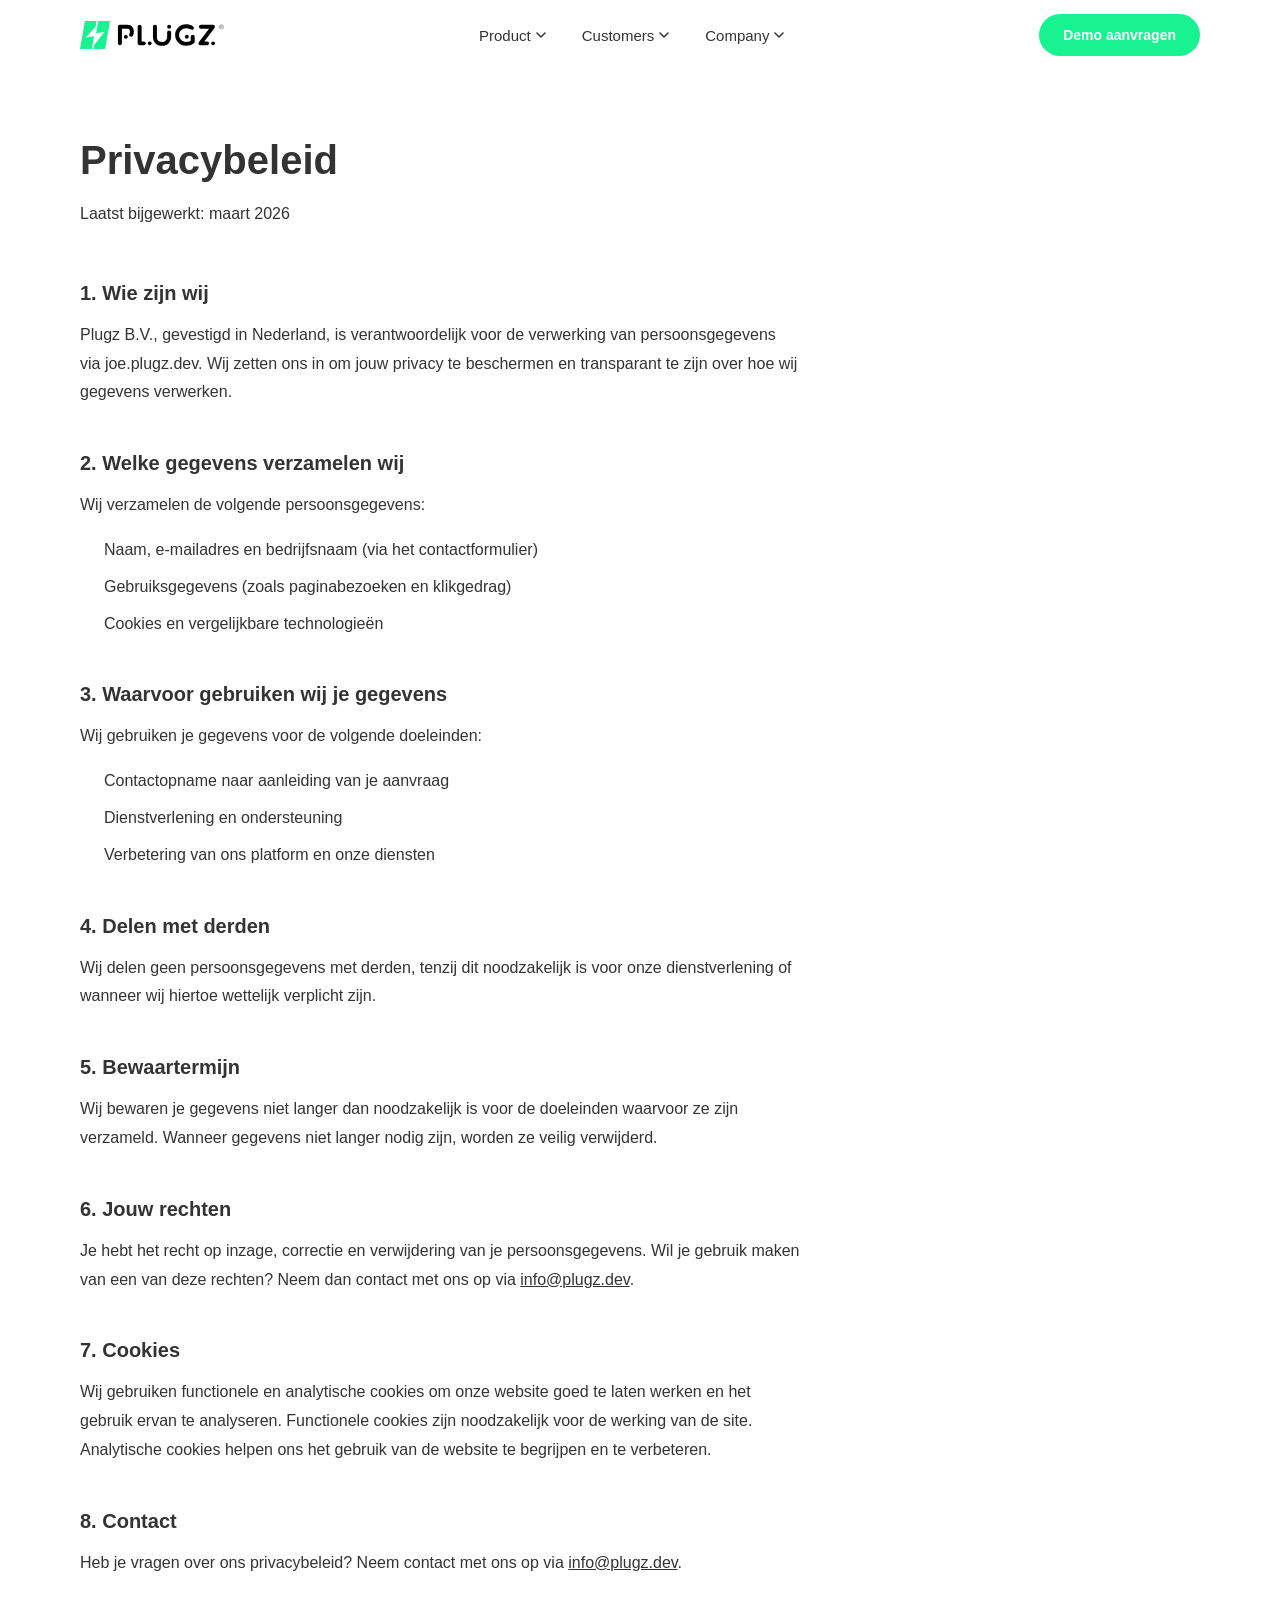
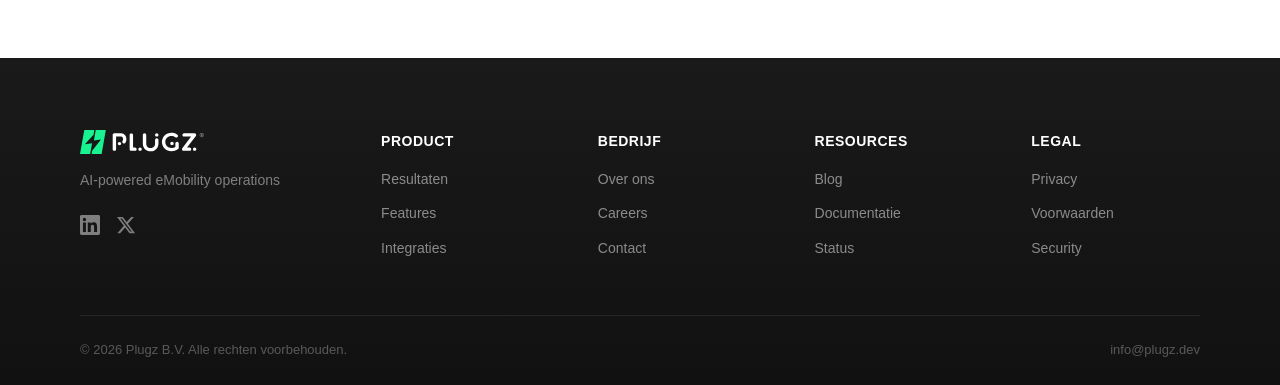
<file: privacy.html>
<!DOCTYPE html>
<html lang="nl">
<head>
  <meta charset="UTF-8">
  <meta name="viewport" content="width=device-width, initial-scale=1.0">
  <title>Privacy Policy — Plugz</title>
  <meta name="description" content="Privacybeleid van Plugz B.V. Lees hoe wij omgaan met je persoonsgegevens.">
  <meta property="og:title" content="Privacy Policy — Plugz">
  <meta property="og:description" content="Privacybeleid van Plugz B.V.">
  <meta property="og:url" content="https://joe.plugz.dev/privacy.html">
  <meta property="og:type" content="website">
  <meta property="og:image" content="https://joe.plugz.dev/assets/plugz-icon.svg">
  <meta name="twitter:card" content="summary_large_image">
  <meta name="theme-color" content="#18F291">
  <link rel="icon" href="assets/plugz-icon.svg" type="image/svg+xml">
  <link rel="stylesheet" href="styles.css">
</head>
<body>

  <!-- ===== NAVIGATION ===== -->
  <nav class="nav" role="navigation" aria-label="Hoofdnavigatie">
    <div class="container nav-inner">
      <a href="index.html" class="nav-logo" aria-label="Plugz home">
        <img src="assets/plugz-vol-zwart.svg" alt="Plugz" height="28">
      </a>

      <div class="nav-links">
        <div class="nav-dropdown">
          <button class="nav-dropdown-trigger">Product <svg width="10" height="6" viewBox="0 0 10 6" fill="none"><path d="M1 1l4 4 4-4" stroke="currentColor" stroke-width="1.5" stroke-linecap="round" stroke-linejoin="round"/></svg></button>
          <div class="nav-dropdown-menu">
            <a href="index.html#resultaten" class="dropdown-item">
              <strong>Resultaten</strong>
              <span>Bewezen resultaat op schaal</span>
            </a>
            <a href="index.html#features" class="dropdown-item">
              <strong>Features</strong>
              <span>Platform, dashboard &amp; monitoring</span>
            </a>
            <a href="index.html#integraties" class="dropdown-item">
              <strong>Integraties</strong>
              <span>CPMS, CRM &amp; telefonie</span>
            </a>
          </div>
        </div>
        <div class="nav-dropdown">
          <button class="nav-dropdown-trigger">Customers <svg width="10" height="6" viewBox="0 0 10 6" fill="none"><path d="M1 1l4 4 4-4" stroke="currentColor" stroke-width="1.5" stroke-linecap="round" stroke-linejoin="round"/></svg></button>
          <div class="nav-dropdown-menu nav-mega-menu">
            <div class="mega-menu-grid">
              <span class="mega-menu-label">Industries</span>
              <a href="cpms.html" class="dropdown-item">
                <strong>Charge Point Management Systems</strong>
                <span>Software backends &amp; CPMS-platforms</span>
              </a>
              <a href="cpo.html" class="dropdown-item">
                <strong>Charge Point Operators</strong>
                <span>Laadpunt exploitanten &amp; netwerken</span>
              </a>
              <a href="overheid.html" class="dropdown-item">
                <strong>Overheid &amp; Gemeente</strong>
                <span>Publieke laadinfrastructuur</span>
              </a>
              <a href="corporates.html" class="dropdown-item">
                <strong>Corporates</strong>
                <span>Wagenparkbeheer &amp; bedrijfsladen</span>
              </a>
            </div>
          </div>
        </div>
        <div class="nav-dropdown">
          <button class="nav-dropdown-trigger">Company <svg width="10" height="6" viewBox="0 0 10 6" fill="none"><path d="M1 1l4 4 4-4" stroke="currentColor" stroke-width="1.5" stroke-linecap="round" stroke-linejoin="round"/></svg></button>
          <div class="nav-dropdown-menu">
            <a href="index.html#over-ons" class="dropdown-item">
              <strong>Over ons</strong>
              <span>Ons team en onze missie</span>
            </a>
            <a href="careers.html" class="dropdown-item">
              <strong>Careers</strong>
              <span>Werk bij Plugz</span>
            </a>
            <a href="index.html#contact" class="dropdown-item">
              <strong>Contact</strong>
              <span>Neem contact op</span>
            </a>
            <a href="blog.html" class="dropdown-item">
              <strong>Blog</strong>
              <span>Nieuws &amp; inzichten</span>
            </a>
          </div>
        </div>
      </div>

      <a href="index.html#contact" class="btn-nav">Demo aanvragen</a>

      <button class="hamburger" aria-label="Menu openen" aria-expanded="false">
        <span></span>
        <span></span>
        <span></span>
      </button>
    </div>
  </nav>

  <!-- Mobile menu -->
  <div class="mobile-menu" role="dialog" aria-label="Mobiel menu">
    <div class="mobile-menu-section">
      <span class="mobile-menu-label">Product</span>
      <a href="index.html#resultaten">Resultaten</a>
      <a href="index.html#features">Features</a>
      <a href="index.html#integraties">Integraties</a>
    </div>
    <div class="mobile-menu-section">
      <span class="mobile-menu-label">Customers</span>
      <a href="cpms.html">Charge Point Management Systems</a>
      <a href="cpo.html">Charge Point Operators</a>
      <a href="overheid.html">Overheid &amp; Gemeente</a>
      <a href="corporates.html">Corporates</a>
    </div>
    <div class="mobile-menu-section">
      <span class="mobile-menu-label">Company</span>
      <a href="index.html#over-ons">Over ons</a>
      <a href="careers.html">Careers</a>
      <a href="index.html#contact">Contact</a>
      <a href="blog.html">Blog</a>
    </div>
    <a href="index.html#contact" class="btn-primary">Demo aanvragen</a>
  </div>

  <!-- ===== CONTENT ===== -->
  <section class="legal-page">
    <div class="container">
      <div class="fade-in">
        <h1>Privacybeleid</h1>
        <p class="section-sub">Laatst bijgewerkt: maart 2026</p>
      </div>

      <div class="fade-in">
        <h3>1. Wie zijn wij</h3>
        <p>Plugz B.V., gevestigd in Nederland, is verantwoordelijk voor de verwerking van persoonsgegevens via joe.plugz.dev. Wij zetten ons in om jouw privacy te beschermen en transparant te zijn over hoe wij gegevens verwerken.</p>

        <h3>2. Welke gegevens verzamelen wij</h3>
        <p>Wij verzamelen de volgende persoonsgegevens:</p>
        <ul>
          <li>Naam, e-mailadres en bedrijfsnaam (via het contactformulier)</li>
          <li>Gebruiksgegevens (zoals paginabezoeken en klikgedrag)</li>
          <li>Cookies en vergelijkbare technologieën</li>
        </ul>

        <h3>3. Waarvoor gebruiken wij je gegevens</h3>
        <p>Wij gebruiken je gegevens voor de volgende doeleinden:</p>
        <ul>
          <li>Contactopname naar aanleiding van je aanvraag</li>
          <li>Dienstverlening en ondersteuning</li>
          <li>Verbetering van ons platform en onze diensten</li>
        </ul>

        <h3>4. Delen met derden</h3>
        <p>Wij delen geen persoonsgegevens met derden, tenzij dit noodzakelijk is voor onze dienstverlening of wanneer wij hiertoe wettelijk verplicht zijn.</p>

        <h3>5. Bewaartermijn</h3>
        <p>Wij bewaren je gegevens niet langer dan noodzakelijk is voor de doeleinden waarvoor ze zijn verzameld. Wanneer gegevens niet langer nodig zijn, worden ze veilig verwijderd.</p>

        <h3>6. Jouw rechten</h3>
        <p>Je hebt het recht op inzage, correctie en verwijdering van je persoonsgegevens. Wil je gebruik maken van een van deze rechten? Neem dan contact met ons op via <a href="mailto:info@plugz.dev">info@plugz.dev</a>.</p>

        <h3>7. Cookies</h3>
        <p>Wij gebruiken functionele en analytische cookies om onze website goed te laten werken en het gebruik ervan te analyseren. Functionele cookies zijn noodzakelijk voor de werking van de site. Analytische cookies helpen ons het gebruik van de website te begrijpen en te verbeteren.</p>

        <h3>8. Contact</h3>
        <p>Heb je vragen over ons privacybeleid? Neem contact met ons op via <a href="mailto:info@plugz.dev">info@plugz.dev</a>.</p>
      </div>
    </div>
  </section>

  <!-- ===== FOOTER ===== -->
  <footer class="footer">
    <div class="container">
      <div class="footer-top">
        <div class="footer-brand-col">
          <a href="index.html" class="footer-logo" aria-label="Plugz home">
            <img src="assets/plugz-vol-wit.svg" alt="Plugz" height="24">
          </a>
          <p class="footer-tagline">AI-powered eMobility operations</p>
          <div class="footer-socials">
            <a href="#" aria-label="LinkedIn"><svg width="20" height="20" viewBox="0 0 24 24" fill="currentColor"><path d="M20.447 20.452h-3.554v-5.569c0-1.328-.027-3.037-1.852-3.037-1.853 0-2.136 1.445-2.136 2.939v5.667H9.351V9h3.414v1.561h.046c.477-.9 1.637-1.85 3.37-1.85 3.601 0 4.267 2.37 4.267 5.455v6.286zM5.337 7.433a2.062 2.062 0 0 1-2.063-2.065 2.064 2.064 0 1 1 2.063 2.065zm1.782 13.019H3.555V9h3.564v11.452zM22.225 0H1.771C.792 0 0 .774 0 1.729v20.542C0 23.227.792 24 1.771 24h20.451C23.2 24 24 23.227 24 22.271V1.729C24 .774 23.2 0 22.222 0h.003z"/></svg></a>
            <a href="#" aria-label="Twitter/X"><svg width="20" height="20" viewBox="0 0 24 24" fill="currentColor"><path d="M18.244 2.25h3.308l-7.227 8.26 8.502 11.24H16.17l-5.214-6.817L4.99 21.75H1.68l7.73-8.835L1.254 2.25H8.08l4.713 6.231zm-1.161 17.52h1.833L7.084 4.126H5.117z"/></svg></a>
          </div>
        </div>
        <div class="footer-col">
          <h4>Product</h4>
          <a href="index.html#resultaten">Resultaten</a>
          <a href="index.html#features">Features</a>
          <a href="index.html#integraties">Integraties</a>
        </div>
        <div class="footer-col">
          <h4>Bedrijf</h4>
          <a href="index.html#over-ons">Over ons</a>
          <a href="careers.html">Careers</a>
          <a href="index.html#contact">Contact</a>
        </div>
        <div class="footer-col">
          <h4>Resources</h4>
          <a href="blog.html">Blog</a>
          <a href="#">Documentatie</a>
          <a href="#">Status</a>
        </div>
        <div class="footer-col">
          <h4>Legal</h4>
          <a href="privacy.html">Privacy</a>
          <a href="voorwaarden.html">Voorwaarden</a>
          <a href="#">Security</a>
        </div>
      </div>
    </div>
    <div class="footer-bottom-bar">
      <div class="container footer-bottom-inner">
        <span>&copy; 2026 Plugz B.V. Alle rechten voorbehouden.</span>
        <span class="footer-email">info@plugz.dev</span>
      </div>
    </div>
  </footer>

  <script src="main.js"></script>
</body>
</html>
</file>
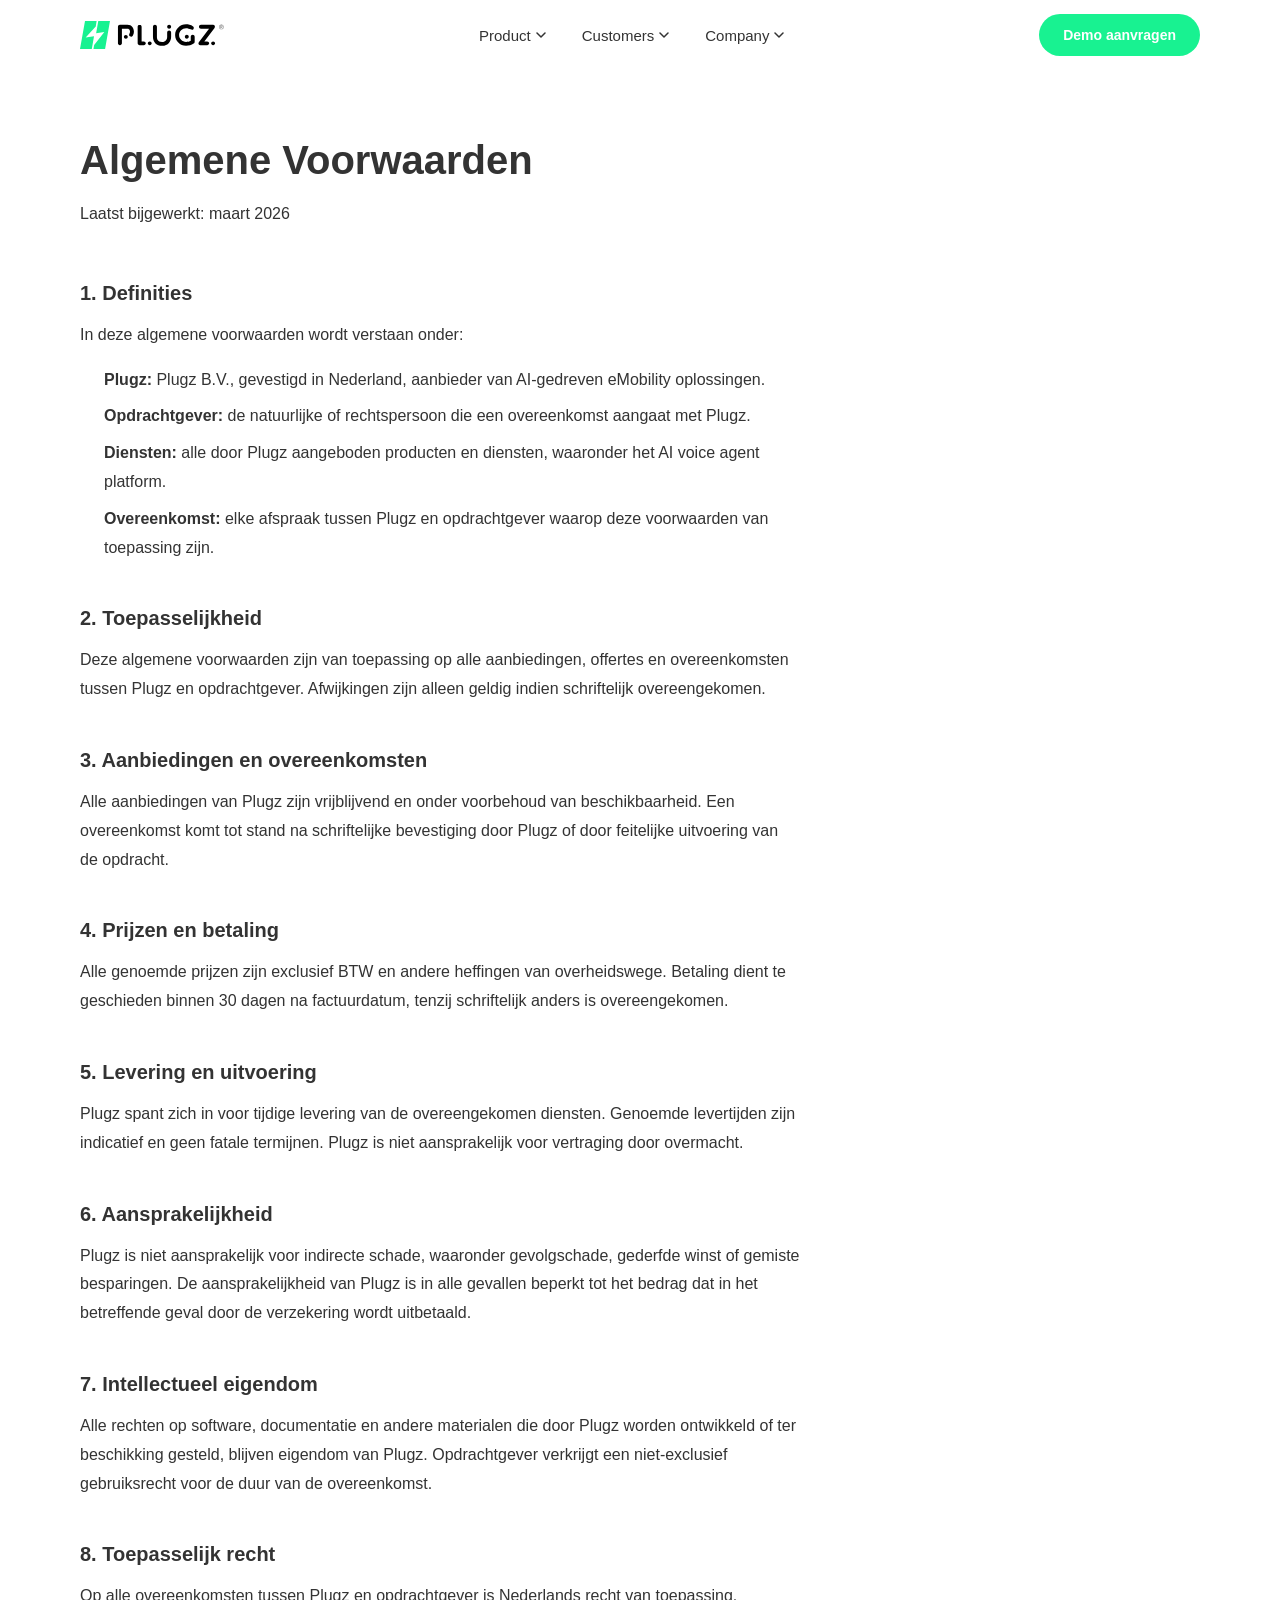
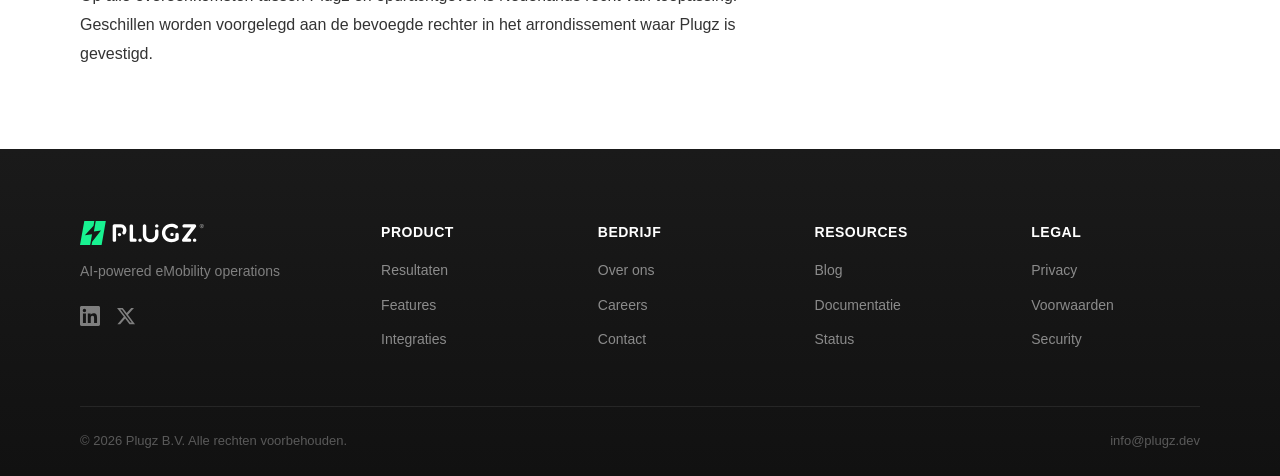
<file: voorwaarden.html>
<!DOCTYPE html>
<html lang="nl">
<head>
  <meta charset="UTF-8">
  <meta name="viewport" content="width=device-width, initial-scale=1.0">
  <title>Algemene Voorwaarden — Plugz</title>
  <meta name="description" content="Algemene Voorwaarden van Plugz B.V. Lees onze voorwaarden voor dienstverlening.">
  <meta property="og:title" content="Algemene Voorwaarden — Plugz">
  <meta property="og:description" content="Algemene Voorwaarden van Plugz B.V.">
  <meta property="og:url" content="https://joe.plugz.dev/voorwaarden.html">
  <meta property="og:type" content="website">
  <meta property="og:image" content="https://joe.plugz.dev/assets/plugz-icon.svg">
  <meta name="twitter:card" content="summary_large_image">
  <meta name="theme-color" content="#18F291">
  <link rel="icon" href="assets/plugz-icon.svg" type="image/svg+xml">
  <link rel="stylesheet" href="styles.css">
</head>
<body>

  <!-- ===== NAVIGATION ===== -->
  <nav class="nav" role="navigation" aria-label="Hoofdnavigatie">
    <div class="container nav-inner">
      <a href="index.html" class="nav-logo" aria-label="Plugz home">
        <img src="assets/plugz-vol-zwart.svg" alt="Plugz" height="28">
      </a>

      <div class="nav-links">
        <div class="nav-dropdown">
          <button class="nav-dropdown-trigger">Product <svg width="10" height="6" viewBox="0 0 10 6" fill="none"><path d="M1 1l4 4 4-4" stroke="currentColor" stroke-width="1.5" stroke-linecap="round" stroke-linejoin="round"/></svg></button>
          <div class="nav-dropdown-menu">
            <a href="index.html#resultaten" class="dropdown-item">
              <strong>Resultaten</strong>
              <span>Bewezen resultaat op schaal</span>
            </a>
            <a href="index.html#features" class="dropdown-item">
              <strong>Features</strong>
              <span>Platform, dashboard &amp; monitoring</span>
            </a>
            <a href="index.html#integraties" class="dropdown-item">
              <strong>Integraties</strong>
              <span>CPMS, CRM &amp; telefonie</span>
            </a>
          </div>
        </div>
        <div class="nav-dropdown">
          <button class="nav-dropdown-trigger">Customers <svg width="10" height="6" viewBox="0 0 10 6" fill="none"><path d="M1 1l4 4 4-4" stroke="currentColor" stroke-width="1.5" stroke-linecap="round" stroke-linejoin="round"/></svg></button>
          <div class="nav-dropdown-menu nav-mega-menu">
            <div class="mega-menu-grid">
              <span class="mega-menu-label">Industries</span>
              <a href="cpms.html" class="dropdown-item">
                <strong>Charge Point Management Systems</strong>
                <span>Software backends &amp; CPMS-platforms</span>
              </a>
              <a href="cpo.html" class="dropdown-item">
                <strong>Charge Point Operators</strong>
                <span>Laadpunt exploitanten &amp; netwerken</span>
              </a>
              <a href="overheid.html" class="dropdown-item">
                <strong>Overheid &amp; Gemeente</strong>
                <span>Publieke laadinfrastructuur</span>
              </a>
              <a href="corporates.html" class="dropdown-item">
                <strong>Corporates</strong>
                <span>Wagenparkbeheer &amp; bedrijfsladen</span>
              </a>
            </div>
          </div>
        </div>
        <div class="nav-dropdown">
          <button class="nav-dropdown-trigger">Company <svg width="10" height="6" viewBox="0 0 10 6" fill="none"><path d="M1 1l4 4 4-4" stroke="currentColor" stroke-width="1.5" stroke-linecap="round" stroke-linejoin="round"/></svg></button>
          <div class="nav-dropdown-menu">
            <a href="index.html#over-ons" class="dropdown-item">
              <strong>Over ons</strong>
              <span>Ons team en onze missie</span>
            </a>
            <a href="careers.html" class="dropdown-item">
              <strong>Careers</strong>
              <span>Werk bij Plugz</span>
            </a>
            <a href="index.html#contact" class="dropdown-item">
              <strong>Contact</strong>
              <span>Neem contact op</span>
            </a>
            <a href="blog.html" class="dropdown-item">
              <strong>Blog</strong>
              <span>Nieuws &amp; inzichten</span>
            </a>
          </div>
        </div>
      </div>

      <a href="index.html#contact" class="btn-nav">Demo aanvragen</a>

      <button class="hamburger" aria-label="Menu openen" aria-expanded="false">
        <span></span>
        <span></span>
        <span></span>
      </button>
    </div>
  </nav>

  <!-- Mobile menu -->
  <div class="mobile-menu" role="dialog" aria-label="Mobiel menu">
    <div class="mobile-menu-section">
      <span class="mobile-menu-label">Product</span>
      <a href="index.html#resultaten">Resultaten</a>
      <a href="index.html#features">Features</a>
      <a href="index.html#integraties">Integraties</a>
    </div>
    <div class="mobile-menu-section">
      <span class="mobile-menu-label">Customers</span>
      <a href="cpms.html">Charge Point Management Systems</a>
      <a href="cpo.html">Charge Point Operators</a>
      <a href="overheid.html">Overheid &amp; Gemeente</a>
      <a href="corporates.html">Corporates</a>
    </div>
    <div class="mobile-menu-section">
      <span class="mobile-menu-label">Company</span>
      <a href="index.html#over-ons">Over ons</a>
      <a href="careers.html">Careers</a>
      <a href="index.html#contact">Contact</a>
      <a href="blog.html">Blog</a>
    </div>
    <a href="index.html#contact" class="btn-primary">Demo aanvragen</a>
  </div>

  <!-- ===== CONTENT ===== -->
  <section class="legal-page">
    <div class="container">
      <div class="fade-in">
        <h1>Algemene Voorwaarden</h1>
        <p class="section-sub">Laatst bijgewerkt: maart 2026</p>
      </div>

      <div class="fade-in">
        <h3>1. Definities</h3>
        <p>In deze algemene voorwaarden wordt verstaan onder:</p>
        <ul>
          <li><strong>Plugz:</strong> Plugz B.V., gevestigd in Nederland, aanbieder van AI-gedreven eMobility oplossingen.</li>
          <li><strong>Opdrachtgever:</strong> de natuurlijke of rechtspersoon die een overeenkomst aangaat met Plugz.</li>
          <li><strong>Diensten:</strong> alle door Plugz aangeboden producten en diensten, waaronder het AI voice agent platform.</li>
          <li><strong>Overeenkomst:</strong> elke afspraak tussen Plugz en opdrachtgever waarop deze voorwaarden van toepassing zijn.</li>
        </ul>

        <h3>2. Toepasselijkheid</h3>
        <p>Deze algemene voorwaarden zijn van toepassing op alle aanbiedingen, offertes en overeenkomsten tussen Plugz en opdrachtgever. Afwijkingen zijn alleen geldig indien schriftelijk overeengekomen.</p>

        <h3>3. Aanbiedingen en overeenkomsten</h3>
        <p>Alle aanbiedingen van Plugz zijn vrijblijvend en onder voorbehoud van beschikbaarheid. Een overeenkomst komt tot stand na schriftelijke bevestiging door Plugz of door feitelijke uitvoering van de opdracht.</p>

        <h3>4. Prijzen en betaling</h3>
        <p>Alle genoemde prijzen zijn exclusief BTW en andere heffingen van overheidswege. Betaling dient te geschieden binnen 30 dagen na factuurdatum, tenzij schriftelijk anders is overeengekomen.</p>

        <h3>5. Levering en uitvoering</h3>
        <p>Plugz spant zich in voor tijdige levering van de overeengekomen diensten. Genoemde levertijden zijn indicatief en geen fatale termijnen. Plugz is niet aansprakelijk voor vertraging door overmacht.</p>

        <h3>6. Aansprakelijkheid</h3>
        <p>Plugz is niet aansprakelijk voor indirecte schade, waaronder gevolgschade, gederfde winst of gemiste besparingen. De aansprakelijkheid van Plugz is in alle gevallen beperkt tot het bedrag dat in het betreffende geval door de verzekering wordt uitbetaald.</p>

        <h3>7. Intellectueel eigendom</h3>
        <p>Alle rechten op software, documentatie en andere materialen die door Plugz worden ontwikkeld of ter beschikking gesteld, blijven eigendom van Plugz. Opdrachtgever verkrijgt een niet-exclusief gebruiksrecht voor de duur van de overeenkomst.</p>

        <h3>8. Toepasselijk recht</h3>
        <p>Op alle overeenkomsten tussen Plugz en opdrachtgever is Nederlands recht van toepassing. Geschillen worden voorgelegd aan de bevoegde rechter in het arrondissement waar Plugz is gevestigd.</p>
      </div>
    </div>
  </section>

  <!-- ===== FOOTER ===== -->
  <footer class="footer">
    <div class="container">
      <div class="footer-top">
        <div class="footer-brand-col">
          <a href="index.html" class="footer-logo" aria-label="Plugz home">
            <img src="assets/plugz-vol-wit.svg" alt="Plugz" height="24">
          </a>
          <p class="footer-tagline">AI-powered eMobility operations</p>
          <div class="footer-socials">
            <a href="#" aria-label="LinkedIn"><svg width="20" height="20" viewBox="0 0 24 24" fill="currentColor"><path d="M20.447 20.452h-3.554v-5.569c0-1.328-.027-3.037-1.852-3.037-1.853 0-2.136 1.445-2.136 2.939v5.667H9.351V9h3.414v1.561h.046c.477-.9 1.637-1.85 3.37-1.85 3.601 0 4.267 2.37 4.267 5.455v6.286zM5.337 7.433a2.062 2.062 0 0 1-2.063-2.065 2.064 2.064 0 1 1 2.063 2.065zm1.782 13.019H3.555V9h3.564v11.452zM22.225 0H1.771C.792 0 0 .774 0 1.729v20.542C0 23.227.792 24 1.771 24h20.451C23.2 24 24 23.227 24 22.271V1.729C24 .774 23.2 0 22.222 0h.003z"/></svg></a>
            <a href="#" aria-label="Twitter/X"><svg width="20" height="20" viewBox="0 0 24 24" fill="currentColor"><path d="M18.244 2.25h3.308l-7.227 8.26 8.502 11.24H16.17l-5.214-6.817L4.99 21.75H1.68l7.73-8.835L1.254 2.25H8.08l4.713 6.231zm-1.161 17.52h1.833L7.084 4.126H5.117z"/></svg></a>
          </div>
        </div>
        <div class="footer-col">
          <h4>Product</h4>
          <a href="index.html#resultaten">Resultaten</a>
          <a href="index.html#features">Features</a>
          <a href="index.html#integraties">Integraties</a>
        </div>
        <div class="footer-col">
          <h4>Bedrijf</h4>
          <a href="index.html#over-ons">Over ons</a>
          <a href="careers.html">Careers</a>
          <a href="index.html#contact">Contact</a>
        </div>
        <div class="footer-col">
          <h4>Resources</h4>
          <a href="blog.html">Blog</a>
          <a href="#">Documentatie</a>
          <a href="#">Status</a>
        </div>
        <div class="footer-col">
          <h4>Legal</h4>
          <a href="privacy.html">Privacy</a>
          <a href="voorwaarden.html">Voorwaarden</a>
          <a href="#">Security</a>
        </div>
      </div>
    </div>
    <div class="footer-bottom-bar">
      <div class="container footer-bottom-inner">
        <span>&copy; 2026 Plugz B.V. Alle rechten voorbehouden.</span>
        <span class="footer-email">info@plugz.dev</span>
      </div>
    </div>
  </footer>

  <script src="main.js"></script>
</body>
</html>
</file>
<file: styles.css>
/* ===== Design Tokens ===== */
:root {
  --green: #18F291;
  --green-light: #58F1B2;
  --green-dark: #007D2E;
  --green-subtle: rgba(24, 242, 145, 0.10);
  --green-glow: rgba(24, 242, 145, 0.25);

  --bg: #FFFFFF;
  --heading: #1a1a1a;
  --body: #333333;
  --muted: #666666;
  --border: rgba(0, 0, 0, 0.06);
  --footer-bg: #1a1a1a;

  --radius-card: 24px;
  --radius-pill: 9999px;
  --radius-input: 14px;

  --shadow-sm: 0 1px 3px rgba(0,0,0,0.04);
  --shadow-card: 0 4px 24px rgba(0,0,0,0.04), 0 1px 2px rgba(0,0,0,0.02);
  --shadow-hover: 0 12px 40px rgba(0,0,0,0.08);
  --shadow-btn: 0 4px 16px rgba(24, 242, 145, 0.3);

  --font: -apple-system, BlinkMacSystemFont, "Segoe UI", Roboto, "Helvetica Neue", Arial, sans-serif;
  --font-hero: clamp(42px, 7vw, 76px);
  --font-section: clamp(32px, 5vw, 52px);
  --font-body: clamp(16px, 1.1vw, 18px);

  --section-py: clamp(80px, 12vw, 140px);
  --section-px: clamp(20px, 4vw, 40px);
  --max-width: 1200px;
  --ease: cubic-bezier(0.4, 0, 0.2, 1);
}

/* ===== Reset ===== */
*, *::before, *::after { box-sizing: border-box; margin: 0; padding: 0; }
html { scroll-behavior: smooth; }
body {
  font-family: var(--font);
  font-size: var(--font-body);
  line-height: 1.6;
  color: var(--body);
  background: var(--bg);
  -webkit-font-smoothing: antialiased;
  -moz-osx-font-smoothing: grayscale;
}
img, svg { max-width: 100%; display: block; }
a { color: inherit; text-decoration: none; }
ul { list-style: none; }
button, input { font-family: inherit; font-size: inherit; border: none; outline: none; background: none; }

/* ===== Container ===== */
.container {
  max-width: var(--max-width);
  margin: 0 auto;
  padding: 0 var(--section-px);
}

section {
  padding: var(--section-py) 0;
  scroll-margin-top: 100px;
}

/* ===== Fade-in ===== */
.fade-in {
  opacity: 0;
  transform: translateY(24px);
  transition: opacity 700ms var(--ease), transform 700ms var(--ease);
}
.fade-in.visible {
  opacity: 1;
  transform: translateY(0);
}

/* ===== NAVIGATION ===== */
.nav {
  position: fixed;
  top: 0;
  left: 0;
  right: 0;
  z-index: 1000;
  padding: 14px 0;
  transition: background 300ms var(--ease), box-shadow 300ms var(--ease), padding 300ms var(--ease);
}

.nav.scrolled {
  background: rgba(255, 255, 255, 0.92);
  backdrop-filter: blur(16px);
  -webkit-backdrop-filter: blur(16px);
  box-shadow: 0 1px 0 var(--border);
  padding: 10px 0;
}

.nav-inner {
  display: flex;
  align-items: center;
  justify-content: space-between;
}

.nav-logo img {
  height: 28px;
  width: auto;
}

.nav-links {
  display: flex;
  align-items: center;
  gap: 36px;
}

.nav-links a {
  font-size: 15px;
  font-weight: 500;
  color: var(--body);
  transition: color 200ms var(--ease);
  position: relative;
}

.nav-links a:hover { color: var(--heading); }

.nav-links a::after {
  content: '';
  position: absolute;
  bottom: -4px;
  left: 0;
  width: 0;
  height: 2px;
  background: var(--green);
  border-radius: 1px;
  transition: width 200ms var(--ease);
}

.nav-links a:hover::after { width: 100%; }

.nav-link-simple {
  font-size: 15px;
  font-weight: 500;
  color: var(--body);
  transition: color 200ms var(--ease);
}
.nav-link-simple:hover { color: var(--heading); }

/* Dropdown navigation */
.nav-dropdown {
  position: relative;
}

.nav-dropdown-trigger {
  font-size: 15px;
  font-weight: 500;
  color: var(--body);
  cursor: pointer;
  display: flex;
  align-items: center;
  gap: 5px;
  padding: 4px 0;
  transition: color 200ms var(--ease);
}

.nav-dropdown-trigger:hover { color: var(--heading); }

.nav-dropdown-trigger svg {
  transition: transform 200ms var(--ease);
  display: inline-block;
}

.nav-dropdown:hover .nav-dropdown-trigger svg {
  transform: rotate(180deg);
}

.nav-dropdown-menu {
  position: absolute;
  top: calc(100% + 12px);
  left: 50%;
  transform: translateX(-50%);
  min-width: 280px;
  background: rgba(30, 30, 30, 0.95);
  backdrop-filter: blur(20px);
  -webkit-backdrop-filter: blur(20px);
  border-radius: 16px;
  padding: 12px;
  opacity: 0;
  visibility: hidden;
  transform: translateX(-50%) translateY(8px);
  transition: opacity 200ms var(--ease), visibility 200ms var(--ease), transform 200ms var(--ease);
  z-index: 100;
}

.nav-dropdown:hover .nav-dropdown-menu {
  opacity: 1;
  visibility: visible;
  transform: translateX(-50%) translateY(0);
}

.nav-dropdown-menu .dropdown-item {
  display: block;
  padding: 12px 16px;
  border-radius: 10px;
  transition: background 150ms var(--ease);
}

.nav-dropdown-menu .dropdown-item:hover {
  background: rgba(255, 255, 255, 0.08);
}

.nav-dropdown-menu .dropdown-item::after {
  display: none;
}

.nav-dropdown-menu .dropdown-item strong {
  display: block;
  font-size: 14px;
  font-weight: 600;
  color: #fff;
  margin-bottom: 2px;
}

.nav-dropdown-menu .dropdown-item span {
  font-size: 13px;
  color: rgba(255, 255, 255, 0.5);
}

/* Mega menu (Customers) */
.nav-mega-menu {
  min-width: 360px;
}

.mega-menu-grid {
  display: flex;
  flex-direction: column;
}

.mega-menu-label {
  font-size: 11px;
  font-weight: 700;
  text-transform: uppercase;
  letter-spacing: 1px;
  color: rgba(255, 255, 255, 0.35);
  padding: 8px 16px 4px;
}

/* Mobile menu sections */
.mobile-menu-section {
  display: flex;
  flex-direction: column;
  gap: 16px;
  width: 100%;
  max-width: 300px;
}

.mobile-menu-label {
  font-size: 11px;
  font-weight: 700;
  text-transform: uppercase;
  letter-spacing: 1px;
  color: var(--muted);
}

.mobile-menu-section a {
  font-size: 18px;
  font-weight: 600;
  color: var(--heading);
}

.btn-nav {
  display: inline-flex;
  align-items: center;
  justify-content: center;
  height: 42px;
  padding: 0 24px;
  background: var(--green);
  color: #fff;
  font-weight: 600;
  font-size: 14px;
  border-radius: var(--radius-pill);
  transition: transform 200ms var(--ease), box-shadow 200ms var(--ease);
  cursor: pointer;
}

.btn-nav:hover {
  transform: translateY(-1px);
  box-shadow: var(--shadow-btn);
}

/* Hamburger */
.hamburger {
  display: none;
  flex-direction: column;
  gap: 5px;
  cursor: pointer;
  padding: 4px;
  z-index: 1001;
}

.hamburger span {
  display: block;
  width: 24px;
  height: 2px;
  background: var(--heading);
  border-radius: 2px;
  transition: transform 300ms var(--ease), opacity 300ms var(--ease);
}

.hamburger.active span:nth-child(1) { transform: rotate(45deg) translate(5px, 5px); }
.hamburger.active span:nth-child(2) { opacity: 0; }
.hamburger.active span:nth-child(3) { transform: rotate(-45deg) translate(5px, -5px); }

/* Mobile menu */
.mobile-menu {
  display: none;
  position: fixed;
  inset: 0;
  background: rgba(255, 255, 255, 0.98);
  backdrop-filter: blur(20px);
  -webkit-backdrop-filter: blur(20px);
  z-index: 999;
  flex-direction: column;
  align-items: center;
  justify-content: center;
  gap: 32px;
  opacity: 0;
  transition: opacity 300ms var(--ease);
}

.mobile-menu.open {
  display: flex;
  opacity: 1;
}

.mobile-menu a {
  font-size: 22px;
  font-weight: 600;
  color: var(--heading);
}

/* ===== HERO ===== */
.hero {
  padding-top: 130px;
  padding-bottom: var(--section-py);
  text-align: center;
}

.hero-card {
  background: var(--green-subtle);
  border-radius: 32px;
  padding: clamp(48px, 6vw, 80px) clamp(32px, 5vw, 72px);
  position: relative;
  overflow: hidden;
  max-width: 1200px;
  margin: 0 auto;
}

.hero-badge {
  display: inline-flex;
  align-items: center;
  gap: 6px;
  padding: 8px 20px;
  background: rgba(255, 255, 255, 0.7);
  color: var(--green-dark);
  font-size: 14px;
  font-weight: 600;
  border-radius: var(--radius-pill);
  margin-bottom: 36px;
  letter-spacing: 0.3px;
}

.hero-badge-icon {
  font-size: 16px;
}

.hero-heading {
  font-size: var(--font-hero);
  font-weight: 700;
  line-height: 1.08;
  letter-spacing: -0.04em;
  color: var(--heading);
  margin-bottom: 28px;
}

/* ===== Rotating words — Neople style ===== */
.rotating-container {
  display: block;
  position: relative;
  height: 1.12em;
  overflow: hidden;
  clip-path: inset(0);
  margin-bottom: 4px;
}

.rotating-track {
  display: block;
  position: relative;
  transition: transform 500ms cubic-bezier(0.68, -0.3, 0.32, 1.3);
}

.rotating-word {
  display: block;
  height: 1.12em;
  line-height: 1.12;
  white-space: nowrap;
}

.rotating-word .highlight-bg {
  background: linear-gradient(135deg, rgba(24, 242, 145, 0.12) 0%, rgba(88, 241, 178, 0.08) 100%);
  border-radius: 14px;
  padding: 0 18px;
  display: inline-block;
}

.hero-static {
  display: block;
  margin-top: 0;
}

.hero-sub {
  font-size: clamp(17px, 1.5vw, 20px);
  color: var(--muted);
  max-width: 620px;
  margin: 0 auto 44px;
  line-height: 1.7;
}

.hero-ctas {
  display: flex;
  align-items: center;
  justify-content: center;
  gap: 16px;
  flex-wrap: wrap;
}

/* ===== Buttons ===== */
.btn-primary {
  display: inline-flex;
  align-items: center;
  justify-content: center;
  height: 56px;
  padding: 0 36px;
  background: var(--green);
  color: #fff;
  font-weight: 600;
  font-size: 16px;
  border-radius: var(--radius-pill);
  cursor: pointer;
  transition: transform 200ms var(--ease), box-shadow 200ms var(--ease);
  border: none;
}

.btn-primary:hover {
  transform: translateY(-2px);
  box-shadow: var(--shadow-btn);
}

.btn-secondary {
  display: inline-flex;
  align-items: center;
  justify-content: center;
  height: 56px;
  padding: 0 36px;
  background: transparent;
  color: var(--heading);
  font-weight: 600;
  font-size: 16px;
  border: 2px solid var(--border);
  border-radius: var(--radius-pill);
  cursor: pointer;
  transition: border-color 200ms var(--ease), transform 200ms var(--ease), background 200ms var(--ease);
}

.btn-secondary:hover {
  border-color: var(--green);
  background: var(--green-subtle);
  transform: translateY(-2px);
}

/* ===== SOCIAL PROOF ===== */
.social-proof {
  padding: 24px 0 32px;
  border-bottom: 1px solid var(--border);
}

.social-proof-label {
  text-align: center;
  font-size: 13px;
  color: #aaa;
  text-transform: uppercase;
  letter-spacing: 2.5px;
  margin-bottom: 28px;
  font-weight: 500;
}

.marquee-track {
  overflow: hidden;
  width: 100%;
}

.marquee-content {
  display: flex;
  align-items: center;
  gap: clamp(32px, 4vw, 56px);
  width: max-content;
  animation: marquee 30s linear infinite;
}

.marquee-track:hover .marquee-content {
  animation-play-state: paused;
}

.marquee-content img {
  height: 28px;
  width: auto;
  opacity: 0.45;
  filter: grayscale(100%);
  transition: opacity 300ms var(--ease), filter 300ms var(--ease);
  flex-shrink: 0;
}

.marquee-content img:hover {
  opacity: 0.8;
  filter: grayscale(0%);
}

@keyframes marquee {
  0% { transform: translateX(0); }
  100% { transform: translateX(-50%); }
}

/* ===== PROBLEM ===== */
.problem { text-align: left; }

.section-heading {
  font-size: var(--font-section);
  font-weight: 700;
  letter-spacing: -0.035em;
  color: var(--heading);
  line-height: 1.15;
  margin-bottom: 48px;
}

.problem-heading {
  font-size: clamp(36px, 5vw, 56px);
  font-weight: 700;
  letter-spacing: -0.035em;
  color: var(--heading);
  line-height: 1.1;
  margin-bottom: 56px;
}

.problem-stats {
  display: flex;
  gap: clamp(32px, 5vw, 80px);
  margin-bottom: 64px;
}

.problem-stat-number {
  font-size: clamp(48px, 7vw, 80px);
  font-weight: 700;
  color: var(--heading);
  line-height: 1;
  letter-spacing: -0.04em;
  margin-bottom: 8px;
}

.problem-stat-label {
  font-size: 16px;
  color: var(--muted);
}

.problem-cards {
  display: grid;
  grid-template-columns: repeat(3, 1fr);
  border-top: 1px solid var(--border);
}

.problem-card {
  padding: 40px 36px;
  border-right: 1px solid var(--border);
}

.problem-card:last-child {
  border-right: none;
  padding-right: 0;
}

.problem-card:first-child {
  padding-left: 0;
}

.problem-card-icon {
  width: 44px;
  height: 44px;
  border-radius: 12px;
  background: var(--green-subtle);
  display: flex;
  align-items: center;
  justify-content: center;
  margin-bottom: 24px;
  color: var(--green-dark);
}

.problem-card h3 {
  font-size: 18px;
  font-weight: 600;
  color: var(--heading);
  margin-bottom: 14px;
  letter-spacing: -0.02em;
}

.problem-card p {
  font-size: 15px;
  color: var(--muted);
  line-height: 1.7;
}

/* ===== BREAK CTA ===== */
.break-cta {
  padding: 0;
}

.break-cta-inner {
  background: linear-gradient(135deg, #0a2e1a 0%, #0d4a28 40%, #0f5e30 100%);
  border-radius: 0;
  padding: clamp(80px, 10vw, 140px) clamp(32px, 5vw, 80px);
  text-align: center;
  position: relative;
  overflow: hidden;
}

.break-cta-inner::before {
  content: '';
  position: absolute;
  top: -50%;
  left: -20%;
  width: 140%;
  height: 200%;
  background: radial-gradient(ellipse at 30% 50%, rgba(24, 242, 145, 0.12) 0%, transparent 60%);
  pointer-events: none;
}

.break-cta-badge {
  display: inline-flex;
  align-items: center;
  padding: 6px 16px;
  background: rgba(24, 242, 145, 0.15);
  color: var(--green);
  font-size: 13px;
  font-weight: 600;
  border-radius: var(--radius-pill);
  margin-bottom: 28px;
  letter-spacing: 0.5px;
  position: relative;
}

.break-cta-heading {
  font-size: clamp(32px, 5vw, 52px);
  font-weight: 700;
  color: #fff;
  letter-spacing: -0.035em;
  line-height: 1.1;
  margin-bottom: 20px;
  max-width: 700px;
  margin-left: auto;
  margin-right: auto;
  position: relative;
}

.break-cta-sub {
  font-size: clamp(16px, 1.3vw, 18px);
  color: rgba(255, 255, 255, 0.7);
  max-width: 560px;
  margin: 0 auto 40px;
  line-height: 1.7;
  position: relative;
}

.btn-break {
  position: relative;
}

/* ===== FEATURES ===== */
.features { text-align: center; }

.features-badge {
  display: inline-flex;
  align-items: center;
  padding: 8px 20px;
  background: var(--green-subtle);
  color: var(--green-dark);
  font-size: 14px;
  font-weight: 600;
  border-radius: var(--radius-pill);
  margin-bottom: 20px;
  letter-spacing: 0.3px;
}

.features-ecosystem {
  display: grid;
  grid-template-columns: 1fr 1.2fr;
  gap: 48px;
  text-align: left;
  align-items: start;
  margin-top: 16px;
}

.features-tabs {
  display: flex;
  flex-direction: column;
  gap: 0;
}

.feature-tab {
  display: block;
  text-align: left;
  padding: 28px 24px;
  border-left: 3px solid var(--border);
  cursor: pointer;
  transition: border-color 300ms var(--ease), background 300ms var(--ease);
  width: 100%;
}

.feature-tab:hover {
  background: rgba(0, 0, 0, 0.02);
}

.feature-tab.active {
  border-left-color: var(--green);
  background: var(--green-subtle);
}

.feature-tab h3 {
  font-size: 18px;
  font-weight: 600;
  color: var(--heading);
  margin-bottom: 8px;
  letter-spacing: -0.02em;
}

.feature-tab p {
  font-size: 14px;
  color: var(--muted);
  line-height: 1.6;
}

/* Feature visual panels */
.features-visual {
  position: relative;
  min-height: 400px;
}

/* Inline visuals (inside tabs) — hidden on desktop */
.feature-inline-visual {
  display: none;
}

.feature-visual-panel {
  display: none;
  animation: fadeUp 400ms var(--ease);
}

.feature-visual-panel.active {
  display: block;
}

.visual-mockup {
  background: linear-gradient(145deg, #e8faf0 0%, #d4f5e3 50%, #c8f0d8 100%);
  border-radius: var(--radius-card);
  padding: 32px;
  min-height: 400px;
  display: flex;
  align-items: center;
  justify-content: center;
}

/* Chat mockup */
.visual-chat {
  width: 100%;
  max-width: 360px;
  display: flex;
  flex-direction: column;
  gap: 12px;
}

.chat-header {
  font-size: 16px;
  font-weight: 600;
  color: var(--heading);
  padding: 12px 16px;
  background: #fff;
  border-radius: 16px;
  display: flex;
  align-items: center;
  gap: 8px;
  box-shadow: var(--shadow-sm);
}

.chat-status {
  width: 8px;
  height: 8px;
  border-radius: 50%;
  background: var(--green);
  display: inline-block;
}

.chat-label {
  font-size: 12px;
  font-weight: 400;
  color: var(--muted);
  margin-left: auto;
}

.chat-bubble {
  padding: 12px 16px;
  border-radius: 16px;
  font-size: 13px;
  line-height: 1.5;
  max-width: 85%;
  box-shadow: var(--shadow-sm);
}

.chat-bubble.agent {
  background: #fff;
  color: var(--body);
  align-self: flex-start;
}

.chat-bubble.user {
  background: var(--green);
  color: #fff;
  align-self: flex-end;
}

.chat-bubble.resolved {
  border: 1.5px solid var(--green);
}

/* Dashboard mockup */
.visual-dashboard {
  width: 100%;
}

.dash-row {
  display: flex;
  gap: 16px;
  margin-bottom: 28px;
}

.dash-kpi {
  flex: 1;
  background: #fff;
  border-radius: 16px;
  padding: 20px 16px;
  text-align: center;
  box-shadow: var(--shadow-sm);
}

.dash-kpi-num {
  display: block;
  font-size: 28px;
  font-weight: 700;
  color: var(--heading);
  letter-spacing: -0.03em;
}

.dash-kpi-label {
  display: block;
  font-size: 11px;
  color: var(--muted);
  margin-top: 4px;
}

.dash-bar-chart {
  display: flex;
  align-items: flex-end;
  gap: 8px;
  height: 120px;
  background: #fff;
  border-radius: 16px;
  padding: 20px 16px;
  box-shadow: var(--shadow-sm);
}

.dash-bar {
  flex: 1;
  background: linear-gradient(to top, var(--green), var(--green-light));
  border-radius: 6px 6px 0 0;
  min-height: 10px;
}

/* Monitoring mockup */
.visual-monitoring {
  width: 100%;
}

.monitor-header {
  font-size: 16px;
  font-weight: 600;
  color: var(--heading);
  margin-bottom: 16px;
  background: #fff;
  padding: 16px 20px;
  border-radius: 16px;
  box-shadow: var(--shadow-sm);
}

.monitor-grid {
  display: grid;
  grid-template-columns: repeat(3, 1fr);
  gap: 8px;
  margin-bottom: 16px;
}

.monitor-node {
  background: #fff;
  padding: 14px 16px;
  border-radius: 12px;
  display: flex;
  align-items: center;
  justify-content: space-between;
  font-size: 13px;
  font-weight: 600;
  color: var(--heading);
  box-shadow: var(--shadow-sm);
}

.monitor-dot {
  width: 10px;
  height: 10px;
  border-radius: 50%;
}

.monitor-dot.green { background: var(--green); }
.monitor-dot.orange { background: #f59e0b; }
.monitor-dot.blue { background: #3b82f6; }

.monitor-alert {
  background: #fff;
  border: 1px solid #f59e0b;
  border-radius: 12px;
  padding: 14px 16px;
  font-size: 13px;
  color: #92400e;
  display: flex;
  align-items: center;
  gap: 10px;
  box-shadow: var(--shadow-sm);
}

.monitor-alert svg {
  flex-shrink: 0;
  color: #f59e0b;
}

/* ===== STRIP CTA ===== */
.strip-cta {
  padding: 20px 0;
  background: rgba(24, 242, 145, 0.06);
  border-top: 1px solid rgba(24, 242, 145, 0.1);
  border-bottom: 1px solid rgba(24, 242, 145, 0.1);
}

.strip-cta-inner {
  display: flex;
  align-items: center;
  justify-content: center;
  gap: 20px;
  flex-wrap: wrap;
}

.strip-cta-badge {
  display: inline-flex;
  align-items: center;
  padding: 4px 14px;
  background: rgba(24, 242, 145, 0.15);
  color: var(--green-dark);
  font-size: 13px;
  font-weight: 600;
  border-radius: var(--radius-pill);
  letter-spacing: 0.3px;
}

.strip-cta-text {
  font-size: 15px;
  font-weight: 500;
  color: var(--body);
}

.strip-cta-link {
  font-size: 15px;
  font-weight: 600;
  color: var(--green-dark);
  transition: color 200ms var(--ease);
}

.strip-cta-link:hover {
  color: var(--heading);
}

/* ===== METRICS ===== */
.metrics {
  background: var(--bg);
  text-align: center;
}

.metrics-eyebrow {
  display: inline-flex;
  align-items: center;
  padding: 8px 20px;
  background: var(--green-subtle);
  color: var(--green-dark);
  font-size: 14px;
  font-weight: 600;
  border-radius: var(--radius-pill);
  margin-bottom: 20px;
  letter-spacing: 0.3px;
}

.metrics-bento {
  display: grid;
  grid-template-columns: repeat(3, 1fr);
  grid-template-rows: auto auto;
  gap: 16px;
  margin-top: 16px;
}

.bento-card {
  background: #f7f8fa;
  border-radius: var(--radius-card);
  padding: 48px 32px;
  text-align: center;
  transition: transform 300ms var(--ease), box-shadow 300ms var(--ease);
}

.bento-card:hover {
  transform: translateY(-3px);
  box-shadow: var(--shadow-card);
}

.bento-large {
  grid-column: span 1;
}

.bento-accent {
  background: var(--heading);
}

.bento-accent .bento-number {
  color: var(--green);
}

.bento-accent .bento-label {
  color: rgba(255, 255, 255, 0.6);
}

.bento-number {
  font-size: clamp(40px, 5vw, 64px);
  font-weight: 700;
  color: var(--heading);
  line-height: 1;
  letter-spacing: -0.04em;
  margin-bottom: 10px;
}

.bento-label {
  font-size: 15px;
  color: var(--muted);
  font-weight: 500;
}

/* ===== INTEGRATION ===== */
.integration { text-align: center; }

.bento-features {
  display: grid;
  grid-template-columns: repeat(2, 1fr);
  gap: 16px;
  text-align: left;
  margin-top: 16px;
}

.bento-feature-card {
  background: #f7f8fa;
  border-radius: var(--radius-card);
  padding: 36px;
  transition: box-shadow 300ms var(--ease), transform 300ms var(--ease);
}

.bento-feature-card:hover {
  box-shadow: var(--shadow-card);
  transform: translateY(-2px);
}

.bento-feature-card h3 {
  font-size: 20px;
  font-weight: 600;
  color: var(--heading);
  margin-bottom: 10px;
  letter-spacing: -0.02em;
}

.bento-feature-card p {
  font-size: 15px;
  color: var(--muted);
  line-height: 1.65;
  margin-bottom: 24px;
}

.bento-feature-visual {
  margin-top: 0;
}

/* Channel pills */
.bento-channels {
  display: flex;
  gap: 8px;
  margin-bottom: 16px;
  flex-wrap: wrap;
}

.channel-pill {
  display: inline-flex;
  align-items: center;
  gap: 6px;
  padding: 8px 16px;
  background: #fff;
  border-radius: var(--radius-pill);
  font-size: 13px;
  font-weight: 500;
  color: var(--body);
  box-shadow: var(--shadow-sm);
}

.channel-pill svg {
  color: var(--green-dark);
}

/* Mini KPI row */
.bento-kpi-row {
  display: flex;
  gap: 12px;
  flex-wrap: wrap;
}

.bento-mini-kpi {
  display: inline-flex;
  align-items: center;
  gap: 6px;
  padding: 8px 16px;
  background: #fff;
  border-radius: 12px;
  font-size: 13px;
  color: var(--muted);
  box-shadow: var(--shadow-sm);
}

.bento-mini-kpi strong {
  color: var(--heading);
  font-weight: 700;
}

/* Action items */
.bento-actions {
  display: flex;
  flex-direction: column;
  gap: 6px;
}

.action-item {
  display: flex;
  align-items: center;
  gap: 10px;
  padding: 10px 16px;
  background: #fff;
  border-radius: 12px;
  font-size: 13px;
  font-weight: 500;
  color: var(--body);
  box-shadow: var(--shadow-sm);
}

.action-item svg {
  color: var(--muted);
  flex-shrink: 0;
}

.action-highlight {
  background: var(--green);
  color: #fff;
}

.action-highlight svg {
  color: #fff;
}

/* Tech badges */
.bento-tech-badges {
  display: flex;
  flex-wrap: wrap;
  gap: 8px;
}

.tech-badge {
  padding: 8px 16px;
  background: #fff;
  border-radius: var(--radius-pill);
  font-size: 13px;
  font-weight: 500;
  color: var(--body);
  box-shadow: var(--shadow-sm);
}

/* Integration groups */
.bento-integrations {
  display: flex;
  gap: 16px;
  flex-wrap: wrap;
}

.integration-group {
  flex: 1;
  min-width: 140px;
  background: #fff;
  border-radius: 16px;
  padding: 16px;
  box-shadow: var(--shadow-sm);
}

.integration-group-label {
  display: block;
  font-size: 11px;
  font-weight: 600;
  text-transform: uppercase;
  letter-spacing: 1px;
  color: var(--muted);
  margin-bottom: 10px;
}

.integration-logos {
  display: flex;
  align-items: center;
  gap: 8px;
  flex-wrap: wrap;
}

.int-logo {
  font-size: 12px;
  font-weight: 600;
  color: var(--body);
  padding: 4px 10px;
  background: #f0f0f0;
  border-radius: 6px;
}

.int-logo-plus {
  font-size: 16px;
  font-weight: 600;
  color: var(--muted);
}

/* Uptime */
.bento-uptime {
  display: flex;
  align-items: center;
  gap: 16px;
  flex-wrap: wrap;
}

.uptime-badge {
  padding: 10px 20px;
  background: #fff;
  border-radius: 12px;
  font-size: 14px;
  color: var(--muted);
  box-shadow: var(--shadow-sm);
}

.uptime-badge strong {
  color: var(--green-dark);
  font-weight: 700;
}

.uptime-status {
  display: inline-flex;
  align-items: center;
  gap: 6px;
  font-size: 13px;
  font-weight: 500;
  color: var(--green-dark);
  padding: 8px 16px;
  background: var(--green-subtle);
  border-radius: var(--radius-pill);
}

.uptime-status::before {
  content: '';
  width: 8px;
  height: 8px;
  border-radius: 50%;
  background: var(--green);
}

/* ===== TESTIMONIAL ===== */
/* ===== ABOUT US ===== */
.about-us {
  background: #f7f8fa;
  text-align: center;
}

.about-badge {
  display: inline-flex;
  align-items: center;
  padding: 6px 18px;
  background: var(--green-subtle);
  color: var(--green-dark);
  font-size: 13px;
  font-weight: 600;
  border-radius: var(--radius-pill);
  margin-bottom: 20px;
  letter-spacing: 0.5px;
}

.about-card {
  display: grid;
  grid-template-columns: 320px 1fr;
  gap: 56px;
  background: #fff;
  border-radius: var(--radius-card);
  padding: 56px;
  margin-top: 48px;
  text-align: left;
  box-shadow: var(--shadow-card);
}

.about-left {
  display: flex;
  flex-direction: column;
}

.about-left .about-logo img {
  height: 28px;
  width: auto;
}

.about-divider {
  width: 100%;
  height: 1px;
  background: var(--border);
  margin: 20px 0;
}

.about-founders-names {
  font-size: 17px;
  margin-bottom: 24px;
}

.about-photo-placeholder {
  width: 100%;
  aspect-ratio: 4 / 3;
  background: #f0f1f3;
  border-radius: 16px;
  display: flex;
  flex-direction: column;
  align-items: center;
  justify-content: center;
  gap: 8px;
  color: var(--muted);
  font-size: 14px;
}

.about-right p {
  font-size: 16px;
  line-height: 1.7;
  color: var(--body);
  margin-bottom: 20px;
}

.about-right p:last-of-type {
  margin-bottom: 28px;
}

.about-linkedin-links {
  display: flex;
  gap: 24px;
}

.about-linkedin {
  display: inline-flex;
  align-items: center;
  gap: 8px;
  font-size: 15px;
  color: var(--muted);
  transition: color 200ms var(--ease);
}

.about-linkedin:hover {
  color: var(--heading);
}

.about-linkedin svg {
  display: inline-block;
}

/* ===== NEWS ===== */
.news {
  background: #fff;
}

.news-header {
  display: flex;
  flex-direction: row;
  justify-content: space-between;
  align-items: baseline;
  margin-bottom: 40px;
}

.news-heading {
  font-size: clamp(32px, 5vw, 48px);
  font-weight: 700;
  letter-spacing: -0.03em;
  color: var(--heading);
}

.news-see-more {
  font-size: 15px;
  color: var(--muted);
  transition: color 200ms var(--ease);
}

.news-see-more:hover {
  color: var(--heading);
}

.news-grid {
  display: grid;
  grid-template-columns: repeat(3, 1fr);
  gap: 28px;
}

.news-card {
  display: block;
  text-decoration: none;
}

.news-card-image {
  height: 240px;
  border-radius: 16px;
  display: flex;
  align-items: center;
  justify-content: center;
  overflow: hidden;
  margin-bottom: 20px;
}

.news-card-logo {
  font-size: 24px;
  font-weight: 700;
  color: white;
}

.news-card-icon {
  display: block;
}

.news-card-quote {
  font-size: 16px;
  font-weight: 600;
  color: var(--heading);
  padding: 24px;
  text-align: center;
}

.news-card h3 {
  font-size: 18px;
  font-weight: 600;
  color: var(--heading);
  margin-bottom: 8px;
  line-height: 1.35;
}

.news-card-meta {
  font-size: 14px;
  color: var(--muted);
}

/* ===== SAFE & SECURE ===== */
.safe-secure {
  background: #f7f8fa;
  border-top: 1px solid var(--border);
  padding: clamp(60px, 8vw, 100px) 0;
}

.safe-secure-inner {
  display: flex;
  align-items: center;
  justify-content: space-between;
  gap: 64px;
}

.safe-secure-heading {
  font-size: clamp(28px, 4vw, 42px);
  font-weight: 700;
  color: var(--heading);
  letter-spacing: -0.03em;
  margin-bottom: 16px;
}

.safe-secure-sub {
  font-size: clamp(16px, 1.2vw, 18px);
  color: var(--muted);
  line-height: 1.7;
  max-width: 520px;
  margin-bottom: 24px;
}

.safe-secure-link {
  display: inline-flex;
  align-items: center;
  font-size: 15px;
  font-weight: 600;
  color: var(--heading);
  padding: 10px 24px;
  border: 1px solid var(--border);
  border-radius: var(--radius-pill);
  transition: all 200ms var(--ease);
}

.safe-secure-link:hover {
  background: var(--heading);
  color: #fff;
  border-color: var(--heading);
}

.safe-secure-badges {
  display: flex;
  gap: 32px;
  flex-shrink: 0;
}

.trust-badge-item {
  display: flex;
  flex-direction: column;
  align-items: center;
  gap: 12px;
}

.trust-badge-circle {
  width: 80px;
  height: 80px;
  border-radius: 50%;
  border: 2px solid rgba(0, 0, 0, 0.08);
  display: flex;
  align-items: center;
  justify-content: center;
  color: var(--muted);
}

.trust-badge-label {
  font-size: 13px;
  font-weight: 600;
  color: var(--muted);
  text-align: center;
  line-height: 1.3;
  text-transform: uppercase;
  letter-spacing: 0.5px;
}

/* ===== CTA / FORM ===== */
.cta { text-align: center; }

.cta-sub {
  font-size: clamp(16px, 1.3vw, 18px);
  color: var(--muted);
  margin: -32px auto 44px;
  max-width: 480px;
}

.cta-form {
  max-width: 540px;
  margin: 0 auto 16px;
}

.form-fields {
  display: flex;
  flex-direction: column;
  gap: 12px;
  margin-bottom: 16px;
}

.cta-form input {
  width: 100%;
  height: 56px;
  padding: 0 20px;
  border: 1px solid var(--border);
  border-radius: var(--radius-input);
  background: var(--bg);
  font-size: 16px;
  color: var(--heading);
  transition: border-color 200ms var(--ease), box-shadow 200ms var(--ease);
}

.cta-form input::placeholder { color: #aaa; }

.cta-form input:focus {
  border-color: var(--green);
  box-shadow: 0 0 0 3px var(--green-subtle);
}

.btn-submit {
  width: 100%;
  font-size: 17px;
  height: 58px;
}

.trust-text {
  font-size: 13px;
  color: #aaa;
  display: flex;
  align-items: center;
  justify-content: center;
  gap: 6px;
  margin-top: 16px;
}

.trust-text svg {
  width: 14px;
  height: 14px;
  flex-shrink: 0;
}

/* Form states */
.form-success {
  display: none;
  text-align: center;
  padding: 48px 24px;
}

.form-success.show {
  display: block;
  animation: fadeUp 500ms var(--ease);
}

.form-success-icon {
  width: 56px;
  height: 56px;
  border-radius: 50%;
  background: var(--green);
  color: #fff;
  font-size: 24px;
  font-weight: 700;
  display: flex;
  align-items: center;
  justify-content: center;
  margin: 0 auto 16px;
}

.form-success h3 {
  font-size: 24px;
  font-weight: 700;
  color: var(--heading);
  margin-bottom: 8px;
}

.form-success p { color: var(--muted); }

.form-error {
  display: none;
  color: #e53e3e;
  font-size: 14px;
  text-align: center;
  margin-top: 8px;
}

.form-error.show { display: block; }

@keyframes fadeUp {
  from { opacity: 0; transform: translateY(16px); }
  to { opacity: 1; transform: translateY(0); }
}

/* ===== FAQ ===== */
.faq {
  background: #fff;
}

.faq-inner {
  display: grid;
  grid-template-columns: 300px 1fr;
  gap: 80px;
  align-items: start;
}

.faq-heading {
  font-size: clamp(32px, 4vw, 44px);
  font-weight: 700;
  color: var(--heading);
  letter-spacing: -0.03em;
  margin-bottom: 16px;
}

.faq-sub {
  font-size: 16px;
  color: var(--muted);
  line-height: 1.6;
  margin-bottom: 32px;
}

.faq-right {
  display: flex;
  flex-direction: column;
  gap: 0;
}

.faq-item {
  border: 1px solid var(--border);
  border-radius: 14px;
  margin-bottom: 10px;
  overflow: hidden;
  transition: box-shadow 200ms var(--ease);
}

.faq-item:hover {
  box-shadow: var(--shadow-sm);
}

.faq-question {
  width: 100%;
  display: flex;
  align-items: center;
  justify-content: space-between;
  padding: 20px 24px;
  font-size: 15px;
  font-weight: 600;
  color: var(--heading);
  cursor: pointer;
  text-align: left;
  gap: 16px;
}

.faq-question svg {
  flex-shrink: 0;
  transition: transform 300ms var(--ease);
  color: var(--muted);
}

.faq-item.open .faq-question svg {
  transform: rotate(180deg);
}

.faq-answer {
  max-height: 0;
  overflow: hidden;
  transition: max-height 300ms var(--ease), padding 300ms var(--ease);
  padding: 0 24px;
}

.faq-item.open .faq-answer {
  max-height: 300px;
  padding: 0 24px 20px;
}

.faq-answer p {
  font-size: 15px;
  color: var(--muted);
  line-height: 1.7;
}

/* ===== FOOTER ===== */
.footer {
  background: linear-gradient(180deg, #1a1a1a 0%, #111 100%);
  color: #fff;
  padding: 72px 0 0;
  margin-top: 0;
}

.footer-top {
  display: grid;
  grid-template-columns: 1.5fr repeat(4, 1fr);
  gap: 48px;
  padding-bottom: 56px;
  border-bottom: 1px solid rgba(255, 255, 255, 0.08);
}

.footer-brand-col .footer-logo img {
  height: 24px;
  width: auto;
}

.footer-tagline {
  font-size: 14px;
  color: rgba(255, 255, 255, 0.45);
  margin-top: 16px;
  line-height: 1.5;
}

.footer-socials {
  display: flex;
  gap: 16px;
  margin-top: 24px;
}

.footer-socials a {
  color: rgba(255, 255, 255, 0.45);
  transition: color 200ms var(--ease);
}

.footer-socials a:hover {
  color: var(--green);
}

.footer-socials svg {
  display: block;
}

.footer-col {
  display: flex;
  flex-direction: column;
  gap: 12px;
}

.footer-col h4 {
  font-size: 14px;
  font-weight: 700;
  color: #fff;
  margin-bottom: 4px;
  text-transform: uppercase;
  letter-spacing: 0.5px;
}

.footer-col a {
  font-size: 14px;
  color: rgba(255, 255, 255, 0.5);
  transition: color 200ms var(--ease);
}

.footer-col a:hover {
  color: #fff;
}

.footer-bottom-bar {
  padding: 24px 0;
}

.footer-bottom-inner {
  display: flex;
  align-items: center;
  justify-content: space-between;
  font-size: 13px;
  color: rgba(255, 255, 255, 0.3);
}

.footer-bottom-inner .footer-email {
  color: rgba(255, 255, 255, 0.3);
}

/* ===== ARTICLE MODALS ===== */
.article-modal-overlay {
  position: fixed;
  inset: 0;
  z-index: 2000;
  background: rgba(0, 0, 0, 0.6);
  backdrop-filter: blur(8px);
  -webkit-backdrop-filter: blur(8px);
  display: flex;
  align-items: center;
  justify-content: center;
  padding: 40px 20px;
  opacity: 0;
  visibility: hidden;
  transition: opacity 300ms var(--ease), visibility 300ms var(--ease);
}

.article-modal-overlay.open {
  opacity: 1;
  visibility: visible;
}

.article-modal {
  background: #fff;
  border-radius: 20px;
  max-width: 720px;
  width: 100%;
  max-height: calc(100vh - 80px);
  overflow-y: auto;
  position: relative;
  transform: translateY(20px) scale(0.97);
  transition: transform 300ms var(--ease);
  scrollbar-width: none;
  -ms-overflow-style: none;
}

.article-modal::-webkit-scrollbar {
  display: none;
}

.article-modal-overlay.open .article-modal {
  transform: translateY(0) scale(1);
}

.article-modal-close {
  position: absolute;
  top: 16px;
  right: 16px;
  width: 40px;
  height: 40px;
  border-radius: 50%;
  background: rgba(255, 255, 255, 0.9);
  backdrop-filter: blur(8px);
  display: flex;
  align-items: center;
  justify-content: center;
  font-size: 24px;
  color: var(--heading);
  cursor: pointer;
  z-index: 10;
  transition: background 200ms var(--ease);
  line-height: 1;
}

.article-modal-close:hover {
  background: #fff;
  box-shadow: var(--shadow-card);
}

.article-modal-header {
  height: 200px;
  border-radius: 20px 20px 0 0;
  display: flex;
  align-items: center;
  justify-content: center;
}

.article-modal-body {
  padding: 40px 48px 48px;
}

.article-modal-meta {
  font-size: 13px;
  color: var(--muted);
  margin-bottom: 12px;
  text-transform: uppercase;
  letter-spacing: 0.5px;
}

.article-modal-body h2 {
  font-size: clamp(24px, 3vw, 32px);
  font-weight: 700;
  color: var(--heading);
  line-height: 1.2;
  letter-spacing: -0.02em;
  margin-bottom: 24px;
}

.article-modal-body h3 {
  font-size: 18px;
  font-weight: 700;
  color: var(--heading);
  margin-top: 32px;
  margin-bottom: 12px;
}

.article-modal-body p {
  font-size: 16px;
  color: var(--body);
  line-height: 1.75;
  margin-bottom: 16px;
}

.article-modal-body ul {
  list-style: none;
  padding: 0;
  margin-bottom: 16px;
}

.article-modal-body ul li {
  font-size: 16px;
  color: var(--body);
  line-height: 1.75;
  padding-left: 24px;
  position: relative;
  margin-bottom: 8px;
}

.article-modal-body ul li::before {
  content: '';
  position: absolute;
  left: 0;
  top: 11px;
  width: 8px;
  height: 8px;
  background: var(--green);
  border-radius: 50%;
}

.article-modal-body blockquote {
  border-left: 3px solid var(--green);
  padding: 16px 24px;
  margin: 32px 0;
  background: var(--green-subtle);
  border-radius: 0 12px 12px 0;
}

.article-modal-body blockquote p {
  font-size: 17px;
  font-weight: 500;
  color: var(--heading);
  font-style: italic;
  margin-bottom: 8px;
}

.article-modal-body blockquote cite {
  font-size: 14px;
  color: var(--muted);
  font-style: normal;
}

.article-modal-cta {
  margin-top: 40px;
  padding-top: 32px;
  border-top: 1px solid var(--border);
}

/* ===== RESPONSIVE ===== */
@media (max-width: 1024px) {
  /* Features ecosystem stacks */
  .features-ecosystem { grid-template-columns: 1fr; }
  .features-visual { min-height: 300px; }

  /* Metrics & bento */
  .metrics-bento { grid-template-columns: repeat(2, 1fr); }
  .bento-features { grid-template-columns: 1fr; }

  /* Problem stats wrap */
  .problem-stats { flex-wrap: wrap; }

  /* About card stacks */
  .about-card { grid-template-columns: 1fr; gap: 40px; }

  /* FAQ stacks */
  .faq-inner { grid-template-columns: 1fr; gap: 40px; }

  /* Safe & Secure stacks */
  .safe-secure-inner { flex-direction: column; text-align: center; }
  .safe-secure-sub { margin-left: auto; margin-right: auto; }

  /* Footer */
  .footer-top { grid-template-columns: repeat(2, 1fr); }
  .footer-brand-col { grid-column: 1 / -1; }
}

@media (max-width: 768px) {
  /* Nav */
  .nav-links, .btn-nav { display: none; }
  .hamburger { display: flex; }

  /* Mobile menu full-screen overlay */
  .mobile-menu {
    padding: 100px 32px 48px;
    align-items: flex-start;
    justify-content: flex-start;
    overflow-y: auto;
    -webkit-overflow-scrolling: touch;
    gap: 40px;
  }
  .mobile-menu a {
    font-size: 20px;
  }
  .mobile-menu-section {
    max-width: 100%;
    gap: 14px;
  }
  .mobile-menu-section a {
    font-size: 17px;
  }

  /* Hero */
  .hero { padding-top: 100px; }
  .hero-card {
    padding: clamp(32px, 5vw, 48px) clamp(20px, 4vw, 32px);
    border-radius: 24px;
  }
  .hero-heading { letter-spacing: -0.03em; }
  .rotating-container { margin-bottom: 0; }

  /* Social proof */
  .social-proof { padding: 20px 0 24px; }
  .social-proof-label { margin-bottom: 20px; font-size: 12px; }

  /* Problem - stats in a row like Duna */
  .problem-stats {
    flex-direction: row;
    gap: 0;
    border: none;
    padding: 28px 0;
    margin-bottom: 48px;
  }
  .problem-stat {
    flex: 1;
    text-align: left;
  }
  .problem-stat-number {
    font-size: clamp(32px, 8vw, 48px);
    margin-bottom: 4px;
  }
  .problem-stat-label {
    font-size: 13px;
  }
  .problem-cards { grid-template-columns: 1fr; }
  .problem-card {
    border-right: none;
    border-bottom: 1px solid var(--border);
    padding: 28px 0;
  }
  .problem-card:last-child { border-bottom: none; }
  .problem-card:first-child { padding-left: 0; }

  /* Features - mobile stacking cards like lemonflow */
  .features-ecosystem {
    display: block;
  }
  .features-tabs {
    display: flex;
    flex-direction: column;
    gap: 0;
  }
  .feature-tab {
    border-left: none;
    border: none;
    border-radius: 24px;
    padding: 32px 24px;
    margin-bottom: 0;
    background: #f7f8fa;
    cursor: default;
    position: sticky;
    top: 70px;
    z-index: 10;
    box-shadow: 0 -4px 20px rgba(0,0,0,0.06);
  }
  .feature-tab:nth-child(1) { top: 70px; z-index: 11; }
  .feature-tab:nth-child(2) { top: 90px; z-index: 12; }
  .feature-tab:nth-child(3) { top: 110px; z-index: 13; }
  .feature-tab.active {
    border-color: transparent;
    background: #f7f8fa;
  }
  .feature-tab h3 {
    font-size: 22px;
    font-weight: 700;
    margin-bottom: 12px;
  }
  .feature-tab p {
    font-size: 15px;
    margin-bottom: 20px;
  }
  /* Show inline visuals on mobile */
  .feature-inline-visual {
    display: block;
    margin-top: 4px;
  }
  .feature-inline-visual .visual-mockup {
    min-height: auto;
    padding: 20px;
    border-radius: 16px;
  }
  /* Hide desktop visual panel on mobile */
  .features-visual {
    display: none;
  }

  /* Integration bento - sticky stacking cards */
  .bento-features {
    grid-template-columns: 1fr;
    gap: 0;
  }
  .bento-feature-card {
    padding: 28px;
    position: sticky;
    z-index: 10;
    box-shadow: 0 -4px 20px rgba(0,0,0,0.06);
    border-radius: 24px;
  }
  .bento-feature-card:nth-child(1) { top: 70px; z-index: 11; }
  .bento-feature-card:nth-child(2) { top: 90px; z-index: 12; }
  .bento-feature-card:nth-child(3) { top: 110px; z-index: 13; }
  .bento-feature-card:nth-child(4) { top: 130px; z-index: 14; }
  .bento-feature-card:nth-child(5) { top: 150px; z-index: 15; }
  .bento-feature-card:nth-child(6) { top: 170px; z-index: 16; }

  /* Metrics - 2 column grid, scaled numbers */
  .metrics-bento {
    display: grid;
    grid-template-columns: repeat(2, 1fr);
    gap: 10px;
  }
  .bento-card {
    padding: 28px 16px;
    position: relative;
    box-shadow: none;
    border-radius: 16px;
  }
  .bento-number {
    font-size: clamp(28px, 7vw, 40px);
  }
  .bento-label {
    font-size: 13px;
  }

  /* Break CTA */
  .break-cta-inner {
    padding: clamp(60px, 8vw, 100px) clamp(24px, 4vw, 48px);
  }

  /* Strip CTA */
  .strip-cta-inner {
    flex-direction: column;
    text-align: center;
    gap: 12px;
  }

  /* About */
  .about-card { padding: 32px 24px; }
  .about-photo-placeholder { aspect-ratio: 16 / 9; }

  /* News */
  .news-grid { grid-template-columns: 1fr; max-width: 480px; }
  .news-card-image { height: 200px; }

  /* Safe & Secure - keep badges in a row */
  .safe-secure-badges { flex-direction: row; justify-content: center; gap: 20px; }
  .trust-badge-circle { width: 56px; height: 56px; }
  .trust-badge-circle svg { width: 24px; height: 24px; }
  .trust-badge-label { font-size: 11px; }

  /* FAQ */
  .faq-inner { gap: 32px; }
  .faq-heading { font-size: clamp(28px, 5vw, 36px); }

  /* Footer */
  .footer-top { grid-template-columns: repeat(2, 1fr); gap: 32px; }
  .footer-bottom-inner {
    flex-direction: column;
    text-align: center;
    gap: 8px;
  }

  /* Monitor grid */
  .monitor-grid { grid-template-columns: repeat(2, 1fr); }

  /* Modals */
  .article-modal {
    width: 95%;
    max-height: 90vh;
    border-radius: 16px;
  }
  .article-modal-body { padding: 28px 24px 32px; }
  .article-modal-header { height: 160px; }
}

@media (max-width: 480px) {
  .marquee-content { gap: 24px; }
  .hero-ctas { flex-direction: column; }
  .hero-ctas .btn-primary,
  .hero-ctas .btn-secondary { width: 100%; }
  .dash-row { flex-direction: column; }
  .monitor-grid { grid-template-columns: 1fr; }
  .footer-top { grid-template-columns: 1fr; }
  .safe-secure-badges { flex-direction: row; justify-content: center; gap: 16px; }
  .trust-badge-circle { width: 52px; height: 52px; }
  .trust-badge-circle svg { width: 22px; height: 22px; }
  .trust-badge-label { font-size: 10px; }
  .about-card { padding: 24px 20px; }
  .bento-feature-card { padding: 24px 20px; }
  .problem-heading { font-size: clamp(28px, 6vw, 40px); }
}

/* ===== LEGAL PAGES ===== */
.legal-page {
  padding: 8rem 0 4rem;
}
.legal-page h1 {
  font-size: 2.5rem;
  margin-bottom: .5rem;
}
.legal-page .section-sub {
  color: var(--text-muted);
  margin-bottom: 3rem;
}
.legal-page h3 {
  font-size: 1.25rem;
  margin-top: 2.5rem;
  margin-bottom: .75rem;
  color: var(--text);
}
.legal-page p {
  color: var(--text-muted);
  line-height: 1.8;
  margin-bottom: 1rem;
  max-width: 720px;
}
.legal-page ul {
  color: var(--text-muted);
  line-height: 1.8;
  margin-bottom: 1rem;
  padding-left: 1.5rem;
  max-width: 720px;
}
.legal-page li {
  margin-bottom: .5rem;
}
.legal-page a {
  color: var(--accent);
  text-decoration: underline;
}
</file>
